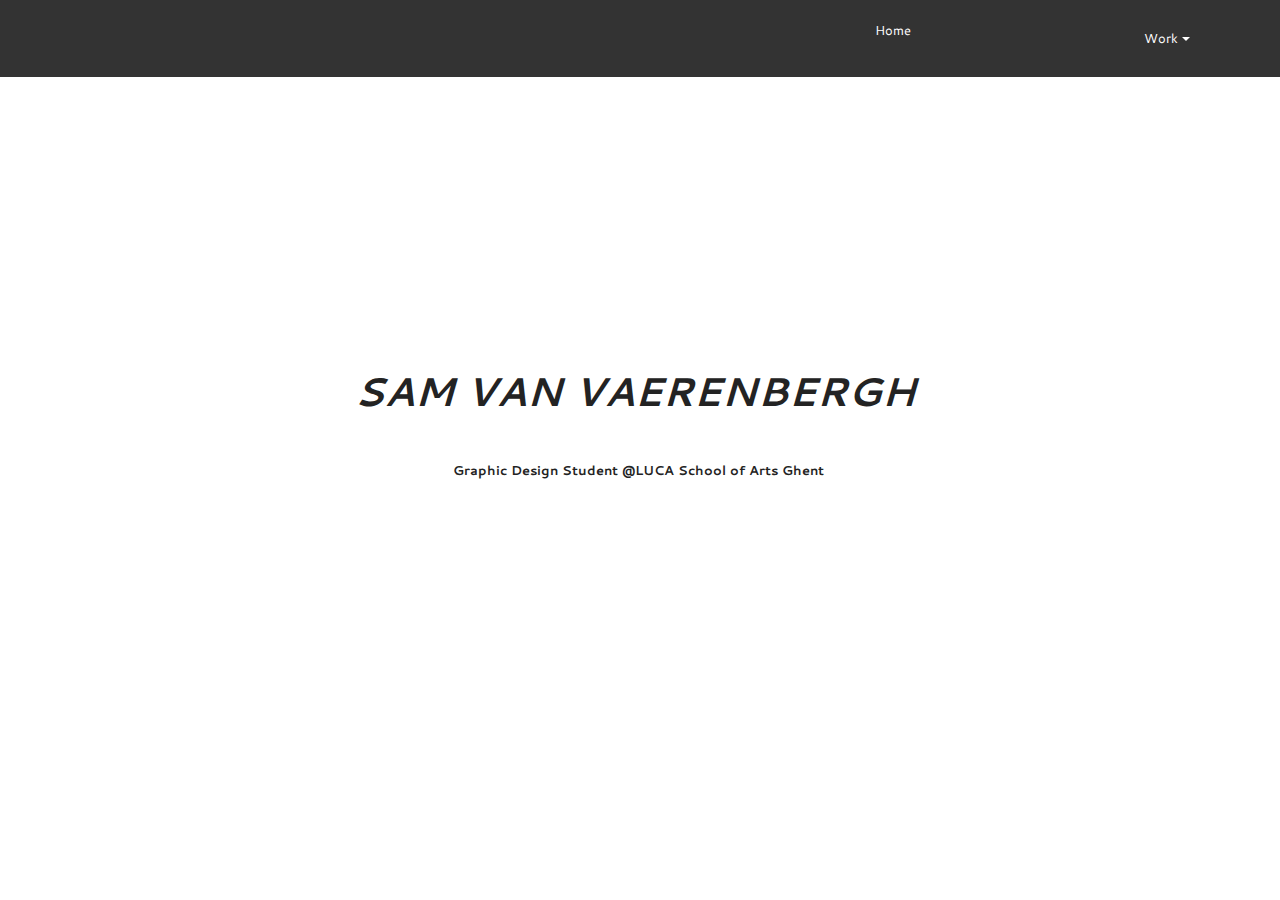
<file: index.html>
<!DOCTYPE html>
<html >
<head>
  <!-- Site made with Mobirise Website Builder v4.8.3, https://mobirise.com -->
  <meta charset="UTF-8">
  <meta http-equiv="X-UA-Compatible" content="IE=edge">
  <meta name="generator" content="Mobirise v4.8.3, mobirise.com">
  <meta name="viewport" content="width=device-width, initial-scale=1, minimum-scale=1">
  <link rel="shortcut icon" href="assets/images/logo2.png" type="image/x-icon">
  <meta name="description" content="">
  <title>Home</title>
  <link rel="stylesheet" href="assets/web/assets/mobirise-icons/mobirise-icons.css">
  <link rel="stylesheet" href="assets/tether/tether.min.css">
  <link rel="stylesheet" href="assets/bootstrap/css/bootstrap.min.css">
  <link rel="stylesheet" href="assets/bootstrap/css/bootstrap-grid.min.css">
  <link rel="stylesheet" href="assets/bootstrap/css/bootstrap-reboot.min.css">
  <link rel="stylesheet" href="assets/dropdown/css/style.css">
  <link rel="stylesheet" href="assets/theme/css/style.css">
  <link rel="stylesheet" href="assets/mobirise/css/mbr-additional.css" type="text/css">
  
  
  
</head>
<body>
  <section class="menu cid-r5q3Pxdelw" once="menu" id="menu1-5">

    

    <nav class="navbar navbar-expand beta-menu navbar-dropdown align-items-center navbar-fixed-top navbar-toggleable-sm">
        <button class="navbar-toggler navbar-toggler-right" type="button" data-toggle="collapse" data-target="#navbarSupportedContent" aria-controls="navbarSupportedContent" aria-expanded="false" aria-label="Toggle navigation">
            <div class="hamburger">
                <span></span>
                <span></span>
                <span></span>
                <span></span>
            </div>
        </button>
        <div class="menu-logo">
            <div class="navbar-brand">
                
                
            </div>
        </div>
        <div class="collapse navbar-collapse" id="navbarSupportedContent">
            <ul class="navbar-nav nav-dropdown nav-right navbar-nav-top-padding" data-app-modern-menu="true"><li class="nav-item">
                    <a class="nav-link link text-white display-7" href="https://mobirise.com">
                        </a>
                </li>
                <li class="nav-item">
                    <a class="nav-link link text-white display-7" href="https://mobirise.com">
                        </a>
                </li><li class="nav-item"><a class="nav-link link text-white display-7" href="index.html"><p>Home &nbsp; &nbsp; &nbsp; &nbsp; &nbsp; &nbsp; &nbsp;&nbsp;&nbsp;&nbsp;&nbsp;&nbsp;&nbsp;&nbsp;&nbsp;&nbsp;&nbsp;&nbsp;&nbsp;&nbsp;&nbsp;&nbsp;&nbsp;&nbsp;&nbsp;&nbsp;&nbsp;&nbsp;&nbsp;&nbsp;&nbsp;&nbsp;&nbsp;&nbsp;&nbsp;&nbsp;&nbsp;&nbsp;&nbsp; &nbsp; &nbsp; &nbsp;&nbsp;</p></a></li><li class="nav-item dropdown open"><a class="nav-link link text-white dropdown-toggle display-7" href="https://mobirise.com" data-toggle="dropdown-submenu" aria-expanded="true">
                        
                        Work</a><div class="dropdown-menu"><a class="text-white dropdown-item display-7" href="drukwerk.html">Grafisch ontwerp</a><a class="text-white dropdown-item display-7" href="tekeningen.html">Tekeningen</a><a class="text-white dropdown-item display-7" href="tekeningen2017.html">Archief</a></div></li></ul>
            
        </div>
    </nav>
</section>

<section class="engine"><a href="https://mobiri.se/j">website templates</a></section><section class="cid-qTkA127IK8 mbr-fullscreen" id="header2-1">

    

    

    <div class="container align-center">
        <div class="row justify-content-md-center">
            <div class="mbr-white col-md-10">
                <h1 class="mbr-section-title mbr-bold pb-3 mbr-fonts-style display-5"><em>SAM VAN VAERENBERGH&nbsp;</em></h1>
                
                <p class="mbr-text pb-3 mbr-fonts-style display-7"><strong><br>Graphic Design Student @LUCA School of Arts Ghent&nbsp;<br></strong><br></p>
                
            </div>
        </div>
    </div>
    
</section>


  <script src="assets/web/assets/jquery/jquery.min.js"></script>
  <script src="assets/popper/popper.min.js"></script>
  <script src="assets/tether/tether.min.js"></script>
  <script src="assets/bootstrap/js/bootstrap.min.js"></script>
  <script src="assets/smoothscroll/smooth-scroll.js"></script>
  <script src="assets/dropdown/js/script.min.js"></script>
  <script src="assets/touchswipe/jquery.touch-swipe.min.js"></script>
  <script src="assets/theme/js/script.js"></script>
  
  
</body>
</html>
</file>
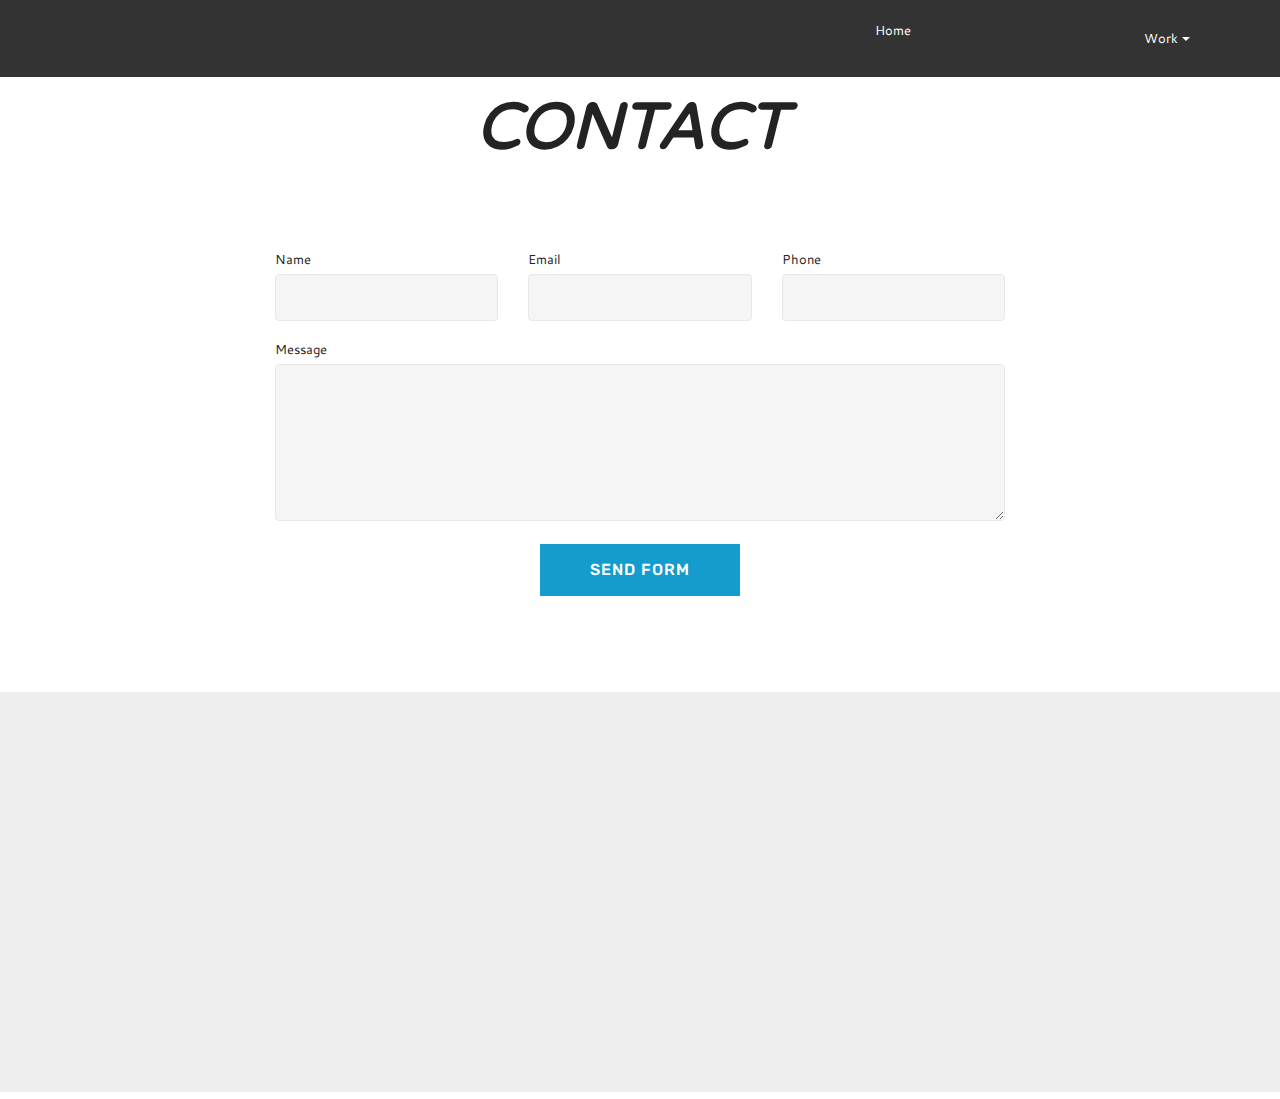
<file: contact .html>
<!DOCTYPE html>
<html >
<head>
  <!-- Site made with Mobirise Website Builder v4.8.3, https://mobirise.com -->
  <meta charset="UTF-8">
  <meta http-equiv="X-UA-Compatible" content="IE=edge">
  <meta name="generator" content="Mobirise v4.8.3, mobirise.com">
  <meta name="viewport" content="width=device-width, initial-scale=1, minimum-scale=1">
  <link rel="shortcut icon" href="assets/images/logo2.png" type="image/x-icon">
  <meta name="description" content="Site Generator Description">
  <title>Contact</title>
  <link rel="stylesheet" href="assets/web/assets/mobirise-icons/mobirise-icons.css">
  <link rel="stylesheet" href="assets/tether/tether.min.css">
  <link rel="stylesheet" href="assets/bootstrap/css/bootstrap.min.css">
  <link rel="stylesheet" href="assets/bootstrap/css/bootstrap-grid.min.css">
  <link rel="stylesheet" href="assets/bootstrap/css/bootstrap-reboot.min.css">
  <link rel="stylesheet" href="assets/dropdown/css/style.css">
  <link rel="stylesheet" href="assets/theme/css/style.css">
  <link rel="stylesheet" href="assets/mobirise/css/mbr-additional.css" type="text/css">
  
  
  
</head>
<body>
  <section class="menu cid-r64PjHKvKR" once="menu" id="menu1-s">

    

    <nav class="navbar navbar-expand beta-menu navbar-dropdown align-items-center navbar-fixed-top navbar-toggleable-sm">
        <button class="navbar-toggler navbar-toggler-right" type="button" data-toggle="collapse" data-target="#navbarSupportedContent" aria-controls="navbarSupportedContent" aria-expanded="false" aria-label="Toggle navigation">
            <div class="hamburger">
                <span></span>
                <span></span>
                <span></span>
                <span></span>
            </div>
        </button>
        <div class="menu-logo">
            <div class="navbar-brand">
                
                
            </div>
        </div>
        <div class="collapse navbar-collapse" id="navbarSupportedContent">
            <ul class="navbar-nav nav-dropdown nav-right navbar-nav-top-padding" data-app-modern-menu="true"><li class="nav-item">
                    <a class="nav-link link text-white display-7" href="https://mobirise.com">
                        </a>
                </li>
                <li class="nav-item">
                    <a class="nav-link link text-white display-7" href="https://mobirise.com">
                        </a>
                </li><li class="nav-item"><a class="nav-link link text-white display-7" href="index.html"><p>Home &nbsp; &nbsp; &nbsp; &nbsp; &nbsp; &nbsp; &nbsp;&nbsp;&nbsp;&nbsp;&nbsp;&nbsp;&nbsp;&nbsp;&nbsp;&nbsp;&nbsp;&nbsp;&nbsp;&nbsp;&nbsp;&nbsp;&nbsp;&nbsp;&nbsp;&nbsp;&nbsp;&nbsp;&nbsp;&nbsp;&nbsp;&nbsp;&nbsp;&nbsp;&nbsp;&nbsp;&nbsp;&nbsp;&nbsp; &nbsp; &nbsp; &nbsp;&nbsp;</p></a></li><li class="nav-item dropdown open"><a class="nav-link link text-white dropdown-toggle display-7" href="https://mobirise.com" data-toggle="dropdown-submenu" aria-expanded="true">
                        
                        Work</a><div class="dropdown-menu"><a class="text-white dropdown-item display-7" href="drukwerk.html">Grafisch ontwerp</a><a class="text-white dropdown-item display-7" href="tekeningen.html">Tekeningen</a><a class="text-white dropdown-item display-7" href="tekeningen2017.html">Archief</a></div></li></ul>
            
        </div>
    </nav>
</section>

<section class="engine"><a href="https://mobiri.se/l">free website templates</a></section><section class="mbr-section form1 cid-r64PGbZO6x" id="form1-v">

    

    
    <div class="container">
        <div class="row justify-content-center">
            <div class="title col-12 col-lg-8">
                <h2 class="mbr-section-title align-center pb-3 mbr-fonts-style display-2"><strong><em>
                    CONTACT&nbsp;</em></strong></h2>
                <h3 class="mbr-section-subtitle align-center mbr-light pb-3 mbr-fonts-style display-5"></h3>
            </div>
        </div>
    </div>
    <div class="container">
        <div class="row justify-content-center">
            <div class="media-container-column col-lg-8" data-form-type="formoid">
                    <div data-form-alert="" hidden="">Thanks for filling out the form!</div>
            
                    <form class="mbr-form" action="https://mobirise.com/" method="post" data-form-title="Mobirise Form"><input type="hidden" name="email" data-form-email="true" value="Jb71Xs+C7JhO7MJVMj/LXB3nggVIFve4ouctJnlxmSZQvciT5rHT/3mISQ76e/7Z/hStYJVlsyPu1wMDMvEj95Qf+FWpc9HwW1Nyk5i63CpYUgZu1+exlQRILoE8UGzA">
                        <div class="row row-sm-offset">
                            <div class="col-md-4 multi-horizontal" data-for="name">
                                <div class="form-group">
                                    <label class="form-control-label mbr-fonts-style display-7" for="name-form1-v">Name</label>
                                    <input type="text" class="form-control" name="name" data-form-field="Name" required="" id="name-form1-v">
                                </div>
                            </div>
                            <div class="col-md-4 multi-horizontal" data-for="email">
                                <div class="form-group">
                                    <label class="form-control-label mbr-fonts-style display-7" for="email-form1-v">Email</label>
                                    <input type="email" class="form-control" name="email" data-form-field="Email" required="" id="email-form1-v">
                                </div>
                            </div>
                            <div class="col-md-4 multi-horizontal" data-for="phone">
                                <div class="form-group">
                                    <label class="form-control-label mbr-fonts-style display-7" for="phone-form1-v">Phone</label>
                                    <input type="tel" class="form-control" name="phone" data-form-field="Phone" id="phone-form1-v">
                                </div>
                            </div>
                        </div>
                        <div class="form-group" data-for="message">
                            <label class="form-control-label mbr-fonts-style display-7" for="message-form1-v">Message</label>
                            <textarea type="text" class="form-control" name="message" rows="7" data-form-field="Message" id="message-form1-v"></textarea>
                        </div>
            
                        <span class="input-group-btn">
                            <button href="" type="submit" class="btn btn-primary btn-form display-4">SEND FORM</button>
                        </span>
                    </form>
            </div>
        </div>
    </div>
</section>

<section class="map1 cid-r64PWldXZv" id="map1-w">

     

    <div class="google-map"><iframe frameborder="0" style="border:0" src="https://www.google.com/maps/embed/v1/place?key=AIzaSyA0Dx_boXQiwvdz8sJHoYeZNVTdoWONYkU&amp;q=place_id:ChIJn6wOs6lZwokRLKy1iqRcoKw" allowfullscreen=""></iframe></div>
</section>


  <script src="assets/web/assets/jquery/jquery.min.js"></script>
  <script src="assets/popper/popper.min.js"></script>
  <script src="assets/tether/tether.min.js"></script>
  <script src="assets/bootstrap/js/bootstrap.min.js"></script>
  <script src="assets/smoothscroll/smooth-scroll.js"></script>
  <script src="assets/dropdown/js/script.min.js"></script>
  <script src="assets/touchswipe/jquery.touch-swipe.min.js"></script>
  <script src="assets/theme/js/script.js"></script>
  <script src="assets/formoid/formoid.min.js"></script>
  
  
</body>
</html>
</file>
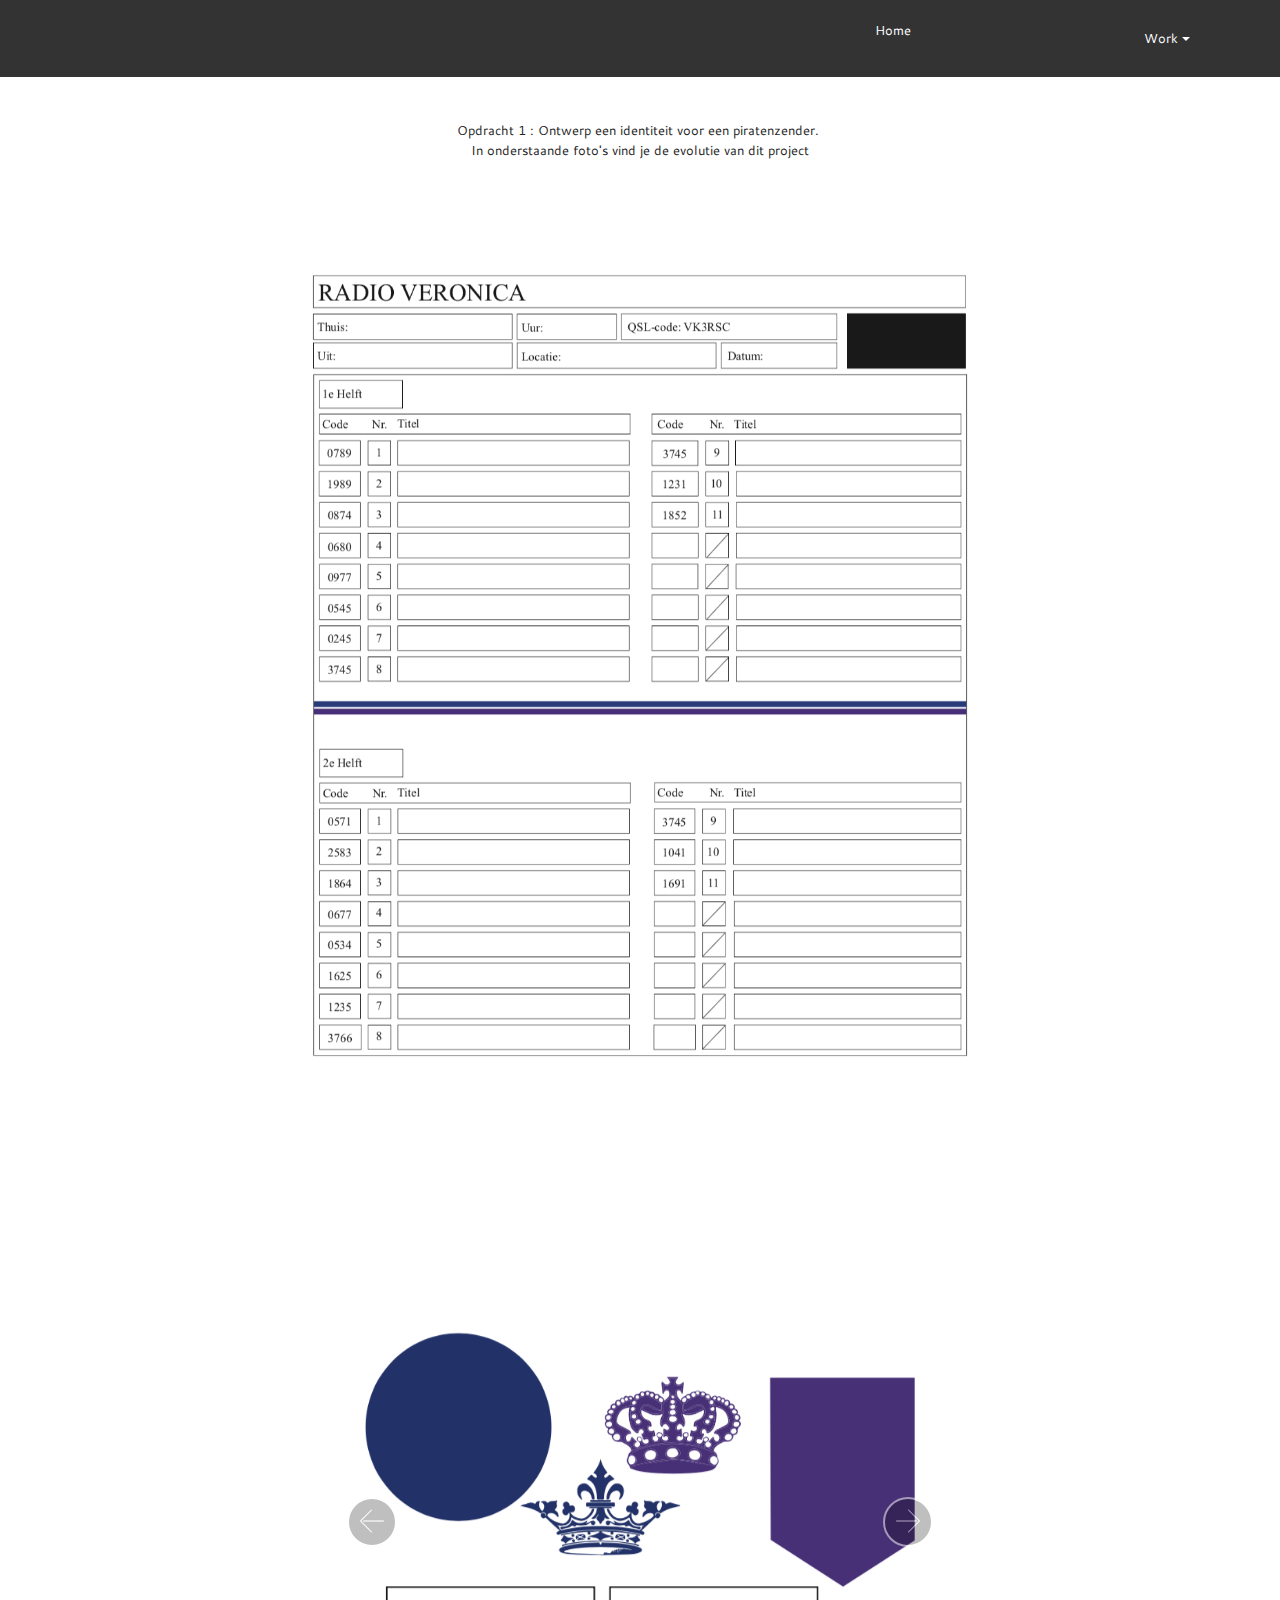
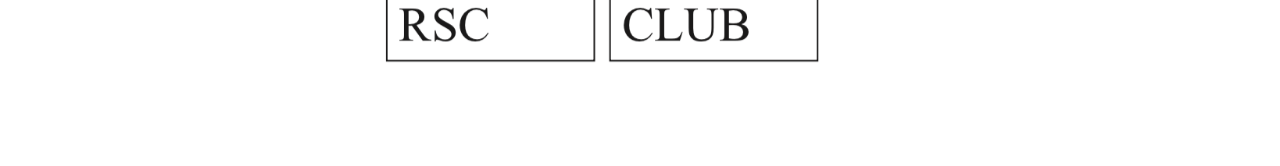
<file: drukwerk.html>
<!DOCTYPE html>
<html >
<head>
  <!-- Site made with Mobirise Website Builder v4.8.3, https://mobirise.com -->
  <meta charset="UTF-8">
  <meta http-equiv="X-UA-Compatible" content="IE=edge">
  <meta name="generator" content="Mobirise v4.8.3, mobirise.com">
  <meta name="viewport" content="width=device-width, initial-scale=1, minimum-scale=1">
  <link rel="shortcut icon" href="assets/images/logo2.png" type="image/x-icon">
  <meta name="description" content="Web Site Builder Description">
  <title>Drukwerk&nbsp;</title>
  <link rel="stylesheet" href="assets/web/assets/mobirise-icons/mobirise-icons.css">
  <link rel="stylesheet" href="assets/tether/tether.min.css">
  <link rel="stylesheet" href="assets/bootstrap/css/bootstrap.min.css">
  <link rel="stylesheet" href="assets/bootstrap/css/bootstrap-grid.min.css">
  <link rel="stylesheet" href="assets/bootstrap/css/bootstrap-reboot.min.css">
  <link rel="stylesheet" href="assets/dropdown/css/style.css">
  <link rel="stylesheet" href="assets/theme/css/style.css">
  <link rel="stylesheet" href="assets/mobirise/css/mbr-additional.css" type="text/css">
  
  
  
</head>
<body>
  <section class="menu cid-r8kICdwWj4" once="menu" id="menu1-1d">

    

    <nav class="navbar navbar-expand beta-menu navbar-dropdown align-items-center navbar-fixed-top navbar-toggleable-sm">
        <button class="navbar-toggler navbar-toggler-right" type="button" data-toggle="collapse" data-target="#navbarSupportedContent" aria-controls="navbarSupportedContent" aria-expanded="false" aria-label="Toggle navigation">
            <div class="hamburger">
                <span></span>
                <span></span>
                <span></span>
                <span></span>
            </div>
        </button>
        <div class="menu-logo">
            <div class="navbar-brand">
                
                
            </div>
        </div>
        <div class="collapse navbar-collapse" id="navbarSupportedContent">
            <ul class="navbar-nav nav-dropdown nav-right navbar-nav-top-padding" data-app-modern-menu="true"><li class="nav-item">
                    <a class="nav-link link text-white display-7" href="https://mobirise.com">
                        </a>
                </li>
                <li class="nav-item">
                    <a class="nav-link link text-white display-7" href="https://mobirise.com">
                        </a>
                </li><li class="nav-item"><a class="nav-link link text-white display-7" href="index.html"><p>Home &nbsp; &nbsp; &nbsp; &nbsp; &nbsp; &nbsp; &nbsp;&nbsp;&nbsp;&nbsp;&nbsp;&nbsp;&nbsp;&nbsp;&nbsp;&nbsp;&nbsp;&nbsp;&nbsp;&nbsp;&nbsp;&nbsp;&nbsp;&nbsp;&nbsp;&nbsp;&nbsp;&nbsp;&nbsp;&nbsp;&nbsp;&nbsp;&nbsp;&nbsp;&nbsp;&nbsp;&nbsp;&nbsp;&nbsp; &nbsp; &nbsp; &nbsp;&nbsp;</p></a></li><li class="nav-item dropdown open"><a class="nav-link link text-white dropdown-toggle display-7" href="https://mobirise.com" data-toggle="dropdown-submenu" aria-expanded="true">
                        
                        Work</a><div class="dropdown-menu"><a class="text-white dropdown-item display-7" href="drukwerk.html">Grafisch ontwerp</a><a class="text-white dropdown-item display-7" href="tekeningen.html">Tekeningen</a><a class="text-white dropdown-item display-7" href="tekeningen2017.html">Archief</a></div></li></ul>
            
        </div>
    </nav>
</section>

<section class="engine"><a href="https://mobiri.se/w">free html5 templates</a></section><section class="header4 cid-r6mDg1FUkb mbr-fullscreen" id="header4-13">

    

    

    <div class="container">
        <div class="row justify-content-md-center">
            <div class="media-content col-md-10">
                <h1 class="mbr-section-title align-center mbr-white pb-3 mbr-bold mbr-fonts-style display-5"><em>Drukwerk&nbsp;</em></h1>
                
                <div class="mbr-text align-center mbr-white pb-3">
                    <p class="mbr-text mbr-fonts-style display-7">Opdracht 1 : Ontwerp een identiteit voor een piratenzender.&nbsp;<br>In onderstaande foto's vind je de evolutie van dit project<br><br></p>
                </div>
                
            </div>
            <div class="mbr-figure pt-5">
                <img src="assets/images/screenshot-2018-11-10-at-11.34.57-992x1402.png" alt="Mobirise" title="" style="width: 60%;">
            </div>
        </div>
    </div>
</section>

<section class="carousel slide cid-r6mDg21ypK" data-interval="false" id="slider2-14">

    
    <div class="container content-slider">
        <div class="content-slider-wrap">
            <div><div class="mbr-slider slide carousel" data-pause="true" data-keyboard="false" data-ride="false" data-interval="false"><div class="carousel-inner" role="listbox"><div class="carousel-item slider-fullscreen-image" data-bg-video-slide="false" style="background-image: url(assets/images/screen-shot-2018-10-13-at-15.27.53-1522x978.png);"><div class="container container-slide"><div class="image_wrapper"><img src="assets/images/screen-shot-2018-10-13-at-15.27.53-1522x978.png"><div class="carousel-caption justify-content-center"><div class="col-10 align-center"></div></div></div></div></div><div class="carousel-item slider-fullscreen-image" data-bg-video-slide="false" style="background-image: url(assets/images/screen-shot-2018-10-13-at-15.28.52-806x1144.png);"><div class="container container-slide"><div class="image_wrapper"><img src="assets/images/screen-shot-2018-10-13-at-15.28.52-806x1144.png"><div class="carousel-caption justify-content-center"><div class="col-10 align-center"></div></div></div></div></div><div class="carousel-item slider-fullscreen-image" data-bg-video-slide="false" style="background-image: url(assets/images/screenshot-2018-11-10-at-11.33.53-1790x1152.png);"><div class="container container-slide"><div class="image_wrapper"><img src="assets/images/screenshot-2018-11-10-at-11.33.53-1790x1152.png"><div class="carousel-caption justify-content-center"><div class="col-10 align-center"></div></div></div></div></div><div class="carousel-item slider-fullscreen-image active" data-bg-video-slide="false" style="background-image: url(assets/images/screenshot-2018-11-10-at-11.37.18-796x512.png);"><div class="container container-slide"><div class="image_wrapper"><img src="assets/images/screenshot-2018-11-10-at-11.37.18-796x512.png"><div class="carousel-caption justify-content-center"><div class="col-10 align-center"></div></div></div></div></div></div><a data-app-prevent-settings="" class="carousel-control carousel-control-prev" role="button" data-slide="prev" href="#slider2-14"><span aria-hidden="true" class="mbri-left mbr-iconfont"></span><span class="sr-only">Previous</span></a><a data-app-prevent-settings="" class="carousel-control carousel-control-next" role="button" data-slide="next" href="#slider2-14"><span aria-hidden="true" class="mbri-right mbr-iconfont"></span><span class="sr-only">Next</span></a></div></div> 
        </div>
    </div>
</section>


  <script src="assets/web/assets/jquery/jquery.min.js"></script>
  <script src="assets/popper/popper.min.js"></script>
  <script src="assets/tether/tether.min.js"></script>
  <script src="assets/bootstrap/js/bootstrap.min.js"></script>
  <script src="assets/smoothscroll/smooth-scroll.js"></script>
  <script src="assets/dropdown/js/script.min.js"></script>
  <script src="assets/bootstrapcarouselswipe/bootstrap-carousel-swipe.js"></script>
  <script src="assets/ytplayer/jquery.mb.ytplayer.min.js"></script>
  <script src="assets/vimeoplayer/jquery.mb.vimeo_player.js"></script>
  <script src="assets/touchswipe/jquery.touch-swipe.min.js"></script>
  <script src="assets/theme/js/script.js"></script>
  <script src="assets/slidervideo/script.js"></script>
  
  
</body>
</html>
</file>
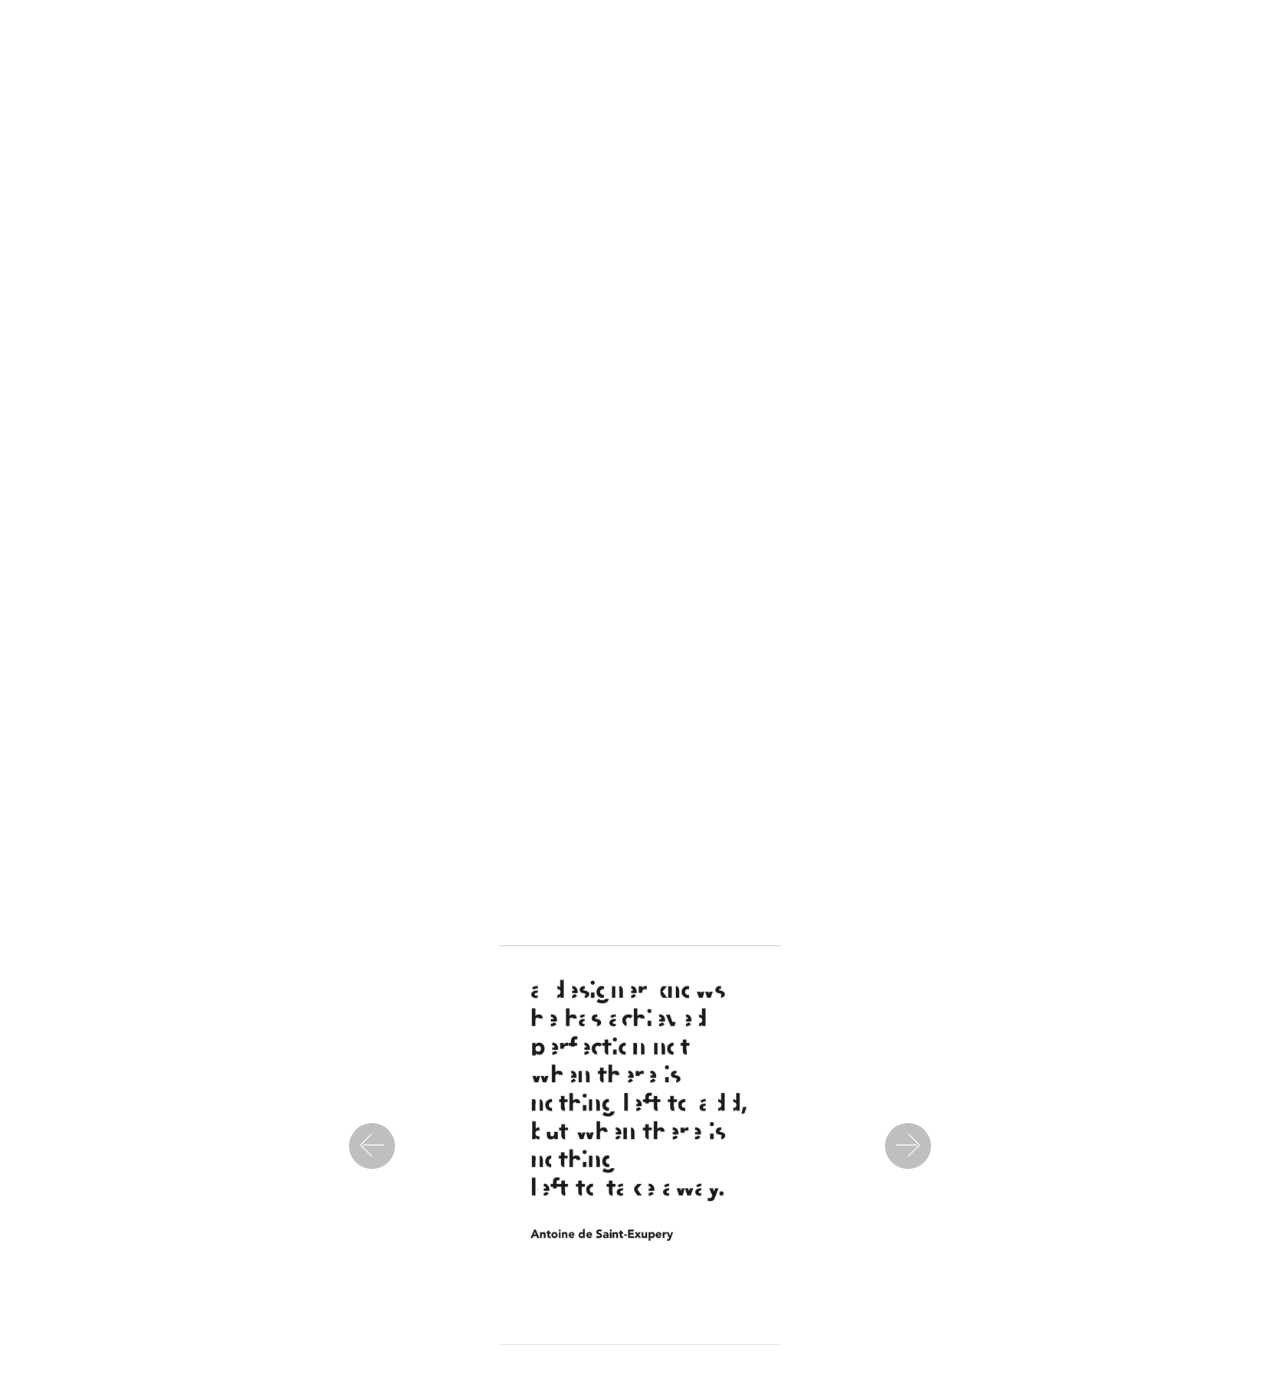
<file: grafischontwerp2017.html>
<!DOCTYPE html>
<html >
<head>
  <!-- Site made with Mobirise Website Builder v4.8.3, https://mobirise.com -->
  <meta charset="UTF-8">
  <meta http-equiv="X-UA-Compatible" content="IE=edge">
  <meta name="generator" content="Mobirise v4.8.3, mobirise.com">
  <meta name="viewport" content="width=device-width, initial-scale=1, minimum-scale=1">
  <link rel="shortcut icon" href="assets/images/logo2.png" type="image/x-icon">
  <meta name="description" content="Web Site Builder Description">
  <title>Grafisch Ontwerp 2017</title>
  <link rel="stylesheet" href="assets/web/assets/mobirise-icons/mobirise-icons.css">
  <link rel="stylesheet" href="assets/tether/tether.min.css">
  <link rel="stylesheet" href="assets/bootstrap/css/bootstrap.min.css">
  <link rel="stylesheet" href="assets/bootstrap/css/bootstrap-grid.min.css">
  <link rel="stylesheet" href="assets/bootstrap/css/bootstrap-reboot.min.css">
  <link rel="stylesheet" href="assets/theme/css/style.css">
  <link rel="stylesheet" href="assets/mobirise/css/mbr-additional.css" type="text/css">
  
  
  
</head>
<body>
  <section class="header1 cid-r6mJ3IzDnc mbr-fullscreen" id="header1-1a">

    

    

    <div class="container">
        <div class="row justify-content-md-center">
            <div class="mbr-white col-md-10">
                <h1 class="mbr-section-title align-center mbr-bold pb-3 mbr-fonts-style display-5"><em>GRAFISCH ONTWERP&nbsp;<br>2017 - 2018</em></h1>
                
                
                
            </div>
        </div>
    </div>

</section>

<section class="engine"><a href="https://mobiri.se/v">free html templates</a></section><section class="carousel slide cid-r64Vjaf9Xq" data-interval="false" id="slider2-y">

    
    <div class="container content-slider">
        <div class="content-slider-wrap">
            <div><div class="mbr-slider slide carousel" data-pause="true" data-keyboard="false" data-ride="false" data-interval="false"><div class="carousel-inner" role="listbox"><div class="carousel-item slider-fullscreen-image" data-bg-video-slide="false" style="background-image: url(assets/images/screen-shot-2018-10-13-at-15.11.21-1246x1766.png);"><div class="container container-slide"><div class="image_wrapper"><img src="assets/images/screen-shot-2018-10-13-at-15.11.21-1246x1766.png"><div class="carousel-caption justify-content-center"><div class="col-10 align-center"></div></div></div></div></div><div class="carousel-item slider-fullscreen-image" data-bg-video-slide="false" style="background-image: url(assets/images/screen-shot-2018-10-13-at-15.06.26-968x1380.png);"><div class="container container-slide"><div class="image_wrapper"><img src="assets/images/screen-shot-2018-10-13-at-15.06.26-968x1380.png"><div class="carousel-caption justify-content-center"><div class="col-10 align-center"></div></div></div></div></div><div class="carousel-item slider-fullscreen-image" data-bg-video-slide="false" style="background-image: url(assets/images/screen-shot-2018-10-13-at-15.06.00-964x1388.png);"><div class="container container-slide"><div class="image_wrapper"><img src="assets/images/screen-shot-2018-10-13-at-15.06.00-964x1388.png"><div class="carousel-caption justify-content-center"><div class="col-10 align-center"></div></div></div></div></div><div class="carousel-item slider-fullscreen-image active" data-bg-video-slide="false" style="background-image: url(assets/images/screen-shot-2018-10-13-at-15.02.09-736x1044.png);"><div class="container container-slide"><div class="image_wrapper"><img src="assets/images/screen-shot-2018-10-13-at-15.02.09-736x1044.png"><div class="carousel-caption justify-content-center"><div class="col-10 align-center"></div></div></div></div></div></div><a data-app-prevent-settings="" class="carousel-control carousel-control-prev" role="button" data-slide="prev" href="#slider2-y"><span aria-hidden="true" class="mbri-left mbr-iconfont"></span><span class="sr-only">Previous</span></a><a data-app-prevent-settings="" class="carousel-control carousel-control-next" role="button" data-slide="next" href="#slider2-y"><span aria-hidden="true" class="mbri-right mbr-iconfont"></span><span class="sr-only">Next</span></a></div></div> 
        </div>
    </div>
</section>


  <script src="assets/web/assets/jquery/jquery.min.js"></script>
  <script src="assets/popper/popper.min.js"></script>
  <script src="assets/tether/tether.min.js"></script>
  <script src="assets/bootstrap/js/bootstrap.min.js"></script>
  <script src="assets/ytplayer/jquery.mb.ytplayer.min.js"></script>
  <script src="assets/vimeoplayer/jquery.mb.vimeo_player.js"></script>
  <script src="assets/bootstrapcarouselswipe/bootstrap-carousel-swipe.js"></script>
  <script src="assets/smoothscroll/smooth-scroll.js"></script>
  <script src="assets/theme/js/script.js"></script>
  <script src="assets/slidervideo/script.js"></script>
  
  
</body>
</html>
</file>
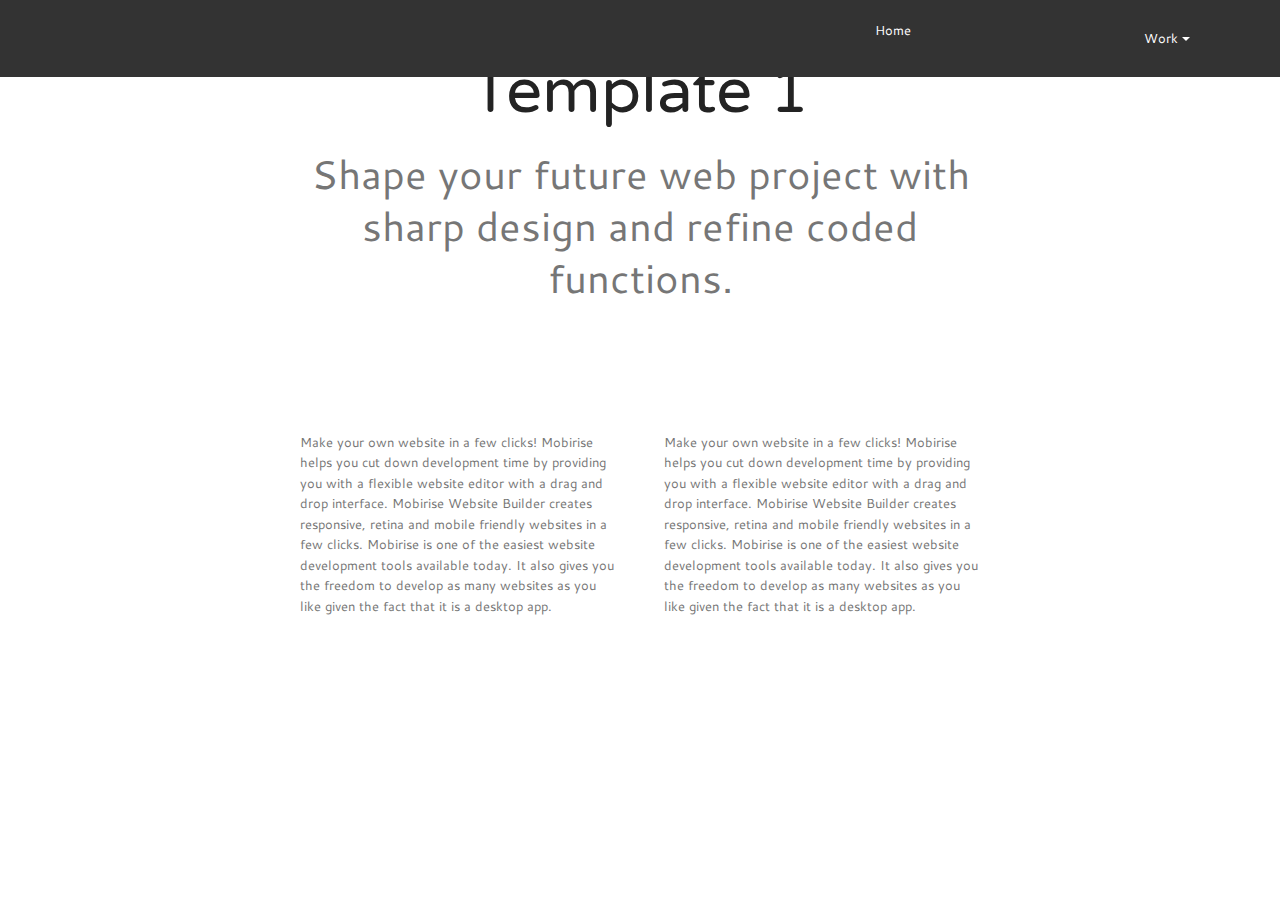
<file: page1.html>
<!DOCTYPE html>
<html >
<head>
  <!-- Site made with Mobirise Website Builder v4.8.3, https://mobirise.com -->
  <meta charset="UTF-8">
  <meta http-equiv="X-UA-Compatible" content="IE=edge">
  <meta name="generator" content="Mobirise v4.8.3, mobirise.com">
  <meta name="viewport" content="width=device-width, initial-scale=1, minimum-scale=1">
  <link rel="shortcut icon" href="assets/images/logo2.png" type="image/x-icon">
  <meta name="description" content="Site Generator Description">
  <title>Template 1</title>
  <link rel="stylesheet" href="assets/web/assets/mobirise-icons/mobirise-icons.css">
  <link rel="stylesheet" href="assets/tether/tether.min.css">
  <link rel="stylesheet" href="assets/bootstrap/css/bootstrap.min.css">
  <link rel="stylesheet" href="assets/bootstrap/css/bootstrap-grid.min.css">
  <link rel="stylesheet" href="assets/bootstrap/css/bootstrap-reboot.min.css">
  <link rel="stylesheet" href="assets/dropdown/css/style.css">
  <link rel="stylesheet" href="assets/theme/css/style.css">
  <link rel="stylesheet" href="assets/mobirise/css/mbr-additional.css" type="text/css">
  
  
  
</head>
<body>
  <section class="menu cid-r5q3Pxdelw" once="menu" id="menu1-6">

    

    <nav class="navbar navbar-expand beta-menu navbar-dropdown align-items-center navbar-fixed-top navbar-toggleable-sm">
        <button class="navbar-toggler navbar-toggler-right" type="button" data-toggle="collapse" data-target="#navbarSupportedContent" aria-controls="navbarSupportedContent" aria-expanded="false" aria-label="Toggle navigation">
            <div class="hamburger">
                <span></span>
                <span></span>
                <span></span>
                <span></span>
            </div>
        </button>
        <div class="menu-logo">
            <div class="navbar-brand">
                
                
            </div>
        </div>
        <div class="collapse navbar-collapse" id="navbarSupportedContent">
            <ul class="navbar-nav nav-dropdown nav-right navbar-nav-top-padding" data-app-modern-menu="true"><li class="nav-item">
                    <a class="nav-link link text-white display-7" href="https://mobirise.com">
                        </a>
                </li>
                <li class="nav-item">
                    <a class="nav-link link text-white display-7" href="https://mobirise.com">
                        </a>
                </li><li class="nav-item"><a class="nav-link link text-white display-7" href="index.html"><p>Home &nbsp; &nbsp; &nbsp; &nbsp; &nbsp; &nbsp; &nbsp;&nbsp;&nbsp;&nbsp;&nbsp;&nbsp;&nbsp;&nbsp;&nbsp;&nbsp;&nbsp;&nbsp;&nbsp;&nbsp;&nbsp;&nbsp;&nbsp;&nbsp;&nbsp;&nbsp;&nbsp;&nbsp;&nbsp;&nbsp;&nbsp;&nbsp;&nbsp;&nbsp;&nbsp;&nbsp;&nbsp;&nbsp;&nbsp; &nbsp; &nbsp; &nbsp;&nbsp;</p></a></li><li class="nav-item dropdown open"><a class="nav-link link text-white dropdown-toggle display-7" href="https://mobirise.com" data-toggle="dropdown-submenu" aria-expanded="true">
                        
                        Work</a><div class="dropdown-menu"><a class="text-white dropdown-item display-7" href="drukwerk.html">Grafisch ontwerp</a><a class="text-white dropdown-item display-7" href="tekeningen.html">Tekeningen</a><a class="text-white dropdown-item display-7" href="tekeningen2017.html">Archief</a></div></li></ul>
            
        </div>
    </nav>
</section>

<section class="engine"><a href="https://mobiri.se/h">create your own web page</a></section><section class="mbr-section content4 cid-r5qfutWDlI" id="content4-8">

    

    <div class="container">
        <div class="media-container-row">
            <div class="title col-12 col-md-8">
                <h2 class="align-center pb-3 mbr-fonts-style display-2">
                    Template 1</h2>
                <h3 class="mbr-section-subtitle align-center mbr-light mbr-fonts-style display-5">
                    Shape your future web project with sharp design and refine coded functions.
                </h3>
                
            </div>
        </div>
    </div>
</section>

<section class="mbr-section article content3 cid-r5qfytFkRQ" id="content3-9">
      
     

    <div class="container">
        <div class="media-container-row">
            <div class="row col-12 col-md-8">
                <div class="col-12 col-md-6 pr-lg-4 mbr-text mbr-fonts-style display-7">
                     Make your own website in a few clicks! Mobirise helps you cut down development time by providing you with a flexible website editor with a drag and drop interface. Mobirise Website Builder creates responsive, retina and mobile friendly websites in a few clicks. Mobirise is one of the easiest website development tools available today. It also gives you the freedom to develop as many websites as you like given the fact that it is a desktop app.
                </div>
                <div class="col-12 col-md-6 pl-lg-4 mbr-text mbr-fonts-style display-7">
                     Make your own website in a few clicks! Mobirise helps you cut down development time by providing you with a flexible website editor with a drag and drop interface. Mobirise Website Builder creates responsive, retina and mobile friendly websites in a few clicks. Mobirise is one of the easiest website development tools available today. It also gives you the freedom to develop as many websites as you like given the fact that it is a desktop app.
                </div>
            </div>
        </div>
    </div>
</section>


  <script src="assets/web/assets/jquery/jquery.min.js"></script>
  <script src="assets/popper/popper.min.js"></script>
  <script src="assets/tether/tether.min.js"></script>
  <script src="assets/bootstrap/js/bootstrap.min.js"></script>
  <script src="assets/smoothscroll/smooth-scroll.js"></script>
  <script src="assets/dropdown/js/script.min.js"></script>
  <script src="assets/touchswipe/jquery.touch-swipe.min.js"></script>
  <script src="assets/theme/js/script.js"></script>
  
  
</body>
</html>
</file>
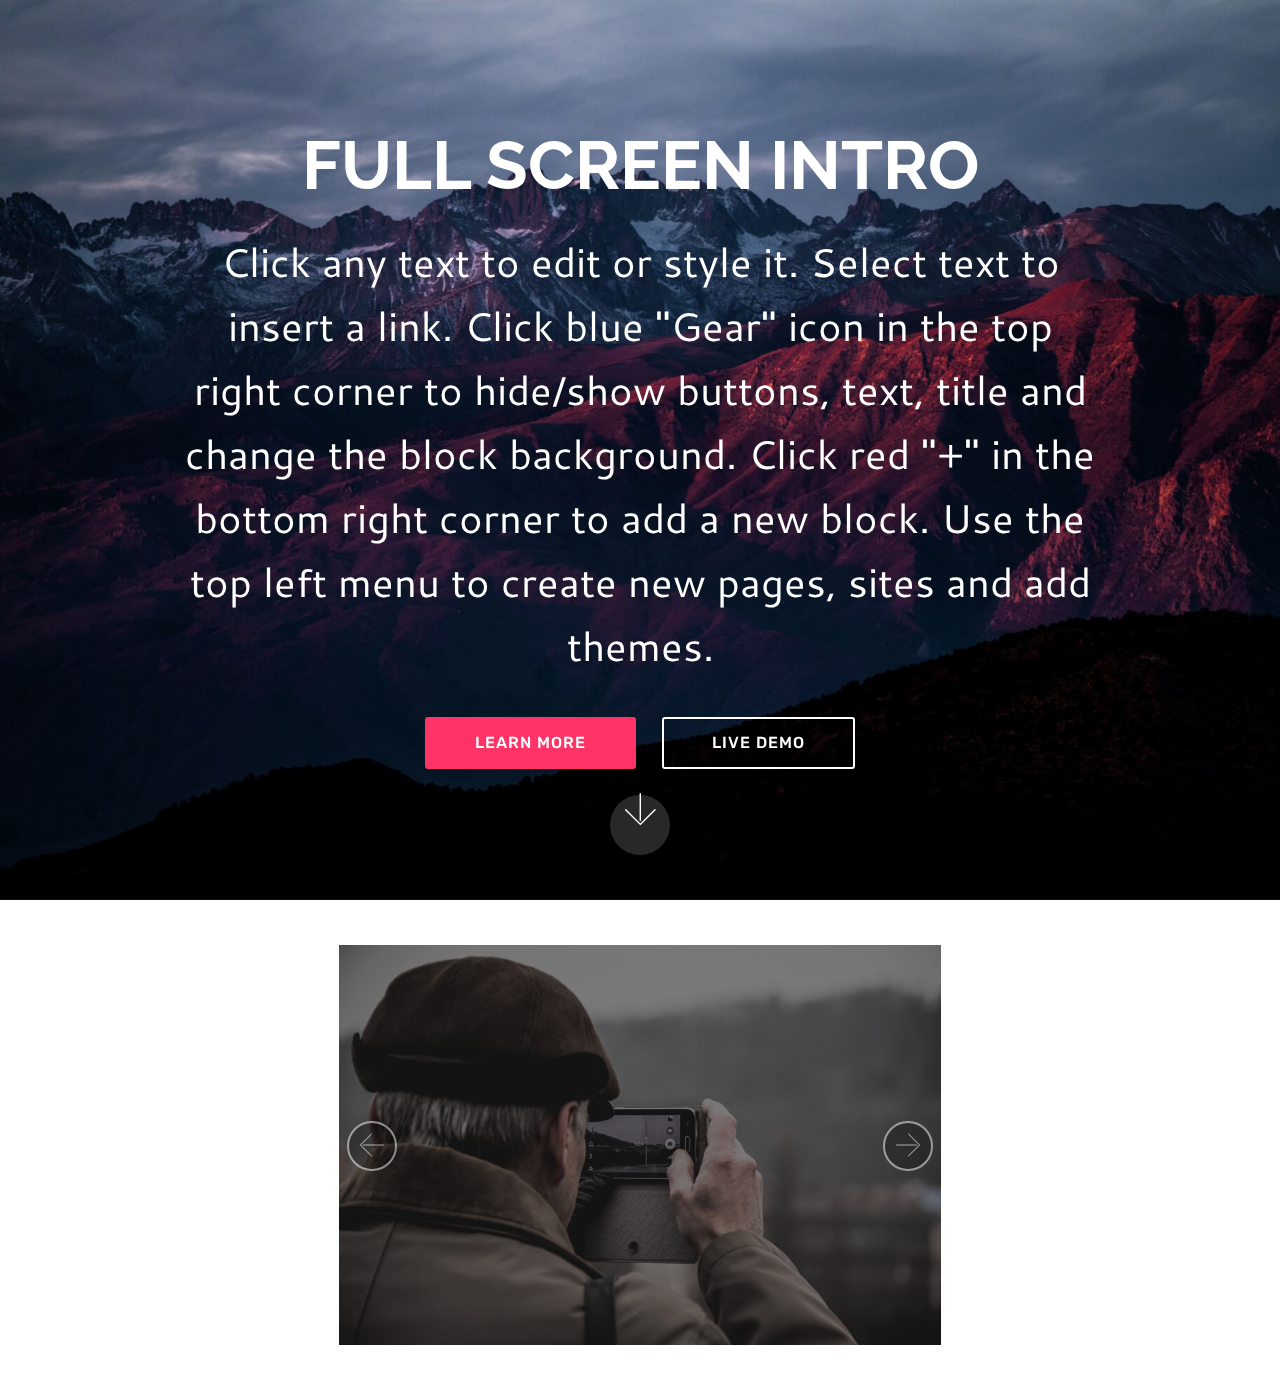
<file: page2.html>
<!DOCTYPE html>
<html >
<head>
  <!-- Site made with Mobirise Website Builder v4.8.3, https://mobirise.com -->
  <meta charset="UTF-8">
  <meta http-equiv="X-UA-Compatible" content="IE=edge">
  <meta name="generator" content="Mobirise v4.8.3, mobirise.com">
  <meta name="viewport" content="width=device-width, initial-scale=1, minimum-scale=1">
  <link rel="shortcut icon" href="assets/images/logo2.png" type="image/x-icon">
  <meta name="description" content="Web Site Builder Description">
  <title>Template 2</title>
  <link rel="stylesheet" href="assets/web/assets/mobirise-icons/mobirise-icons.css">
  <link rel="stylesheet" href="assets/tether/tether.min.css">
  <link rel="stylesheet" href="assets/bootstrap/css/bootstrap.min.css">
  <link rel="stylesheet" href="assets/bootstrap/css/bootstrap-grid.min.css">
  <link rel="stylesheet" href="assets/bootstrap/css/bootstrap-reboot.min.css">
  <link rel="stylesheet" href="assets/theme/css/style.css">
  <link rel="stylesheet" href="assets/mobirise/css/mbr-additional.css" type="text/css">
  
  
  
</head>
<body>
  <section class="cid-r8ZEa0Bm10 mbr-fullscreen mbr-parallax-background" id="header2-1f">

    

    

    <div class="container align-center">
        <div class="row justify-content-md-center">
            <div class="mbr-white col-md-10">
                <h1 class="mbr-section-title mbr-bold pb-3 mbr-fonts-style display-1">
                    FULL SCREEN INTRO
                </h1>
                
                <p class="mbr-text pb-3 mbr-fonts-style display-5">
                    Click any text to edit or style it. Select text to insert a link. Click blue "Gear" icon in the top right corner to hide/show buttons, text, title and change the block background. Click red "+" in the bottom right corner to add a new block. Use the top left menu to create new pages, sites and add themes.
                </p>
                <div class="mbr-section-btn">
                    <a class="btn btn-md btn-secondary display-4" href="https://mobirise.com">LEARN MORE</a>
                    <a class="btn btn-md btn-white-outline display-4" href="https://mobirise.com">LIVE DEMO</a>
                </div>
            </div>
        </div>
    </div>
    <div class="mbr-arrow hidden-sm-down" aria-hidden="true">
        <a href="#next">
            <i class="mbri-down mbr-iconfont"></i>
        </a>
    </div>
</section>

<section class="engine"><a href="https://mobiri.se/y">html web templates</a></section><section class="carousel slide cid-r5qgafNYfy" data-interval="false" id="slider2-h">

    
    <div class="container content-slider">
        <div class="content-slider-wrap">
            <div><div class="mbr-slider slide carousel" data-pause="true" data-keyboard="false" data-ride="false" data-interval="false"><div class="carousel-inner" role="listbox"><div class="carousel-item slider-fullscreen-image" data-bg-video-slide="false" style="background-image: url(assets/images/1.jpg);"><div class="container container-slide"><div class="image_wrapper"><div class="mbr-overlay"></div><img src="assets/images/1.jpg"><div class="carousel-caption justify-content-center"><div class="col-10 align-center"><p class="lead mbr-text mbr-fonts-style display-7">Choose from the large selection of latest pre-made blocks - jumbotrons, hero images, parallax scrolling, video backgrounds, hamburger menu, sticky header and more.</p></div></div></div></div></div><div class="carousel-item slider-fullscreen-image" data-bg-video-slide="https://www.youtube.com/watch?v=fwkKc6M60-0"><div class="mbr-overlay"></div><div class="container container-slide"><div class="image_wrapper"><img src="assets/images/2.jpg" style="opacity: 0;"><div class="carousel-caption justify-content-center"><div class="col-10 align-center"><p class="lead mbr-text mbr-fonts-style display-7">Slide with youtube video background and color overlay. Title and text are aligned to the left.</p></div></div></div></div></div><div class="carousel-item slider-fullscreen-image active" data-bg-video-slide="false" style="background-image: url(assets/images/3.jpg);"><div class="container container-slide"><div class="image_wrapper"><div class="mbr-overlay"></div><img src="assets/images/3.jpg"><div class="carousel-caption justify-content-center"><div class="col-10 align-center"></div></div></div></div></div></div><a data-app-prevent-settings="" class="carousel-control carousel-control-prev" role="button" data-slide="prev" href="#slider2-h"><span aria-hidden="true" class="mbri-left mbr-iconfont"></span><span class="sr-only">Previous</span></a><a data-app-prevent-settings="" class="carousel-control carousel-control-next" role="button" data-slide="next" href="#slider2-h"><span aria-hidden="true" class="mbri-right mbr-iconfont"></span><span class="sr-only">Next</span></a></div></div> 
        </div>
    </div>
</section>


  <script src="assets/web/assets/jquery/jquery.min.js"></script>
  <script src="assets/popper/popper.min.js"></script>
  <script src="assets/tether/tether.min.js"></script>
  <script src="assets/bootstrap/js/bootstrap.min.js"></script>
  <script src="assets/smoothscroll/smooth-scroll.js"></script>
  <script src="assets/ytplayer/jquery.mb.ytplayer.min.js"></script>
  <script src="assets/vimeoplayer/jquery.mb.vimeo_player.js"></script>
  <script src="assets/bootstrapcarouselswipe/bootstrap-carousel-swipe.js"></script>
  <script src="assets/parallax/jarallax.min.js"></script>
  <script src="assets/theme/js/script.js"></script>
  <script src="assets/slidervideo/script.js"></script>
  
  
</body>
</html>
</file>
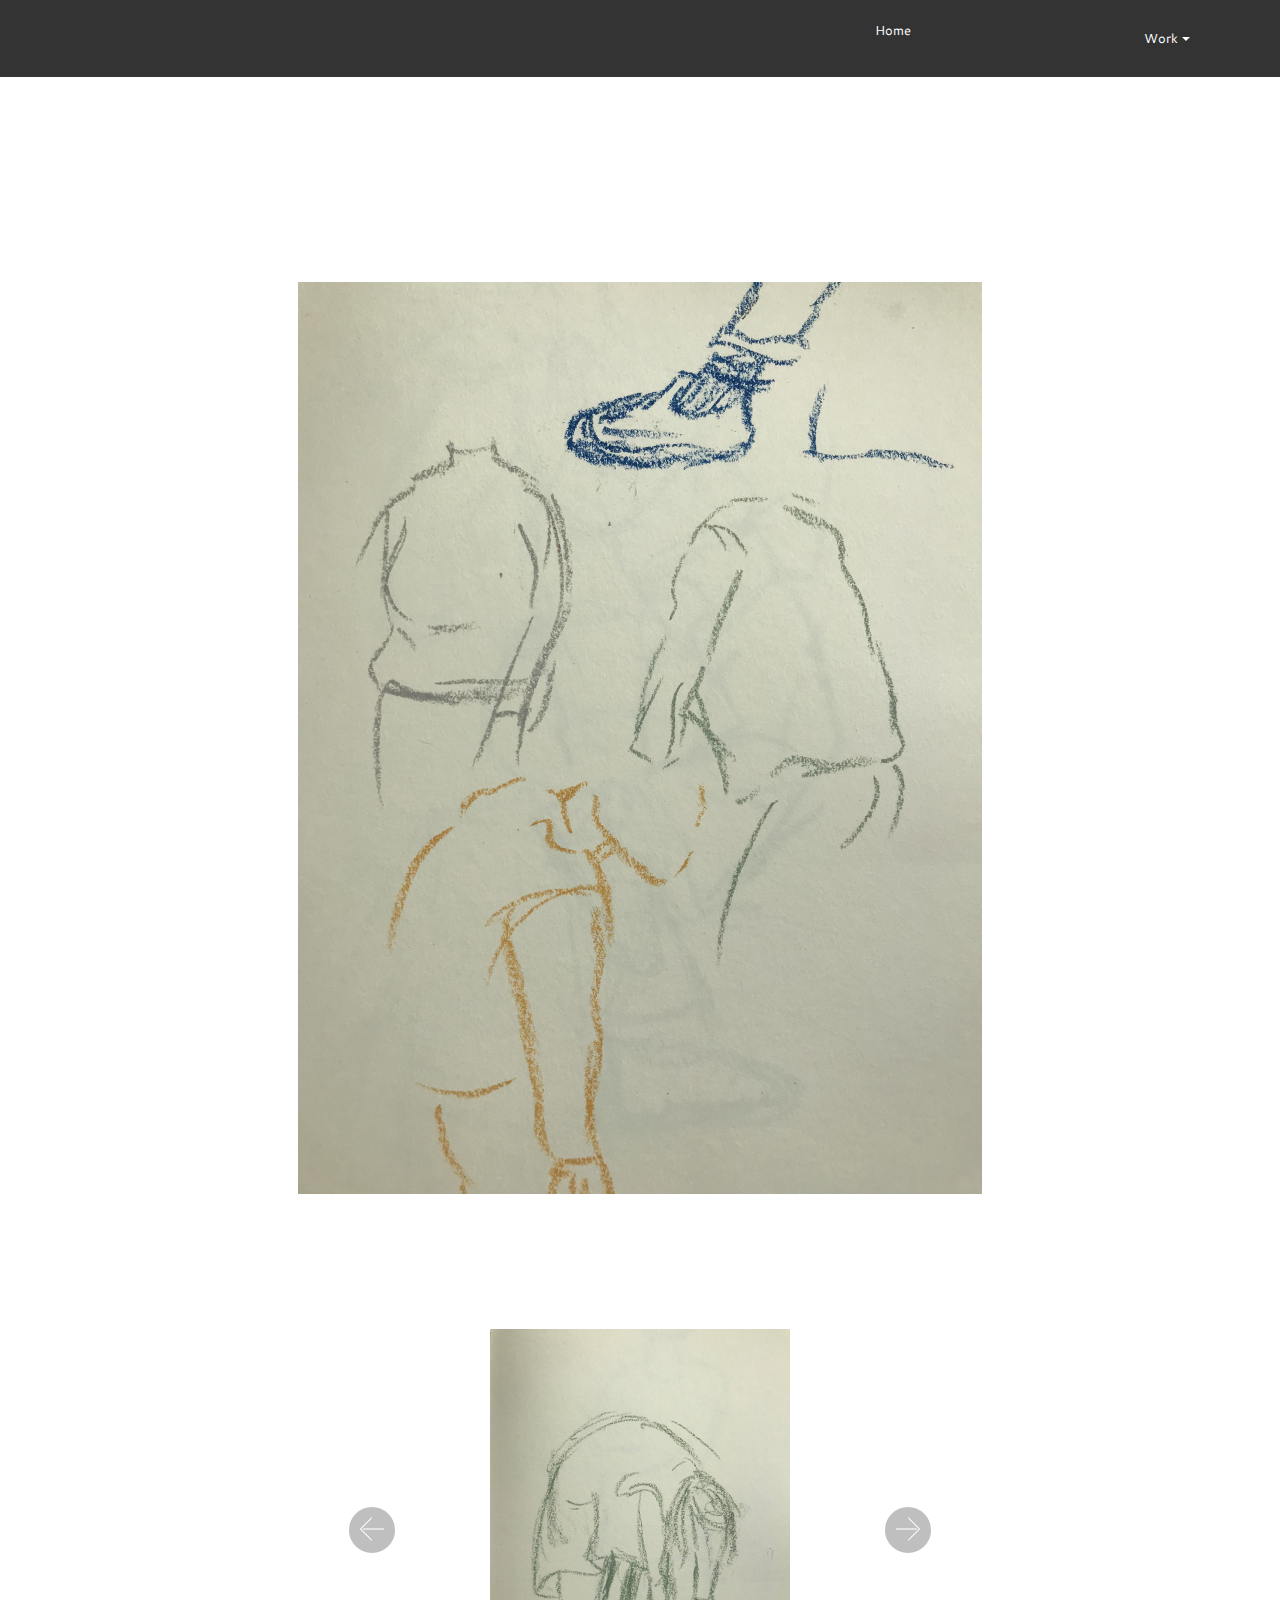
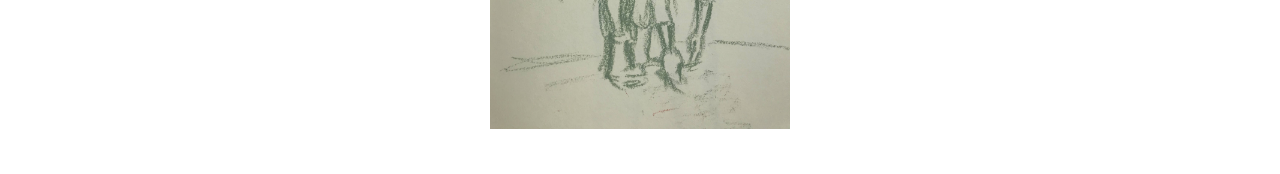
<file: tekeningen.html>
<!DOCTYPE html>
<html >
<head>
  <!-- Site made with Mobirise Website Builder v4.8.3, https://mobirise.com -->
  <meta charset="UTF-8">
  <meta http-equiv="X-UA-Compatible" content="IE=edge">
  <meta name="generator" content="Mobirise v4.8.3, mobirise.com">
  <meta name="viewport" content="width=device-width, initial-scale=1, minimum-scale=1">
  <link rel="shortcut icon" href="assets/images/logo2.png" type="image/x-icon">
  <meta name="description" content="Web Site Builder Description">
  <title>Tekeningen&nbsp;</title>
  <link rel="stylesheet" href="assets/web/assets/mobirise-icons/mobirise-icons.css">
  <link rel="stylesheet" href="assets/tether/tether.min.css">
  <link rel="stylesheet" href="assets/bootstrap/css/bootstrap.min.css">
  <link rel="stylesheet" href="assets/bootstrap/css/bootstrap-grid.min.css">
  <link rel="stylesheet" href="assets/bootstrap/css/bootstrap-reboot.min.css">
  <link rel="stylesheet" href="assets/dropdown/css/style.css">
  <link rel="stylesheet" href="assets/theme/css/style.css">
  <link rel="stylesheet" href="assets/mobirise/css/mbr-additional.css" type="text/css">
  
  
  
</head>
<body>
  <section class="menu cid-r6UIF73w4n" once="menu" id="menu1-1c">

    

    <nav class="navbar navbar-expand beta-menu navbar-dropdown align-items-center navbar-fixed-top navbar-toggleable-sm">
        <button class="navbar-toggler navbar-toggler-right" type="button" data-toggle="collapse" data-target="#navbarSupportedContent" aria-controls="navbarSupportedContent" aria-expanded="false" aria-label="Toggle navigation">
            <div class="hamburger">
                <span></span>
                <span></span>
                <span></span>
                <span></span>
            </div>
        </button>
        <div class="menu-logo">
            <div class="navbar-brand">
                
                
            </div>
        </div>
        <div class="collapse navbar-collapse" id="navbarSupportedContent">
            <ul class="navbar-nav nav-dropdown nav-right navbar-nav-top-padding" data-app-modern-menu="true"><li class="nav-item">
                    <a class="nav-link link text-white display-7" href="https://mobirise.com">
                        </a>
                </li>
                <li class="nav-item">
                    <a class="nav-link link text-white display-7" href="https://mobirise.com">
                        </a>
                </li><li class="nav-item"><a class="nav-link link text-white display-7" href="index.html"><p>Home &nbsp; &nbsp; &nbsp; &nbsp; &nbsp; &nbsp; &nbsp;&nbsp;&nbsp;&nbsp;&nbsp;&nbsp;&nbsp;&nbsp;&nbsp;&nbsp;&nbsp;&nbsp;&nbsp;&nbsp;&nbsp;&nbsp;&nbsp;&nbsp;&nbsp;&nbsp;&nbsp;&nbsp;&nbsp;&nbsp;&nbsp;&nbsp;&nbsp;&nbsp;&nbsp;&nbsp;&nbsp;&nbsp;&nbsp; &nbsp; &nbsp; &nbsp;&nbsp;</p></a></li><li class="nav-item dropdown open"><a class="nav-link link text-white dropdown-toggle display-7" href="https://mobirise.com" data-toggle="dropdown-submenu" aria-expanded="true">
                        
                        Work</a><div class="dropdown-menu"><a class="text-white dropdown-item display-7" href="drukwerk.html">Grafisch ontwerp</a><a class="text-white dropdown-item display-7" href="tekeningen.html">Tekeningen</a><a class="text-white dropdown-item display-7" href="tekeningen2017.html">Archief</a></div></li></ul>
            
        </div>
    </nav>
</section>

<section class="engine"><a href="https://mobiri.se/e">how to make your own website</a></section><section class="header4 cid-r6UGZYALRL" id="header4-1b">

    

    

    <div class="container">
        <div class="row justify-content-md-center">
            <div class="media-content col-md-10">
                <h1 class="mbr-section-title align-center mbr-white pb-3 mbr-bold mbr-fonts-style display-5"><em>
                    TEKENINGEN&nbsp;<br>2018 - 2019&nbsp;</em></h1>
                
                <div class="mbr-text align-center mbr-white pb-3">
                    <p class="mbr-text mbr-fonts-style display-5"></p>
                </div>
                
            </div>
            <div class="mbr-figure pt-5">
                <img src="assets/images/img-1698-1368x1824.jpg" alt="Mobirise" title="" style="width: 60%;">
            </div>
        </div>
    </div>
</section>

<section class="carousel slide cid-r5YEe6CHTe" data-interval="false" id="slider2-q">

    
    <div class="container content-slider">
        <div class="content-slider-wrap">
            <div><div class="mbr-slider slide carousel" data-pause="true" data-keyboard="false" data-ride="false" data-interval="false"><div class="carousel-inner" role="listbox"><div class="carousel-item slider-fullscreen-image active" data-bg-video-slide="false" style="background-image: url(assets/images/img-269-2000x2667.jpg);"><div class="container container-slide"><div class="image_wrapper"><img src="assets/images/img-269-2000x2667.jpg"><div class="carousel-caption justify-content-center"><div class="col-10 align-center"></div></div></div></div></div><div class="carousel-item slider-fullscreen-image" data-bg-video-slide="false" style="background-image: url(assets/images/img-26-2000x1500.jpg);"><div class="container container-slide"><div class="image_wrapper"><img src="assets/images/img-26-2000x1500.jpg"><div class="carousel-caption justify-content-center"><div class="col-10 align-center"></div></div></div></div></div></div><a data-app-prevent-settings="" class="carousel-control carousel-control-prev" role="button" data-slide="prev" href="#slider2-q"><span aria-hidden="true" class="mbri-left mbr-iconfont"></span><span class="sr-only">Previous</span></a><a data-app-prevent-settings="" class="carousel-control carousel-control-next" role="button" data-slide="next" href="#slider2-q"><span aria-hidden="true" class="mbri-right mbr-iconfont"></span><span class="sr-only">Next</span></a></div></div> 
        </div>
    </div>
</section>


  <script src="assets/web/assets/jquery/jquery.min.js"></script>
  <script src="assets/popper/popper.min.js"></script>
  <script src="assets/tether/tether.min.js"></script>
  <script src="assets/bootstrap/js/bootstrap.min.js"></script>
  <script src="assets/smoothscroll/smooth-scroll.js"></script>
  <script src="assets/dropdown/js/script.min.js"></script>
  <script src="assets/bootstrapcarouselswipe/bootstrap-carousel-swipe.js"></script>
  <script src="assets/ytplayer/jquery.mb.ytplayer.min.js"></script>
  <script src="assets/vimeoplayer/jquery.mb.vimeo_player.js"></script>
  <script src="assets/touchswipe/jquery.touch-swipe.min.js"></script>
  <script src="assets/theme/js/script.js"></script>
  <script src="assets/slidervideo/script.js"></script>
  
  
</body>
</html>
</file>
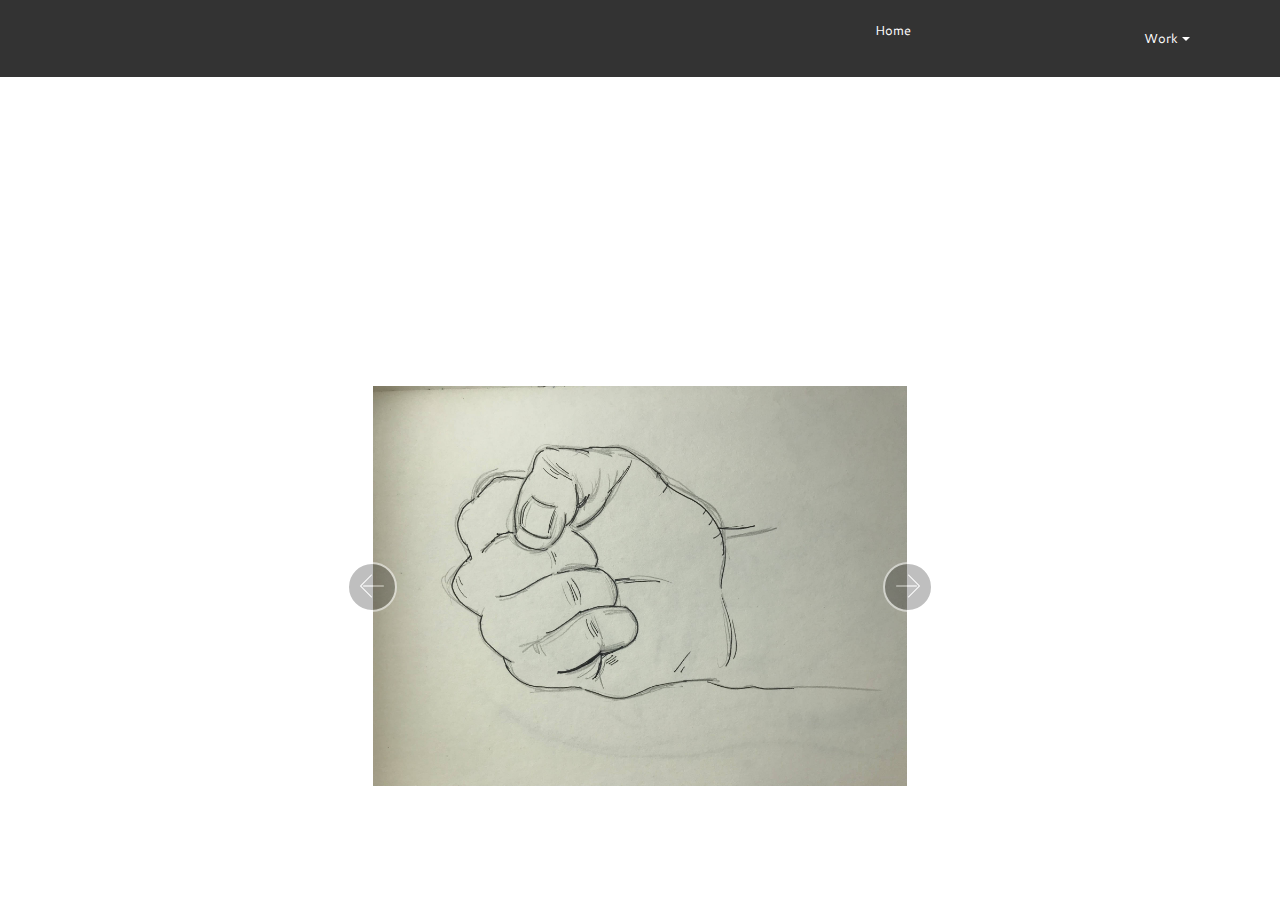
<file: tekeningen2017.html>
<!DOCTYPE html>
<html >
<head>
  <!-- Site made with Mobirise Website Builder v4.8.3, https://mobirise.com -->
  <meta charset="UTF-8">
  <meta http-equiv="X-UA-Compatible" content="IE=edge">
  <meta name="generator" content="Mobirise v4.8.3, mobirise.com">
  <meta name="viewport" content="width=device-width, initial-scale=1, minimum-scale=1">
  <link rel="shortcut icon" href="assets/images/logo2.png" type="image/x-icon">
  <meta name="description" content="Web Site Builder Description">
  <title>Tekeningen 2017</title>
  <link rel="stylesheet" href="assets/web/assets/mobirise-icons/mobirise-icons.css">
  <link rel="stylesheet" href="assets/tether/tether.min.css">
  <link rel="stylesheet" href="assets/bootstrap/css/bootstrap.min.css">
  <link rel="stylesheet" href="assets/bootstrap/css/bootstrap-grid.min.css">
  <link rel="stylesheet" href="assets/bootstrap/css/bootstrap-reboot.min.css">
  <link rel="stylesheet" href="assets/dropdown/css/style.css">
  <link rel="stylesheet" href="assets/theme/css/style.css">
  <link rel="stylesheet" href="assets/mobirise/css/mbr-additional.css" type="text/css">
  
  
  
</head>
<body>
  <section class="menu cid-r9gXK9Kqvf" once="menu" id="menu1-1g">

    

    <nav class="navbar navbar-expand beta-menu navbar-dropdown align-items-center navbar-fixed-top navbar-toggleable-sm">
        <button class="navbar-toggler navbar-toggler-right" type="button" data-toggle="collapse" data-target="#navbarSupportedContent" aria-controls="navbarSupportedContent" aria-expanded="false" aria-label="Toggle navigation">
            <div class="hamburger">
                <span></span>
                <span></span>
                <span></span>
                <span></span>
            </div>
        </button>
        <div class="menu-logo">
            <div class="navbar-brand">
                
                
            </div>
        </div>
        <div class="collapse navbar-collapse" id="navbarSupportedContent">
            <ul class="navbar-nav nav-dropdown nav-right navbar-nav-top-padding" data-app-modern-menu="true"><li class="nav-item">
                    <a class="nav-link link text-white display-7" href="https://mobirise.com">
                        </a>
                </li>
                <li class="nav-item">
                    <a class="nav-link link text-white display-7" href="https://mobirise.com">
                        </a>
                </li><li class="nav-item"><a class="nav-link link text-white display-7" href="index.html"><p>Home &nbsp; &nbsp; &nbsp; &nbsp; &nbsp; &nbsp; &nbsp;&nbsp;&nbsp;&nbsp;&nbsp;&nbsp;&nbsp;&nbsp;&nbsp;&nbsp;&nbsp;&nbsp;&nbsp;&nbsp;&nbsp;&nbsp;&nbsp;&nbsp;&nbsp;&nbsp;&nbsp;&nbsp;&nbsp;&nbsp;&nbsp;&nbsp;&nbsp;&nbsp;&nbsp;&nbsp;&nbsp;&nbsp;&nbsp; &nbsp; &nbsp; &nbsp;&nbsp;</p></a></li><li class="nav-item dropdown open"><a class="nav-link link text-white dropdown-toggle display-7" href="https://mobirise.com" data-toggle="dropdown-submenu" aria-expanded="true">
                        
                        Work</a><div class="dropdown-menu"><a class="text-white dropdown-item display-7" href="drukwerk.html">Grafisch ontwerp</a><a class="text-white dropdown-item display-7" href="tekeningen.html">Tekeningen</a><a class="text-white dropdown-item display-7" href="tekeningen2017.html">Archief</a></div></li></ul>
            
        </div>
    </nav>
</section>

<section class="engine"><a href="https://mobiri.se/c">site builder</a></section><section class="header1 cid-r6mF6DjoYt" id="header1-18">

    

    

    <div class="container">
        <div class="row justify-content-md-center">
            <div class="mbr-white col-md-10">
                <h1 class="mbr-section-title align-center mbr-bold pb-3 mbr-fonts-style display-5"><em>TEKENINGEN<br> 2017 - 2018</em></h1>
                <h3 class="mbr-section-subtitle align-center mbr-light pb-3 mbr-fonts-style display-7"><strong>&nbsp;<em>1BA</em></strong></h3>
                
                
            </div>
        </div>
    </div>

</section>

<section class="carousel slide cid-r64Vf8p7aP" data-interval="false" id="slider2-x">

    
    <div class="container content-slider">
        <div class="content-slider-wrap">
            <div><div class="mbr-slider slide carousel" data-pause="true" data-keyboard="false" data-ride="false" data-interval="false"><div class="carousel-inner" role="listbox"><div class="carousel-item slider-fullscreen-image" data-bg-video-slide="false" style="background-image: url(assets/images/jmbasquiat-reproductiefotografie-2000x3171.jpg);"><div class="container container-slide"><div class="image_wrapper"><img src="assets/images/jmbasquiat-reproductiefotografie-2000x3171.jpg"><div class="carousel-caption justify-content-center"><div class="col-10 align-center"></div></div></div></div></div><div class="carousel-item slider-fullscreen-image" data-bg-video-slide="false" style="background-image: url(assets/images/skelet-reproductiefotografie-2000x3090.jpg);"><div class="container container-slide"><div class="image_wrapper"><img src="assets/images/skelet-reproductiefotografie-2000x3090.jpg"><div class="carousel-caption justify-content-center"><div class="col-10 align-center"></div></div></div></div></div><div class="carousel-item slider-fullscreen-image active" data-bg-video-slide="false" style="background-image: url(assets/images/img-8274-2000x1500.jpg);"><div class="container container-slide"><div class="image_wrapper"><img src="assets/images/img-8274-2000x1500.jpg"><div class="carousel-caption justify-content-center"><div class="col-10 align-center"></div></div></div></div></div><div class="carousel-item slider-fullscreen-image" data-bg-video-slide="false" style="background-image: url(assets/images/img-1690-2000x1500.jpg);"><div class="container container-slide"><div class="image_wrapper"><img src="assets/images/img-1690-2000x1500.jpg"><div class="carousel-caption justify-content-center"><div class="col-10 align-center"></div></div></div></div></div></div><a data-app-prevent-settings="" class="carousel-control carousel-control-prev" role="button" data-slide="prev" href="#slider2-x"><span aria-hidden="true" class="mbri-left mbr-iconfont"></span><span class="sr-only">Previous</span></a><a data-app-prevent-settings="" class="carousel-control carousel-control-next" role="button" data-slide="next" href="#slider2-x"><span aria-hidden="true" class="mbri-right mbr-iconfont"></span><span class="sr-only">Next</span></a></div></div> 
        </div>
    </div>
</section>


  <script src="assets/web/assets/jquery/jquery.min.js"></script>
  <script src="assets/popper/popper.min.js"></script>
  <script src="assets/tether/tether.min.js"></script>
  <script src="assets/bootstrap/js/bootstrap.min.js"></script>
  <script src="assets/smoothscroll/smooth-scroll.js"></script>
  <script src="assets/dropdown/js/script.min.js"></script>
  <script src="assets/bootstrapcarouselswipe/bootstrap-carousel-swipe.js"></script>
  <script src="assets/ytplayer/jquery.mb.ytplayer.min.js"></script>
  <script src="assets/vimeoplayer/jquery.mb.vimeo_player.js"></script>
  <script src="assets/touchswipe/jquery.touch-swipe.min.js"></script>
  <script src="assets/theme/js/script.js"></script>
  <script src="assets/slidervideo/script.js"></script>
  
  
</body>
</html>
</file>
<file: assets/web/assets/mobirise-icons/mobirise-icons.css>
@font-face {
  font-family: 'MobiriseIcons';
  src:  url('mobirise-icons.eot?spat4u');
  src:  url('mobirise-icons.eot?spat4u#iefix') format('embedded-opentype'),
    url('mobirise-icons.ttf?spat4u') format('truetype'),
    url('mobirise-icons.woff?spat4u') format('woff'),
    url('mobirise-icons.svg?spat4u#MobiriseIcons') format('svg');
  font-weight: normal;
  font-style: normal;
}

[class^="mbri-"], [class*=" mbri-"] {
  /* use !important to prevent issues with browser extensions that change fonts */
  font-family: MobiriseIcons !important;
  speak: none;
  font-style: normal;
  font-weight: normal;
  font-variant: normal;
  text-transform: none;
  line-height: 1;

  /* Better Font Rendering =========== */
  -webkit-font-smoothing: antialiased;
  -moz-osx-font-smoothing: grayscale;
}

.mbri-add-submenu:before {
  content: "\e900";
}
.mbri-alert:before {
  content: "\e901";
}
.mbri-align-center:before {
  content: "\e902";
}
.mbri-align-justify:before {
  content: "\e903";
}
.mbri-align-left:before {
  content: "\e904";
}
.mbri-align-right:before {
  content: "\e905";
}
.mbri-android:before {
  content: "\e906";
}
.mbri-apple:before {
  content: "\e907";
}
.mbri-arrow-down:before {
  content: "\e908";
}
.mbri-arrow-next:before {
  content: "\e909";
}
.mbri-arrow-prev:before {
  content: "\e90a";
}
.mbri-arrow-up:before {
  content: "\e90b";
}
.mbri-bold:before {
  content: "\e90c";
}
.mbri-bookmark:before {
  content: "\e90d";
}
.mbri-bootstrap:before {
  content: "\e90e";
}
.mbri-briefcase:before {
  content: "\e90f";
}
.mbri-browse:before {
  content: "\e910";
}
.mbri-bulleted-list:before {
  content: "\e911";
}
.mbri-calendar:before {
  content: "\e912";
}
.mbri-camera:before {
  content: "\e913";
}
.mbri-cart-add:before {
  content: "\e914";
}
.mbri-cart-full:before {
  content: "\e915";
}
.mbri-cash:before {
  content: "\e916";
}
.mbri-change-style:before {
  content: "\e917";
}
.mbri-chat:before {
  content: "\e918";
}
.mbri-clock:before {
  content: "\e919";
}
.mbri-close:before {
  content: "\e91a";
}
.mbri-cloud:before {
  content: "\e91b";
}
.mbri-code:before {
  content: "\e91c";
}
.mbri-contact-form:before {
  content: "\e91d";
}
.mbri-credit-card:before {
  content: "\e91e";
}
.mbri-cursor-click:before {
  content: "\e91f";
}
.mbri-cust-feedback:before {
  content: "\e920";
}
.mbri-database:before {
  content: "\e921";
}
.mbri-delivery:before {
  content: "\e922";
}
.mbri-desktop:before {
  content: "\e923";
}
.mbri-devices:before {
  content: "\e924";
}
.mbri-down:before {
  content: "\e925";
}
.mbri-download:before {
  content: "\e989";
}
.mbri-drag-n-drop:before {
  content: "\e927";
}
.mbri-drag-n-drop2:before {
  content: "\e928";
}
.mbri-edit:before {
  content: "\e929";
}
.mbri-edit2:before {
  content: "\e92a";
}
.mbri-error:before {
  content: "\e92b";
}
.mbri-extension:before {
  content: "\e92c";
}
.mbri-features:before {
  content: "\e92d";
}
.mbri-file:before {
  content: "\e92e";
}
.mbri-flag:before {
  content: "\e92f";
}
.mbri-folder:before {
  content: "\e930";
}
.mbri-gift:before {
  content: "\e931";
}
.mbri-github:before {
  content: "\e932";
}
.mbri-globe:before {
  content: "\e933";
}
.mbri-globe-2:before {
  content: "\e934";
}
.mbri-growing-chart:before {
  content: "\e935";
}
.mbri-hearth:before {
  content: "\e936";
}
.mbri-help:before {
  content: "\e937";
}
.mbri-home:before {
  content: "\e938";
}
.mbri-hot-cup:before {
  content: "\e939";
}
.mbri-idea:before {
  content: "\e93a";
}
.mbri-image-gallery:before {
  content: "\e93b";
}
.mbri-image-slider:before {
  content: "\e93c";
}
.mbri-info:before {
  content: "\e93d";
}
.mbri-italic:before {
  content: "\e93e";
}
.mbri-key:before {
  content: "\e93f";
}
.mbri-laptop:before {
  content: "\e940";
}
.mbri-layers:before {
  content: "\e941";
}
.mbri-left-right:before {
  content: "\e942";
}
.mbri-left:before {
  content: "\e943";
}
.mbri-letter:before {
  content: "\e944";
}
.mbri-like:before {
  content: "\e945";
}
.mbri-link:before {
  content: "\e946";
}
.mbri-lock:before {
  content: "\e947";
}
.mbri-login:before {
  content: "\e948";
}
.mbri-logout:before {
  content: "\e949";
}
.mbri-magic-stick:before {
  content: "\e94a";
}
.mbri-map-pin:before {
  content: "\e94b";
}
.mbri-menu:before {
  content: "\e94c";
}
.mbri-mobile:before {
  content: "\e94d";
}
.mbri-mobile2:before {
  content: "\e94e";
}
.mbri-mobirise:before {
  content: "\e94f";
}
.mbri-more-horizontal:before {
  content: "\e950";
}
.mbri-more-vertical:before {
  content: "\e951";
}
.mbri-music:before {
  content: "\e952";
}
.mbri-new-file:before {
  content: "\e953";
}
.mbri-numbered-list:before {
  content: "\e954";
}
.mbri-opened-folder:before {
  content: "\e955";
}
.mbri-pages:before {
  content: "\e956";
}
.mbri-paper-plane:before {
  content: "\e957";
}
.mbri-paperclip:before {
  content: "\e958";
}
.mbri-photo:before {
  content: "\e959";
}
.mbri-photos:before {
  content: "\e95a";
}
.mbri-pin:before {
  content: "\e95b";
}
.mbri-play:before {
  content: "\e95c";
}
.mbri-plus:before {
  content: "\e95d";
}
.mbri-preview:before {
  content: "\e95e";
}
.mbri-print:before {
  content: "\e95f";
}
.mbri-protect:before {
  content: "\e960";
}
.mbri-question:before {
  content: "\e961";
}
.mbri-quote-left:before {
  content: "\e962";
}
.mbri-quote-right:before {
  content: "\e963";
}
.mbri-refresh:before {
  content: "\e964";
}
.mbri-responsive:before {
  content: "\e965";
}
.mbri-right:before {
  content: "\e966";
}
.mbri-rocket:before {
  content: "\e967";
}
.mbri-sad-face:before {
  content: "\e968";
}
.mbri-sale:before {
  content: "\e969";
}
.mbri-save:before {
  content: "\e96a";
}
.mbri-search:before {
  content: "\e96b";
}
.mbri-setting:before {
  content: "\e96c";
}
.mbri-setting2:before {
  content: "\e96d";
}
.mbri-setting3:before {
  content: "\e96e";
}
.mbri-share:before {
  content: "\e96f";
}
.mbri-shopping-bag:before {
  content: "\e970";
}
.mbri-shopping-basket:before {
  content: "\e971";
}
.mbri-shopping-cart:before {
  content: "\e972";
}
.mbri-sites:before {
  content: "\e973";
}
.mbri-smile-face:before {
  content: "\e974";
}
.mbri-speed:before {
  content: "\e975";
}
.mbri-star:before {
  content: "\e976";
}
.mbri-success:before {
  content: "\e977";
}
.mbri-sun:before {
  content: "\e978";
}
.mbri-sun2:before {
  content: "\e979";
}
.mbri-tablet:before {
  content: "\e97a";
}
.mbri-tablet-vertical:before {
  content: "\e97b";
}
.mbri-target:before {
  content: "\e97c";
}
.mbri-timer:before {
  content: "\e97d";
}
.mbri-to-ftp:before {
  content: "\e97e";
}
.mbri-to-local-drive:before {
  content: "\e97f";
}
.mbri-touch-swipe:before {
  content: "\e980";
}
.mbri-touch:before {
  content: "\e981";
}
.mbri-trash:before {
  content: "\e982";
}
.mbri-underline:before {
  content: "\e983";
}
.mbri-unlink:before {
  content: "\e984";
}
.mbri-unlock:before {
  content: "\e985";
}
.mbri-up-down:before {
  content: "\e986";
}
.mbri-up:before {
  content: "\e987";
}
.mbri-update:before {
  content: "\e988";
}
.mbri-upload:before {
 content: "\e926"; 
}
.mbri-user:before {
  content: "\e98a";
}
.mbri-user2:before {
  content: "\e98b";
}
.mbri-users:before {
  content: "\e98c";
}
.mbri-video:before {
  content: "\e98d";
}
.mbri-video-play:before {
  content: "\e98e";
}
.mbri-watch:before {
  content: "\e98f";
}
.mbri-website-theme:before {
  content: "\e990";
}
.mbri-wifi:before {
  content: "\e991";
}
.mbri-windows:before {
  content: "\e992";
}
.mbri-zoom-out:before {
  content: "\e993";
}
.mbri-redo:before {
  content: "\e994";
}
.mbri-undo:before {
  content: "\e995";
}
</file>
<file: assets/dropdown/css/style.css>
.navbar-dropdown {
  left: 0;
  padding: 0;
  position: absolute;
  right: 0;
  top: 0;
  transition: all 0.45s ease;
  z-index: 1030;
  background: #282828; }
  .navbar-dropdown .navbar-logo {
    margin-right: 0.8rem;
    transition: margin 0.3s ease-in-out;
    vertical-align: middle; }
    .navbar-dropdown .navbar-logo img {
      height: 3.125rem;
      transition: all 0.3s ease-in-out; }
    .navbar-dropdown .navbar-logo.mbr-iconfont {
      font-size: 3.125rem;
      line-height: 3.125rem; }
  .navbar-dropdown .navbar-caption {
    font-weight: 700;
    white-space: normal;
    vertical-align: -4px;
    line-height: 3.125rem !important; }
    .navbar-dropdown .navbar-caption, .navbar-dropdown .navbar-caption:hover {
      color: inherit;
      text-decoration: none; }
  .navbar-dropdown .mbr-iconfont + .navbar-caption {
    vertical-align: -1px; }
  .navbar-dropdown.navbar-fixed-top {
    position: fixed; }
  .navbar-dropdown .navbar-brand span {
    vertical-align: -4px; }
  .navbar-dropdown.bg-color.transparent {
    background: none; }
  .navbar-dropdown.navbar-short .navbar-brand {
    padding: 0.625rem 0; }
    .navbar-dropdown.navbar-short .navbar-brand span {
      vertical-align: -1px; }
  .navbar-dropdown.navbar-short .navbar-caption {
    line-height: 2.375rem !important;
    vertical-align: -2px; }
  .navbar-dropdown.navbar-short .navbar-logo {
    margin-right: 0.5rem; }
    .navbar-dropdown.navbar-short .navbar-logo img {
      height: 2.375rem; }
    .navbar-dropdown.navbar-short .navbar-logo.mbr-iconfont {
      font-size: 2.375rem;
      line-height: 2.375rem; }
  .navbar-dropdown.navbar-short .mbr-table-cell {
    height: 3.625rem; }
  .navbar-dropdown .navbar-close {
    left: 0.6875rem;
    position: fixed;
    top: 0.75rem;
    z-index: 1000; }
  .navbar-dropdown .hamburger-icon {
    content: "";
    display: inline-block;
    vertical-align: middle;
    width: 16px;
    -webkit-box-shadow: 0 -6px 0 1px #282828,0 0 0 1px #282828,0 6px 0 1px #282828;
    -moz-box-shadow: 0 -6px 0 1px #282828,0 0 0 1px #282828,0 6px 0 1px #282828;
    box-shadow: 0 -6px 0 1px #282828,0 0 0 1px #282828,0 6px 0 1px #282828; }

.dropdown-menu .dropdown-toggle[data-toggle="dropdown-submenu"]::after {
  border-bottom: 0.35em solid transparent;
  border-left: 0.35em solid;
  border-right: 0;
  border-top: 0.35em solid transparent;
  margin-left: 0.3rem; }

.dropdown-menu .dropdown-item:focus {
  outline: 0; }

.nav-dropdown {
  font-size: 0.75rem;
  font-weight: 500;
  height: auto !important; }
  .nav-dropdown .nav-btn {
    padding-left: 1rem; }
  .nav-dropdown .link {
    margin: .667em 1.667em;
    font-weight: 500;
    padding: 0;
    transition: color .2s ease-in-out; }
    .nav-dropdown .link.dropdown-toggle {
      margin-right: 2.583em; }
      .nav-dropdown .link.dropdown-toggle::after {
        margin-left: .25rem;
        border-top: 0.35em solid;
        border-right: 0.35em solid transparent;
        border-left: 0.35em solid transparent;
        border-bottom: 0; }
      .nav-dropdown .link.dropdown-toggle[aria-expanded="true"] {
        margin: 0;
        padding: 0.667em 3.263em  0.667em 1.667em; }
  .nav-dropdown .link::after,
  .nav-dropdown .dropdown-item::after {
    color: inherit; }
  .nav-dropdown .btn {
    font-size: 0.75rem;
    font-weight: 700;
    letter-spacing: 0;
    margin-bottom: 0;
    padding-left: 1.25rem;
    padding-right: 1.25rem; }
  .nav-dropdown .dropdown-menu {
    border-radius: 0;
    border: 0;
    left: 0;
    margin: 0;
    padding-bottom: 1.25rem;
    padding-top: 1.25rem;
    position: relative; }
  .nav-dropdown .dropdown-submenu {
    margin-left: 0.125rem;
    top: 0; }
  .nav-dropdown .dropdown-item {
    font-weight: 500;
    line-height: 2;
    padding: 0.3846em 4.615em 0.3846em 1.5385em;
    position: relative;
    transition: color .2s ease-in-out, background-color .2s ease-in-out; }
    .nav-dropdown .dropdown-item::after {
      margin-top: -0.3077em;
      position: absolute;
      right: 1.1538em;
      top: 50%; }
    .nav-dropdown .dropdown-item:focus, .nav-dropdown .dropdown-item:hover {
      background: none; }

@media (max-width: 767px) {
  .nav-dropdown.navbar-toggleable-sm {
    bottom: 0;
    display: none;
    left: 0;
    overflow-x: hidden;
    position: fixed;
    top: 0;
    transform: translateX(-100%);
    -ms-transform: translateX(-100%);
    -webkit-transform: translateX(-100%);
    width: 18.75rem;
    z-index: 999; } }
.nav-dropdown.navbar-toggleable-xl {
  bottom: 0;
  display: none;
  left: 0;
  overflow-x: hidden;
  position: fixed;
  top: 0;
  transform: translateX(-100%);
  -ms-transform: translateX(-100%);
  -webkit-transform: translateX(-100%);
  width: 18.75rem;
  z-index: 999; }

.nav-dropdown-sm {
  display: block !important;
  overflow-x: hidden;
  overflow: auto;
  padding-top: 3.875rem; }
  .nav-dropdown-sm::after {
    content: "";
    display: block;
    height: 3rem;
    width: 100%; }
  .nav-dropdown-sm.collapse.in ~ .navbar-close {
    display: block !important; }
  .nav-dropdown-sm.collapsing, .nav-dropdown-sm.collapse.in {
    transform: translateX(0);
    -ms-transform: translateX(0);
    -webkit-transform: translateX(0);
    transition: all 0.25s ease-out;
    -webkit-transition: all 0.25s ease-out;
    background: #282828; }
  .nav-dropdown-sm.collapsing[aria-expanded="false"] {
    transform: translateX(-100%);
    -ms-transform: translateX(-100%);
    -webkit-transform: translateX(-100%); }
  .nav-dropdown-sm .nav-item {
    display: block;
    margin-left: 0 !important;
    padding-left: 0; }
  .nav-dropdown-sm .link,
  .nav-dropdown-sm .dropdown-item {
    border-top: 1px dotted rgba(255, 255, 255, 0.1);
    font-size: 0.8125rem;
    line-height: 1.6;
    margin: 0 !important;
    padding: 0.875rem 2.4rem 0.875rem 1.5625rem !important;
    position: relative;
    white-space: normal; }
    .nav-dropdown-sm .link:focus, .nav-dropdown-sm .link:hover,
    .nav-dropdown-sm .dropdown-item:focus,
    .nav-dropdown-sm .dropdown-item:hover {
      background: rgba(0, 0, 0, 0.2) !important;
      color: #c0a375; }
  .nav-dropdown-sm .nav-btn {
    position: relative;
    padding: 1.5625rem 1.5625rem 0 1.5625rem; }
    .nav-dropdown-sm .nav-btn::before {
      border-top: 1px dotted rgba(255, 255, 255, 0.1);
      content: "";
      left: 0;
      position: absolute;
      top: 0;
      width: 100%; }
    .nav-dropdown-sm .nav-btn + .nav-btn {
      padding-top: 0.625rem; }
      .nav-dropdown-sm .nav-btn + .nav-btn::before {
        display: none; }
  .nav-dropdown-sm .btn {
    padding: 0.625rem 0; }
  .nav-dropdown-sm .dropdown-toggle[data-toggle="dropdown-submenu"]::after {
    margin-left: .25rem;
    border-top: 0.35em solid;
    border-right: 0.35em solid transparent;
    border-left: 0.35em solid transparent;
    border-bottom: 0; }
  .nav-dropdown-sm .dropdown-toggle[data-toggle="dropdown-submenu"][aria-expanded="true"]::after {
    border-top: 0;
    border-right: 0.35em solid transparent;
    border-left: 0.35em solid transparent;
    border-bottom: 0.35em solid; }
  .nav-dropdown-sm .dropdown-menu {
    margin: 0;
    padding: 0;
    position: relative;
    top: 0;
    left: 0;
    width: 100%;
    border: 0;
    float: none;
    border-radius: 0;
    background: none; }
  .nav-dropdown-sm .dropdown-submenu {
    left: 100%;
    margin-left: 0.125rem;
    margin-top: -1.25rem;
    top: 0; }

.navbar-toggleable-sm .nav-dropdown .dropdown-menu {
  position: absolute; }

.navbar-toggleable-sm .nav-dropdown .dropdown-submenu {
  left: 100%;
  margin-left: 0.125rem;
  margin-top: -1.25rem;
  top: 0; }

.navbar-toggleable-sm.opened .nav-dropdown .dropdown-menu {
  position: relative; }

.navbar-toggleable-sm.opened .nav-dropdown .dropdown-submenu {
  left: 0;
  margin-left: 00rem;
  margin-top: 0rem;
  top: 0; }

.is-builder .nav-dropdown.collapsing {
  transition: none !important; }

/*# sourceMappingURL=style.css.map */
</file>
<file: assets/theme/css/style.css>
/*!
 * Mobirise v4 theme (https://mobirise.com/)
 * Copyright 2017 Mobirise
 */section{background-color:#eeeeee}section,.container,.container-fluid{position:relative;word-wrap:break-word}a.mbr-iconfont:hover{text-decoration:none}.article .lead p,.article .lead ul,.article .lead ol,.article .lead pre,.article .lead blockquote{margin-bottom:0}a{font-style:normal;font-weight:400;cursor:pointer}a,a:hover{text-decoration:none}figure{margin-bottom:0}body{color:#232323}h1,h2,h3,h4,h5,h6,.h1,.h2,.h3,.h4,.h5,.h6,.display-1,.display-2,.display-3,.display-4{line-height:1;word-break:break-word;word-wrap:break-word}b,strong{font-weight:bold}blockquote{padding:10px 0 10px 20px;position:relative;border-left:2px solid;border-color:#ff3366}input:-webkit-autofill,input:-webkit-autofill:hover,input:-webkit-autofill:focus,input:-webkit-autofill:active{transition-delay:9999s;transition-property:background-color, color}textarea[type="hidden"]{display:none}body{position:relative}section{background-position:50% 50%;background-repeat:no-repeat;background-size:cover}section .mbr-background-video,section .mbr-background-video-preview{position:absolute;bottom:0;left:0;right:0;top:0}.hidden{visibility:hidden}.mbr-z-index20{z-index:20}/*! Base colors */.mbr-white{color:#ffffff}.mbr-black{color:#000000}.mbr-bg-white{background-color:#ffffff}.mbr-bg-black{background-color:#000000}/*! Text-aligns */.align-left{text-align:left}.align-center{text-align:center}.align-right{text-align:right}@media (max-width: 767px){.align-left,.align-center,.align-right,.mbr-section-btn,.mbr-section-title{text-align:center}}/*! Font-weight  */.mbr-light{font-weight:300}.mbr-regular{font-weight:400}.mbr-semibold{font-weight:500}.mbr-bold{font-weight:700}/*! Media  */.media-size-item{-webkit-flex:1 1 auto;-moz-flex:1 1 auto;-ms-flex:1 1 auto;-o-flex:1 1 auto;flex:1 1 auto}.media-content{-webkit-flex-basis:100%;flex-basis:100%}.media-container-row{display:-ms-flexbox;display:-webkit-flex;display:flex;-webkit-flex-direction:row;-ms-flex-direction:row;flex-direction:row;-webkit-flex-wrap:wrap;-ms-flex-wrap:wrap;flex-wrap:wrap;-webkit-justify-content:center;-ms-flex-pack:center;justify-content:center;-webkit-align-content:center;-ms-flex-line-pack:center;align-content:center;-webkit-align-items:start;-ms-flex-align:start;align-items:start}.media-container-row .media-size-item{width:400px}.media-container-column{display:-ms-flexbox;display:-webkit-flex;display:flex;-webkit-flex-direction:column;-ms-flex-direction:column;flex-direction:column;-webkit-flex-wrap:wrap;-ms-flex-wrap:wrap;flex-wrap:wrap;-webkit-justify-content:center;-ms-flex-pack:center;justify-content:center;-webkit-align-content:center;-ms-flex-line-pack:center;align-content:center;-webkit-align-items:stretch;-ms-flex-align:stretch;align-items:stretch}.media-container-column>*{width:100%}@media (min-width: 992px){.media-container-row{-webkit-flex-wrap:nowrap;-ms-flex-wrap:nowrap;flex-wrap:nowrap}}figure{overflow:hidden}figure[mbr-media-size]{transition:width 0.1s}.mbr-figure img,.mbr-figure iframe{display:block;width:100%}.card{background-color:transparent;border:none}.card-img{text-align:center;flex-shrink:0;-webkit-flex-shrink:0}.media{max-width:100%;margin:0 auto}.mbr-figure{-ms-flex-item-align:center;-ms-grid-row-align:center;-webkit-align-self:center;align-self:center}.media-container>div{max-width:100%}.mbr-figure img,.card-img img{width:100%}@media (max-width: 991px){.media-size-item{width:auto !important}.media{width:auto}.mbr-figure{width:100% !important}}/*! Buttons */.mbr-section-btn{margin-left:-.25rem;margin-right:-.25rem;font-size:0}nav .mbr-section-btn{margin-left:0rem;margin-right:0rem}/*! Btn icon margin */.btn .mbr-iconfont,.btn.btn-sm .mbr-iconfont{cursor:pointer;margin-right:0.5rem}.btn.btn-md .mbr-iconfont,.btn.btn-md .mbr-iconfont{margin-right:0.8rem}.mbr-regular{font-weight:400}.mbr-semibold{font-weight:500}.mbr-bold{font-weight:700}[type="submit"]{-webkit-appearance:none}/*! Full-screen */.mbr-fullscreen .mbr-overlay{min-height:100vh}.mbr-fullscreen{display:flex;display:-webkit-flex;display:-moz-flex;display:-ms-flex;display:-o-flex;align-items:center;-webkit-align-items:center;min-height:100vh;padding-top:3rem;padding-bottom:3rem}/*! Map */.map{height:25rem;position:relative}.map iframe{width:100%;height:100%}.form-asterisk{font-family:initial;position:absolute;top:-2px;font-weight:normal}/*! Scroll to top arrow */.mbr-arrow-up{bottom:25px;right:90px;position:fixed;text-align:right;z-index:5000;color:#ffffff;font-size:32px;transform:rotate(180deg);-webkit-transform:rotate(180deg)}.mbr-arrow-up a{background:rgba(0,0,0,0.2);border-radius:3px;color:#fff;display:inline-block;height:60px;width:60px;outline-style:none !important;position:relative;text-decoration:none;transition:all .3s ease-in-out;cursor:pointer;text-align:center}.mbr-arrow-up a:hover{background-color:rgba(0,0,0,0.4)}.mbr-arrow-up a i{line-height:60px}.mbr-arrow-up-icon{display:block;color:#fff}.mbr-arrow-up-icon::before{content:"\203a";display:inline-block;font-family:serif;font-size:32px;line-height:1;font-style:normal;position:relative;top:6px;left:-4px;-webkit-transform:rotate(-90deg);transform:rotate(-90deg)}/*! Arrow Down */.mbr-arrow{position:absolute;bottom:45px;left:50%;width:60px;height:60px;cursor:pointer;background-color:rgba(80,80,80,0.5);border-radius:50%;-webkit-transform:translateX(-50%);transform:translateX(-50%)}.mbr-arrow>a{display:inline-block;text-decoration:none;outline-style:none;-webkit-animation:arrowdown 1.7s ease-in-out infinite;animation:arrowdown 1.7s ease-in-out infinite}.mbr-arrow>a>i{position:absolute;top:-2px;left:15px;font-size:2rem}@keyframes arrowdown{0%{transform:translateY(0px);-webkit-transform:translateY(0px)}50%{transform:translateY(-5px);-webkit-transform:translateY(-5px)}100%{transform:translateY(0px);-webkit-transform:translateY(0px)}}@-webkit-keyframes arrowdown{0%{transform:translateY(0px);-webkit-transform:translateY(0px)}50%{transform:translateY(-5px);-webkit-transform:translateY(-5px)}100%{transform:translateY(0px);-webkit-transform:translateY(0px)}}@media (max-width: 500px){.mbr-arrow-up{left:50%;right:auto;transform:translateX(-50%) rotate(180deg);-webkit-transform:translateX(-50%) rotate(180deg)}}@keyframes gradient-animation{from{background-position:0% 100%;animation-timing-function:ease-in-out}to{background-position:100% 0%;animation-timing-function:ease-in-out}}@-webkit-keyframes gradient-animation{from{background-position:0% 100%;animation-timing-function:ease-in-out}to{background-position:100% 0%;animation-timing-function:ease-in-out}}.bg-gradient{background-size:200% 200%;animation:gradient-animation 5s infinite alternate;-webkit-animation:gradient-animation 5s infinite alternate}.menu .navbar-brand{display:-webkit-flex}.menu .navbar-brand span{display:flex;display:-webkit-flex}.menu .navbar-brand .navbar-caption-wrap{display:-webkit-flex}.menu .navbar-brand .navbar-logo img{display:-webkit-flex}@media (min-width: 768px) and (max-width: 991px){.menu .navbar-toggleable-sm .navbar-nav{display:-webkit-box;display:-webkit-flex;display:-ms-flexbox}}@media (min-width: 992px){.menu .navbar-nav.nav-dropdown{display:-webkit-flex}.menu .navbar-toggleable-sm .navbar-collapse{display:-webkit-flex !important}}.navbar{display:-webkit-flex;-webkit-flex-wrap:wrap;-webkit-align-items:center;-webkit-justify-content:space-between}.navbar-collapse{-webkit-flex-basis:100%;-webkit-flex-grow:1;-webkit-align-items:center}.nav-dropdown .link{padding:.667em 1.667em !important;margin:0 !important}.nav{display:-webkit-flex;-webkit-flex-wrap:wrap}.row{display:-webkit-flex;-webkit-flex-wrap:wrap}.justify-content-center{-webkit-justify-content:center}.form-inline{display:-webkit-flex;-webkit-flex-flow:row wrap;-webkit-align-items:center}.card-wrapper{flex:1;-webkit-flex:1}.carousel-control{display:-webkit-flex;-webkit-align-items:center;-webkit-justify-content:center}.carousel-controls{display:-webkit-flex}.media{display:-webkit-flex}
/*# sourceMappingURL=style.css.map */
.engine {
	position: absolute;
	text-indent: -2400px;
	text-align: center;
	padding: 0;
	top: 0;
	left: -2400px;
}
</file>
<file: assets/mobirise/css/mbr-additional.css>
@import url(https://fonts.googleapis.com/css?family=Raleway:100,100i,200,200i,300,300i,400,400i,500,500i,600,600i,700,700i,800,800i,900,900i);
@import url(https://fonts.googleapis.com/css?family=Varela+Round:400);
@import url(https://fonts.googleapis.com/css?family=Cantarell:400,400i,700,700i);
@import url(https://fonts.googleapis.com/css?family=Rubik:300,300i,400,400i,500,500i,700,700i,900,900i);





body {
  font-style: normal;
  line-height: 1.5;
}
.mbr-section-title {
  font-style: normal;
  line-height: 1.2;
}
.mbr-section-subtitle {
  line-height: 1.3;
}
.mbr-text {
  font-style: normal;
  line-height: 1.6;
}
.display-1 {
  font-family: 'Raleway', sans-serif;
  font-size: 4.25rem;
}
.display-1 > .mbr-iconfont {
  font-size: 6.8rem;
}
.display-2 {
  font-family: 'Varela Round', sans-serif;
  font-size: 4rem;
}
.display-2 > .mbr-iconfont {
  font-size: 6.4rem;
}
.display-4 {
  font-family: 'Rubik', sans-serif;
  font-size: 1rem;
}
.display-4 > .mbr-iconfont {
  font-size: 1.6rem;
}
.display-5 {
  font-family: 'Cantarell', sans-serif;
  font-size: 2.5rem;
}
.display-5 > .mbr-iconfont {
  font-size: 4rem;
}
.display-7 {
  font-family: 'Cantarell', sans-serif;
  font-size: 0.8rem;
}
.display-7 > .mbr-iconfont {
  font-size: 1.28rem;
}
/* ---- Fluid typography for mobile devices ---- */
/* 1.4 - font scale ratio ( bootstrap == 1.42857 ) */
/* 100vw - current viewport width */
/* (48 - 20)  48 == 48rem == 768px, 20 == 20rem == 320px(minimal supported viewport) */
/* 0.65 - min scale variable, may vary */
@media (max-width: 768px) {
  .display-1 {
    font-size: 3.4rem;
    font-size: calc( 2.1374999999999997rem + (4.25 - 2.1374999999999997) * ((100vw - 20rem) / (48 - 20)));
    line-height: calc( 1.4 * (2.1374999999999997rem + (4.25 - 2.1374999999999997) * ((100vw - 20rem) / (48 - 20))));
  }
  .display-2 {
    font-size: 3.2rem;
    font-size: calc( 2.05rem + (4 - 2.05) * ((100vw - 20rem) / (48 - 20)));
    line-height: calc( 1.4 * (2.05rem + (4 - 2.05) * ((100vw - 20rem) / (48 - 20))));
  }
  .display-4 {
    font-size: 0.8rem;
    font-size: calc( 1rem + (1 - 1) * ((100vw - 20rem) / (48 - 20)));
    line-height: calc( 1.4 * (1rem + (1 - 1) * ((100vw - 20rem) / (48 - 20))));
  }
  .display-5 {
    font-size: 2rem;
    font-size: calc( 1.525rem + (2.5 - 1.525) * ((100vw - 20rem) / (48 - 20)));
    line-height: calc( 1.4 * (1.525rem + (2.5 - 1.525) * ((100vw - 20rem) / (48 - 20))));
  }
}
/* Buttons */
.btn {
  font-weight: 500;
  border-width: 2px;
  font-style: normal;
  letter-spacing: 1px;
  margin: .4rem .8rem;
  white-space: normal;
  -webkit-transition: all 0.3s ease-in-out;
  -moz-transition: all 0.3s ease-in-out;
  transition: all 0.3s ease-in-out;
  display: inline-flex;
  align-items: center;
  justify-content: center;
  word-break: break-word;
  -webkit-align-items: center;
  -webkit-justify-content: center;
  display: -webkit-inline-flex;
  padding: 1rem 3rem;
  border-radius: 3px;
}
.btn-sm {
  font-weight: 500;
  letter-spacing: 1px;
  -webkit-transition: all 0.3s ease-in-out;
  -moz-transition: all 0.3s ease-in-out;
  transition: all 0.3s ease-in-out;
  padding: 0.6rem 1.5rem;
  border-radius: 3px;
}
.btn-md {
  font-weight: 500;
  letter-spacing: 1px;
  margin: .4rem .8rem !important;
  -webkit-transition: all 0.3s ease-in-out;
  -moz-transition: all 0.3s ease-in-out;
  transition: all 0.3s ease-in-out;
  padding: 1rem 3rem;
  border-radius: 3px;
}
.btn-lg {
  font-weight: 500;
  letter-spacing: 1px;
  margin: .4rem .8rem !important;
  -webkit-transition: all 0.3s ease-in-out;
  -moz-transition: all 0.3s ease-in-out;
  transition: all 0.3s ease-in-out;
  padding: 1.2rem 3.2rem;
  border-radius: 3px;
}
.bg-primary {
  background-color: #149dcc !important;
}
.bg-success {
  background-color: #f7ed4a !important;
}
.bg-info {
  background-color: #82786e !important;
}
.bg-warning {
  background-color: #879a9f !important;
}
.bg-danger {
  background-color: #b1a374 !important;
}
.btn-primary,
.btn-primary:active {
  background-color: #149dcc !important;
  border-color: #149dcc !important;
  color: #ffffff !important;
}
.btn-primary:hover,
.btn-primary:focus,
.btn-primary.focus,
.btn-primary.active {
  color: #ffffff !important;
  background-color: #0d6786 !important;
  border-color: #0d6786 !important;
}
.btn-primary.disabled,
.btn-primary:disabled {
  color: #ffffff !important;
  background-color: #0d6786 !important;
  border-color: #0d6786 !important;
}
.btn-secondary,
.btn-secondary:active {
  background-color: #ff3366 !important;
  border-color: #ff3366 !important;
  color: #ffffff !important;
}
.btn-secondary:hover,
.btn-secondary:focus,
.btn-secondary.focus,
.btn-secondary.active {
  color: #ffffff !important;
  background-color: #e50039 !important;
  border-color: #e50039 !important;
}
.btn-secondary.disabled,
.btn-secondary:disabled {
  color: #ffffff !important;
  background-color: #e50039 !important;
  border-color: #e50039 !important;
}
.btn-info,
.btn-info:active {
  background-color: #82786e !important;
  border-color: #82786e !important;
  color: #ffffff !important;
}
.btn-info:hover,
.btn-info:focus,
.btn-info.focus,
.btn-info.active {
  color: #ffffff !important;
  background-color: #59524b !important;
  border-color: #59524b !important;
}
.btn-info.disabled,
.btn-info:disabled {
  color: #ffffff !important;
  background-color: #59524b !important;
  border-color: #59524b !important;
}
.btn-success,
.btn-success:active {
  background-color: #f7ed4a !important;
  border-color: #f7ed4a !important;
  color: #3f3c03 !important;
}
.btn-success:hover,
.btn-success:focus,
.btn-success.focus,
.btn-success.active {
  color: #3f3c03 !important;
  background-color: #eadd0a !important;
  border-color: #eadd0a !important;
}
.btn-success.disabled,
.btn-success:disabled {
  color: #3f3c03 !important;
  background-color: #eadd0a !important;
  border-color: #eadd0a !important;
}
.btn-warning,
.btn-warning:active {
  background-color: #879a9f !important;
  border-color: #879a9f !important;
  color: #ffffff !important;
}
.btn-warning:hover,
.btn-warning:focus,
.btn-warning.focus,
.btn-warning.active {
  color: #ffffff !important;
  background-color: #617479 !important;
  border-color: #617479 !important;
}
.btn-warning.disabled,
.btn-warning:disabled {
  color: #ffffff !important;
  background-color: #617479 !important;
  border-color: #617479 !important;
}
.btn-danger,
.btn-danger:active {
  background-color: #b1a374 !important;
  border-color: #b1a374 !important;
  color: #ffffff !important;
}
.btn-danger:hover,
.btn-danger:focus,
.btn-danger.focus,
.btn-danger.active {
  color: #ffffff !important;
  background-color: #8b7d4e !important;
  border-color: #8b7d4e !important;
}
.btn-danger.disabled,
.btn-danger:disabled {
  color: #ffffff !important;
  background-color: #8b7d4e !important;
  border-color: #8b7d4e !important;
}
.btn-white {
  color: #333333 !important;
}
.btn-white,
.btn-white:active {
  background-color: #ffffff !important;
  border-color: #ffffff !important;
  color: #808080 !important;
}
.btn-white:hover,
.btn-white:focus,
.btn-white.focus,
.btn-white.active {
  color: #808080 !important;
  background-color: #d9d9d9 !important;
  border-color: #d9d9d9 !important;
}
.btn-white.disabled,
.btn-white:disabled {
  color: #808080 !important;
  background-color: #d9d9d9 !important;
  border-color: #d9d9d9 !important;
}
.btn-black,
.btn-black:active {
  background-color: #333333 !important;
  border-color: #333333 !important;
  color: #ffffff !important;
}
.btn-black:hover,
.btn-black:focus,
.btn-black.focus,
.btn-black.active {
  color: #ffffff !important;
  background-color: #0d0d0d !important;
  border-color: #0d0d0d !important;
}
.btn-black.disabled,
.btn-black:disabled {
  color: #ffffff !important;
  background-color: #0d0d0d !important;
  border-color: #0d0d0d !important;
}
.btn-primary-outline,
.btn-primary-outline:active {
  background: none;
  border-color: #0b566f;
  color: #0b566f;
}
.btn-primary-outline:hover,
.btn-primary-outline:focus,
.btn-primary-outline.focus,
.btn-primary-outline.active {
  color: #ffffff;
  background-color: #149dcc;
  border-color: #149dcc;
}
.btn-primary-outline.disabled,
.btn-primary-outline:disabled {
  color: #ffffff !important;
  background-color: #149dcc !important;
  border-color: #149dcc !important;
}
.btn-secondary-outline,
.btn-secondary-outline:active {
  background: none;
  border-color: #cc0033;
  color: #cc0033;
}
.btn-secondary-outline:hover,
.btn-secondary-outline:focus,
.btn-secondary-outline.focus,
.btn-secondary-outline.active {
  color: #ffffff;
  background-color: #ff3366;
  border-color: #ff3366;
}
.btn-secondary-outline.disabled,
.btn-secondary-outline:disabled {
  color: #ffffff !important;
  background-color: #ff3366 !important;
  border-color: #ff3366 !important;
}
.btn-info-outline,
.btn-info-outline:active {
  background: none;
  border-color: #4b453f;
  color: #4b453f;
}
.btn-info-outline:hover,
.btn-info-outline:focus,
.btn-info-outline.focus,
.btn-info-outline.active {
  color: #ffffff;
  background-color: #82786e;
  border-color: #82786e;
}
.btn-info-outline.disabled,
.btn-info-outline:disabled {
  color: #ffffff !important;
  background-color: #82786e !important;
  border-color: #82786e !important;
}
.btn-success-outline,
.btn-success-outline:active {
  background: none;
  border-color: #d2c609;
  color: #d2c609;
}
.btn-success-outline:hover,
.btn-success-outline:focus,
.btn-success-outline.focus,
.btn-success-outline.active {
  color: #3f3c03;
  background-color: #f7ed4a;
  border-color: #f7ed4a;
}
.btn-success-outline.disabled,
.btn-success-outline:disabled {
  color: #3f3c03 !important;
  background-color: #f7ed4a !important;
  border-color: #f7ed4a !important;
}
.btn-warning-outline,
.btn-warning-outline:active {
  background: none;
  border-color: #55666b;
  color: #55666b;
}
.btn-warning-outline:hover,
.btn-warning-outline:focus,
.btn-warning-outline.focus,
.btn-warning-outline.active {
  color: #ffffff;
  background-color: #879a9f;
  border-color: #879a9f;
}
.btn-warning-outline.disabled,
.btn-warning-outline:disabled {
  color: #ffffff !important;
  background-color: #879a9f !important;
  border-color: #879a9f !important;
}
.btn-danger-outline,
.btn-danger-outline:active {
  background: none;
  border-color: #7a6e45;
  color: #7a6e45;
}
.btn-danger-outline:hover,
.btn-danger-outline:focus,
.btn-danger-outline.focus,
.btn-danger-outline.active {
  color: #ffffff;
  background-color: #b1a374;
  border-color: #b1a374;
}
.btn-danger-outline.disabled,
.btn-danger-outline:disabled {
  color: #ffffff !important;
  background-color: #b1a374 !important;
  border-color: #b1a374 !important;
}
.btn-black-outline,
.btn-black-outline:active {
  background: none;
  border-color: #000000;
  color: #000000;
}
.btn-black-outline:hover,
.btn-black-outline:focus,
.btn-black-outline.focus,
.btn-black-outline.active {
  color: #ffffff;
  background-color: #333333;
  border-color: #333333;
}
.btn-black-outline.disabled,
.btn-black-outline:disabled {
  color: #ffffff !important;
  background-color: #333333 !important;
  border-color: #333333 !important;
}
.btn-white-outline,
.btn-white-outline:active,
.btn-white-outline.active {
  background: none;
  border-color: #ffffff;
  color: #ffffff;
}
.btn-white-outline:hover,
.btn-white-outline:focus,
.btn-white-outline.focus {
  color: #333333;
  background-color: #ffffff;
  border-color: #ffffff;
}
.text-primary {
  color: #149dcc !important;
}
.text-secondary {
  color: #ff3366 !important;
}
.text-success {
  color: #f7ed4a !important;
}
.text-info {
  color: #82786e !important;
}
.text-warning {
  color: #879a9f !important;
}
.text-danger {
  color: #b1a374 !important;
}
.text-white {
  color: #ffffff !important;
}
.text-black {
  color: #000000 !important;
}
a.text-primary:hover,
a.text-primary:focus {
  color: #0b566f !important;
}
a.text-secondary:hover,
a.text-secondary:focus {
  color: #cc0033 !important;
}
a.text-success:hover,
a.text-success:focus {
  color: #d2c609 !important;
}
a.text-info:hover,
a.text-info:focus {
  color: #4b453f !important;
}
a.text-warning:hover,
a.text-warning:focus {
  color: #55666b !important;
}
a.text-danger:hover,
a.text-danger:focus {
  color: #7a6e45 !important;
}
a.text-white:hover,
a.text-white:focus {
  color: #b3b3b3 !important;
}
a.text-black:hover,
a.text-black:focus {
  color: #4d4d4d !important;
}
.alert-success {
  background-color: #70c770;
}
.alert-info {
  background-color: #82786e;
}
.alert-warning {
  background-color: #879a9f;
}
.alert-danger {
  background-color: #b1a374;
}
.mbr-section-btn a.btn:not(.btn-form):hover,
.mbr-section-btn a.btn:not(.btn-form):focus {
  box-shadow: none !important;
}
.mbr-gallery-filter li.active .btn {
  background-color: #149dcc;
  border-color: #149dcc;
  color: #ffffff;
}
.mbr-gallery-filter li.active .btn:focus {
  box-shadow: none;
}
.btn-form {
  border-radius: 0;
}
.btn-form:hover {
  cursor: pointer;
}
a,
a:hover {
  color: #149dcc;
}
.mbr-plan-header.bg-primary .mbr-plan-subtitle,
.mbr-plan-header.bg-primary .mbr-plan-price-desc {
  color: #b4e6f8;
}
.mbr-plan-header.bg-success .mbr-plan-subtitle,
.mbr-plan-header.bg-success .mbr-plan-price-desc {
  color: #ffffff;
}
.mbr-plan-header.bg-info .mbr-plan-subtitle,
.mbr-plan-header.bg-info .mbr-plan-price-desc {
  color: #beb8b2;
}
.mbr-plan-header.bg-warning .mbr-plan-subtitle,
.mbr-plan-header.bg-warning .mbr-plan-price-desc {
  color: #ced6d8;
}
.mbr-plan-header.bg-danger .mbr-plan-subtitle,
.mbr-plan-header.bg-danger .mbr-plan-price-desc {
  color: #dfd9c6;
}
/* Scroll to top button*/
.scrollToTop_wraper {
  display: none;
}
#scrollToTop a i:before {
  content: '';
  position: absolute;
  height: 40%;
  top: 25%;
  background: #fff;
  width: 2px;
  left: calc(50% - 1px);
}
#scrollToTop a i:after {
  content: '';
  position: absolute;
  display: block;
  border-top: 2px solid #fff;
  border-right: 2px solid #fff;
  width: 40%;
  height: 40%;
  left: 30%;
  bottom: 30%;
  transform: rotate(135deg);
  -webkit-transform: rotate(135deg);
}
/* Others*/
.note-check a[data-value=Rubik] {
  font-style: normal;
}
.mbr-arrow a {
  color: #ffffff;
}
@media (max-width: 767px) {
  .mbr-arrow {
    display: none;
  }
}
.form-control-label {
  position: relative;
  cursor: pointer;
  margin-bottom: .357em;
  padding: 0;
}
.alert {
  color: #ffffff;
  border-radius: 0;
  border: 0;
  font-size: .875rem;
  line-height: 1.5;
  margin-bottom: 1.875rem;
  padding: 1.25rem;
  position: relative;
}
.alert.alert-form::after {
  background-color: inherit;
  bottom: -7px;
  content: "";
  display: block;
  height: 14px;
  left: 50%;
  margin-left: -7px;
  position: absolute;
  transform: rotate(45deg);
  width: 14px;
  -webkit-transform: rotate(45deg);
}
.form-control {
  background-color: #f5f5f5;
  box-shadow: none;
  color: #565656;
  font-family: 'Cantarell', sans-serif;
  font-size: 0.8rem;
  line-height: 1.43;
  min-height: 3.5em;
  padding: 1.07em .5em;
}
.form-control > .mbr-iconfont {
  font-size: 1.28rem;
}
.form-control,
.form-control:focus {
  border: 1px solid #e8e8e8;
}
.form-active .form-control:invalid {
  border-color: red;
}
.mbr-overlay {
  background-color: #000;
  bottom: 0;
  left: 0;
  opacity: .5;
  position: absolute;
  right: 0;
  top: 0;
  z-index: 0;
}
blockquote {
  font-style: italic;
  padding: 10px 0 10px 20px;
  font-size: 1.09rem;
  position: relative;
  border-color: #149dcc;
  border-width: 3px;
}
ul,
ol,
pre,
blockquote {
  margin-bottom: 2.3125rem;
}
pre {
  background: #f4f4f4;
  padding: 10px 24px;
  white-space: pre-wrap;
}
.inactive {
  -webkit-user-select: none;
  -moz-user-select: none;
  -ms-user-select: none;
  user-select: none;
  pointer-events: none;
  -webkit-user-drag: none;
  user-drag: none;
}
.mbr-section__comments .row {
  justify-content: center;
  -webkit-justify-content: center;
}
/* Forms */
.mbr-form .btn {
  margin: .4rem 0;
}
@media (max-width: 767px) {
  .btn {
    font-size: .75rem !important;
  }
  .btn .mbr-iconfont {
    font-size: 1rem !important;
  }
}
/* Social block */
.btn-social {
  font-size: 20px;
  border-radius: 50%;
  padding: 0;
  width: 44px;
  height: 44px;
  line-height: 44px;
  text-align: center;
  position: relative;
  border: 2px solid #c0a375;
  border-color: #149dcc;
  color: #232323;
  cursor: pointer;
}
.btn-social i {
  top: 0;
  line-height: 44px;
  width: 44px;
}
.btn-social:hover {
  color: #fff;
  background: #149dcc;
}
.btn-social + .btn {
  margin-left: .1rem;
}
/* Footer */
.mbr-footer-content li::before,
.mbr-footer .mbr-contacts li::before {
  background: #149dcc;
}
.mbr-footer-content li a:hover,
.mbr-footer .mbr-contacts li a:hover {
  color: #149dcc;
}
/* Headers*/
.offset-1 {
  margin-left: 8.33333%;
}
.offset-2 {
  margin-left: 16.66667%;
}
.offset-3 {
  margin-left: 25%;
}
.offset-4 {
  margin-left: 33.33333%;
}
.offset-5 {
  margin-left: 41.66667%;
}
.offset-6 {
  margin-left: 50%;
}
.offset-7 {
  margin-left: 58.33333%;
}
.offset-8 {
  margin-left: 66.66667%;
}
.offset-9 {
  margin-left: 75%;
}
.offset-10 {
  margin-left: 83.33333%;
}
.offset-11 {
  margin-left: 91.66667%;
}
@media (min-width: 576px) {
  .offset-sm-0 {
    margin-left: 0%;
  }
  .offset-sm-1 {
    margin-left: 8.33333%;
  }
  .offset-sm-2 {
    margin-left: 16.66667%;
  }
  .offset-sm-3 {
    margin-left: 25%;
  }
  .offset-sm-4 {
    margin-left: 33.33333%;
  }
  .offset-sm-5 {
    margin-left: 41.66667%;
  }
  .offset-sm-6 {
    margin-left: 50%;
  }
  .offset-sm-7 {
    margin-left: 58.33333%;
  }
  .offset-sm-8 {
    margin-left: 66.66667%;
  }
  .offset-sm-9 {
    margin-left: 75%;
  }
  .offset-sm-10 {
    margin-left: 83.33333%;
  }
  .offset-sm-11 {
    margin-left: 91.66667%;
  }
}
@media (min-width: 768px) {
  .offset-md-0 {
    margin-left: 0%;
  }
  .offset-md-1 {
    margin-left: 8.33333%;
  }
  .offset-md-2 {
    margin-left: 16.66667%;
  }
  .offset-md-3 {
    margin-left: 25%;
  }
  .offset-md-4 {
    margin-left: 33.33333%;
  }
  .offset-md-5 {
    margin-left: 41.66667%;
  }
  .offset-md-6 {
    margin-left: 50%;
  }
  .offset-md-7 {
    margin-left: 58.33333%;
  }
  .offset-md-8 {
    margin-left: 66.66667%;
  }
  .offset-md-9 {
    margin-left: 75%;
  }
  .offset-md-10 {
    margin-left: 83.33333%;
  }
  .offset-md-11 {
    margin-left: 91.66667%;
  }
}
@media (min-width: 992px) {
  .offset-lg-0 {
    margin-left: 0%;
  }
  .offset-lg-1 {
    margin-left: 8.33333%;
  }
  .offset-lg-2 {
    margin-left: 16.66667%;
  }
  .offset-lg-3 {
    margin-left: 25%;
  }
  .offset-lg-4 {
    margin-left: 33.33333%;
  }
  .offset-lg-5 {
    margin-left: 41.66667%;
  }
  .offset-lg-6 {
    margin-left: 50%;
  }
  .offset-lg-7 {
    margin-left: 58.33333%;
  }
  .offset-lg-8 {
    margin-left: 66.66667%;
  }
  .offset-lg-9 {
    margin-left: 75%;
  }
  .offset-lg-10 {
    margin-left: 83.33333%;
  }
  .offset-lg-11 {
    margin-left: 91.66667%;
  }
}
@media (min-width: 1200px) {
  .offset-xl-0 {
    margin-left: 0%;
  }
  .offset-xl-1 {
    margin-left: 8.33333%;
  }
  .offset-xl-2 {
    margin-left: 16.66667%;
  }
  .offset-xl-3 {
    margin-left: 25%;
  }
  .offset-xl-4 {
    margin-left: 33.33333%;
  }
  .offset-xl-5 {
    margin-left: 41.66667%;
  }
  .offset-xl-6 {
    margin-left: 50%;
  }
  .offset-xl-7 {
    margin-left: 58.33333%;
  }
  .offset-xl-8 {
    margin-left: 66.66667%;
  }
  .offset-xl-9 {
    margin-left: 75%;
  }
  .offset-xl-10 {
    margin-left: 83.33333%;
  }
  .offset-xl-11 {
    margin-left: 91.66667%;
  }
}
.navbar-toggler {
  -webkit-align-self: flex-start;
  -ms-flex-item-align: start;
  align-self: flex-start;
  padding: 0.25rem 0.75rem;
  font-size: 1.25rem;
  line-height: 1;
  background: transparent;
  border: 1px solid transparent;
  -webkit-border-radius: 0.25rem;
  border-radius: 0.25rem;
}
.navbar-toggler:focus,
.navbar-toggler:hover {
  text-decoration: none;
}
.navbar-toggler-icon {
  display: inline-block;
  width: 1.5em;
  height: 1.5em;
  vertical-align: middle;
  content: "";
  background: no-repeat center center;
  -webkit-background-size: 100% 100%;
  -o-background-size: 100% 100%;
  background-size: 100% 100%;
}
.navbar-toggler-left {
  position: absolute;
  left: 1rem;
}
.navbar-toggler-right {
  position: absolute;
  right: 1rem;
}
@media (max-width: 575px) {
  .navbar-toggleable .navbar-nav .dropdown-menu {
    position: static;
    float: none;
  }
  .navbar-toggleable > .container {
    padding-right: 0;
    padding-left: 0;
  }
}
@media (min-width: 576px) {
  .navbar-toggleable {
    -webkit-box-orient: horizontal;
    -webkit-box-direction: normal;
    -webkit-flex-direction: row;
    -ms-flex-direction: row;
    flex-direction: row;
    -webkit-flex-wrap: nowrap;
    -ms-flex-wrap: nowrap;
    flex-wrap: nowrap;
    -webkit-box-align: center;
    -webkit-align-items: center;
    -ms-flex-align: center;
    align-items: center;
  }
  .navbar-toggleable .navbar-nav {
    -webkit-box-orient: horizontal;
    -webkit-box-direction: normal;
    -webkit-flex-direction: row;
    -ms-flex-direction: row;
    flex-direction: row;
  }
  .navbar-toggleable .navbar-nav .nav-link {
    padding-right: .5rem;
    padding-left: .5rem;
  }
  .navbar-toggleable > .container {
    display: -webkit-box;
    display: -webkit-flex;
    display: -ms-flexbox;
    display: flex;
    -webkit-flex-wrap: nowrap;
    -ms-flex-wrap: nowrap;
    flex-wrap: nowrap;
    -webkit-box-align: center;
    -webkit-align-items: center;
    -ms-flex-align: center;
    align-items: center;
  }
  .navbar-toggleable .navbar-collapse {
    display: -webkit-box !important;
    display: -webkit-flex !important;
    display: -ms-flexbox !important;
    display: flex !important;
    width: 100%;
  }
  .navbar-toggleable .navbar-toggler {
    display: none;
  }
}
@media (max-width: 767px) {
  .navbar-toggleable-sm .navbar-nav .dropdown-menu {
    position: static;
    float: none;
  }
  .navbar-toggleable-sm > .container {
    padding-right: 0;
    padding-left: 0;
  }
}
@media (min-width: 768px) {
  .navbar-toggleable-sm {
    -webkit-box-orient: horizontal;
    -webkit-box-direction: normal;
    -webkit-flex-direction: row;
    -ms-flex-direction: row;
    flex-direction: row;
    -webkit-flex-wrap: nowrap;
    -ms-flex-wrap: nowrap;
    flex-wrap: nowrap;
    -webkit-box-align: center;
    -webkit-align-items: center;
    -ms-flex-align: center;
    align-items: center;
  }
  .navbar-toggleable-sm .navbar-nav {
    -webkit-box-orient: horizontal;
    -webkit-box-direction: normal;
    -webkit-flex-direction: row;
    -ms-flex-direction: row;
    flex-direction: row;
  }
  .navbar-toggleable-sm .navbar-nav .nav-link {
    padding-right: .5rem;
    padding-left: .5rem;
  }
  .navbar-toggleable-sm > .container {
    display: -webkit-box;
    display: -webkit-flex;
    display: -ms-flexbox;
    display: flex;
    -webkit-flex-wrap: nowrap;
    -ms-flex-wrap: nowrap;
    flex-wrap: nowrap;
    -webkit-box-align: center;
    -webkit-align-items: center;
    -ms-flex-align: center;
    align-items: center;
  }
  .navbar-toggleable-sm .navbar-collapse {
    display: none;
    width: 100%;
  }
  .navbar-toggleable-sm .navbar-toggler {
    display: none;
  }
}
@media (max-width: 991px) {
  .navbar-toggleable-md .navbar-nav .dropdown-menu {
    position: static;
    float: none;
  }
  .navbar-toggleable-md > .container {
    padding-right: 0;
    padding-left: 0;
  }
}
@media (min-width: 992px) {
  .navbar-toggleable-md {
    -webkit-box-orient: horizontal;
    -webkit-box-direction: normal;
    -webkit-flex-direction: row;
    -ms-flex-direction: row;
    flex-direction: row;
    -webkit-flex-wrap: nowrap;
    -ms-flex-wrap: nowrap;
    flex-wrap: nowrap;
    -webkit-box-align: center;
    -webkit-align-items: center;
    -ms-flex-align: center;
    align-items: center;
  }
  .navbar-toggleable-md .navbar-nav {
    -webkit-box-orient: horizontal;
    -webkit-box-direction: normal;
    -webkit-flex-direction: row;
    -ms-flex-direction: row;
    flex-direction: row;
  }
  .navbar-toggleable-md .navbar-nav .nav-link {
    padding-right: .5rem;
    padding-left: .5rem;
  }
  .navbar-toggleable-md > .container {
    display: -webkit-box;
    display: -webkit-flex;
    display: -ms-flexbox;
    display: flex;
    -webkit-flex-wrap: nowrap;
    -ms-flex-wrap: nowrap;
    flex-wrap: nowrap;
    -webkit-box-align: center;
    -webkit-align-items: center;
    -ms-flex-align: center;
    align-items: center;
  }
  .navbar-toggleable-md .navbar-collapse {
    display: -webkit-box !important;
    display: -webkit-flex !important;
    display: -ms-flexbox !important;
    display: flex !important;
    width: 100%;
  }
  .navbar-toggleable-md .navbar-toggler {
    display: none;
  }
}
@media (max-width: 1199px) {
  .navbar-toggleable-lg .navbar-nav .dropdown-menu {
    position: static;
    float: none;
  }
  .navbar-toggleable-lg > .container {
    padding-right: 0;
    padding-left: 0;
  }
}
@media (min-width: 1200px) {
  .navbar-toggleable-lg {
    -webkit-box-orient: horizontal;
    -webkit-box-direction: normal;
    -webkit-flex-direction: row;
    -ms-flex-direction: row;
    flex-direction: row;
    -webkit-flex-wrap: nowrap;
    -ms-flex-wrap: nowrap;
    flex-wrap: nowrap;
    -webkit-box-align: center;
    -webkit-align-items: center;
    -ms-flex-align: center;
    align-items: center;
  }
  .navbar-toggleable-lg .navbar-nav {
    -webkit-box-orient: horizontal;
    -webkit-box-direction: normal;
    -webkit-flex-direction: row;
    -ms-flex-direction: row;
    flex-direction: row;
  }
  .navbar-toggleable-lg .navbar-nav .nav-link {
    padding-right: .5rem;
    padding-left: .5rem;
  }
  .navbar-toggleable-lg > .container {
    display: -webkit-box;
    display: -webkit-flex;
    display: -ms-flexbox;
    display: flex;
    -webkit-flex-wrap: nowrap;
    -ms-flex-wrap: nowrap;
    flex-wrap: nowrap;
    -webkit-box-align: center;
    -webkit-align-items: center;
    -ms-flex-align: center;
    align-items: center;
  }
  .navbar-toggleable-lg .navbar-collapse {
    display: -webkit-box !important;
    display: -webkit-flex !important;
    display: -ms-flexbox !important;
    display: flex !important;
    width: 100%;
  }
  .navbar-toggleable-lg .navbar-toggler {
    display: none;
  }
}
.navbar-toggleable-xl {
  -webkit-box-orient: horizontal;
  -webkit-box-direction: normal;
  -webkit-flex-direction: row;
  -ms-flex-direction: row;
  flex-direction: row;
  -webkit-flex-wrap: nowrap;
  -ms-flex-wrap: nowrap;
  flex-wrap: nowrap;
  -webkit-box-align: center;
  -webkit-align-items: center;
  -ms-flex-align: center;
  align-items: center;
}
.navbar-toggleable-xl .navbar-nav .dropdown-menu {
  position: static;
  float: none;
}
.navbar-toggleable-xl > .container {
  padding-right: 0;
  padding-left: 0;
}
.navbar-toggleable-xl .navbar-nav {
  -webkit-box-orient: horizontal;
  -webkit-box-direction: normal;
  -webkit-flex-direction: row;
  -ms-flex-direction: row;
  flex-direction: row;
}
.navbar-toggleable-xl .navbar-nav .nav-link {
  padding-right: .5rem;
  padding-left: .5rem;
}
.navbar-toggleable-xl > .container {
  display: -webkit-box;
  display: -webkit-flex;
  display: -ms-flexbox;
  display: flex;
  -webkit-flex-wrap: nowrap;
  -ms-flex-wrap: nowrap;
  flex-wrap: nowrap;
  -webkit-box-align: center;
  -webkit-align-items: center;
  -ms-flex-align: center;
  align-items: center;
}
.navbar-toggleable-xl .navbar-collapse {
  display: -webkit-box !important;
  display: -webkit-flex !important;
  display: -ms-flexbox !important;
  display: flex !important;
  width: 100%;
}
.navbar-toggleable-xl .navbar-toggler {
  display: none;
}
.card-img {
  width: auto;
}
.menu .navbar.collapsed:not(.beta-menu) {
  flex-direction: column;
  -webkit-flex-direction: column;
}
.carousel-item.active,
.carousel-item-next,
.carousel-item-prev {
  display: -webkit-box;
  display: -webkit-flex;
  display: -ms-flexbox;
  display: flex;
}
.note-air-layout .dropup .dropdown-menu,
.note-air-layout .navbar-fixed-bottom .dropdown .dropdown-menu {
  bottom: initial !important;
}
html,
body {
  height: auto;
  min-height: 100vh;
}
.dropup .dropdown-toggle::after {
  display: none;
}
.cid-r5q3Pxdelw .navbar {
  padding: .5rem 0;
  background: #333333;
  transition: none;
  min-height: 77px;
}
.cid-r5q3Pxdelw .navbar-dropdown.bg-color.transparent.opened {
  background: #333333;
}
.cid-r5q3Pxdelw a {
  font-style: normal;
}
.cid-r5q3Pxdelw .nav-item span {
  padding-right: 0.4em;
  line-height: 0.5em;
  vertical-align: text-bottom;
  position: relative;
  text-decoration: none;
}
.cid-r5q3Pxdelw .nav-item a {
  display: -webkit-flex;
  align-items: center;
  justify-content: center;
  padding: 0.7rem 0 !important;
  margin: 0rem .65rem !important;
  -webkit-align-items: center;
  -webkit-justify-content: center;
}
.cid-r5q3Pxdelw .nav-item:focus,
.cid-r5q3Pxdelw .nav-link:focus {
  outline: none;
}
.cid-r5q3Pxdelw .btn {
  padding: 0.4rem 1.5rem;
  display: -webkit-inline-flex;
  align-items: center;
  -webkit-align-items: center;
}
.cid-r5q3Pxdelw .btn .mbr-iconfont {
  font-size: 1.6rem;
}
.cid-r5q3Pxdelw .menu-logo {
  margin-right: auto;
}
.cid-r5q3Pxdelw .menu-logo .navbar-brand {
  display: -webkit-flex;
  margin-left: 5rem;
  padding: 0;
  transition: padding .2s;
  min-height: 3.8rem;
  align-items: center;
  -webkit-align-items: center;
}
.cid-r5q3Pxdelw .menu-logo .navbar-brand .navbar-caption-wrap {
  display: -webkit-flex;
  -webkit-align-items: center;
  align-items: center;
  word-break: break-word;
  min-width: 7rem;
  margin: .3rem 0;
}
.cid-r5q3Pxdelw .menu-logo .navbar-brand .navbar-caption-wrap .navbar-caption {
  line-height: 1.2rem !important;
  padding-right: 2rem;
}
.cid-r5q3Pxdelw .menu-logo .navbar-brand .navbar-logo {
  font-size: 4rem;
  transition: font-size 0.25s;
}
.cid-r5q3Pxdelw .menu-logo .navbar-brand .navbar-logo img {
  display: -webkit-flex;
}
.cid-r5q3Pxdelw .menu-logo .navbar-brand .navbar-logo .mbr-iconfont {
  transition: font-size 0.25s;
}
.cid-r5q3Pxdelw .navbar-toggleable-sm .navbar-collapse {
  justify-content: flex-end;
  -webkit-justify-content: flex-end;
  padding-right: 5rem;
  width: auto;
}
.cid-r5q3Pxdelw .navbar-toggleable-sm .navbar-collapse .navbar-nav {
  flex-wrap: wrap;
  -webkit-flex-wrap: wrap;
  padding-left: 0;
}
.cid-r5q3Pxdelw .navbar-toggleable-sm .navbar-collapse .navbar-nav .nav-item {
  -webkit-align-self: center;
  align-self: center;
}
.cid-r5q3Pxdelw .navbar-toggleable-sm .navbar-collapse .navbar-buttons {
  padding-left: 0;
  padding-bottom: 0;
}
.cid-r5q3Pxdelw .dropdown .dropdown-menu {
  background: #333333;
  display: none;
  position: absolute;
  min-width: 5rem;
  padding-top: 1.4rem;
  padding-bottom: 1.4rem;
  text-align: left;
}
.cid-r5q3Pxdelw .dropdown .dropdown-menu .dropdown-item {
  width: auto;
  padding: 0.235em 1.5385em 0.235em 1.5385em !important;
}
.cid-r5q3Pxdelw .dropdown .dropdown-menu .dropdown-item::after {
  right: 0.5rem;
}
.cid-r5q3Pxdelw .dropdown .dropdown-menu .dropdown-submenu {
  margin: 0;
}
.cid-r5q3Pxdelw .dropdown.open > .dropdown-menu {
  display: block;
}
.cid-r5q3Pxdelw .navbar-toggleable-sm.opened:after {
  position: absolute;
  width: 100vw;
  height: 100vh;
  content: '';
  background-color: rgba(0, 0, 0, 0.1);
  left: 0;
  bottom: 0;
  transform: translateY(100%);
  -webkit-transform: translateY(100%);
  z-index: 1000;
}
.cid-r5q3Pxdelw .navbar.navbar-short {
  min-height: 60px;
  transition: all .2s;
}
.cid-r5q3Pxdelw .navbar.navbar-short .navbar-toggler-right {
  top: 20px;
}
.cid-r5q3Pxdelw .navbar.navbar-short .navbar-logo a {
  font-size: 2.5rem !important;
  line-height: 2.5rem;
  transition: font-size 0.25s;
}
.cid-r5q3Pxdelw .navbar.navbar-short .navbar-logo a .mbr-iconfont {
  font-size: 2.5rem !important;
}
.cid-r5q3Pxdelw .navbar.navbar-short .navbar-logo a img {
  height: 3rem !important;
}
.cid-r5q3Pxdelw .navbar.navbar-short .navbar-brand {
  min-height: 3rem;
}
.cid-r5q3Pxdelw button.navbar-toggler {
  width: 31px;
  height: 18px;
  cursor: pointer;
  transition: all .2s;
  top: 1.5rem;
  right: 1rem;
}
.cid-r5q3Pxdelw button.navbar-toggler:focus {
  outline: none;
}
.cid-r5q3Pxdelw button.navbar-toggler .hamburger span {
  position: absolute;
  right: 0;
  width: 30px;
  height: 2px;
  border-right: 5px;
  background-color: #ffffff;
}
.cid-r5q3Pxdelw button.navbar-toggler .hamburger span:nth-child(1) {
  top: 0;
  transition: all .2s;
}
.cid-r5q3Pxdelw button.navbar-toggler .hamburger span:nth-child(2) {
  top: 8px;
  transition: all .15s;
}
.cid-r5q3Pxdelw button.navbar-toggler .hamburger span:nth-child(3) {
  top: 8px;
  transition: all .15s;
}
.cid-r5q3Pxdelw button.navbar-toggler .hamburger span:nth-child(4) {
  top: 16px;
  transition: all .2s;
}
.cid-r5q3Pxdelw nav.opened .hamburger span:nth-child(1) {
  top: 8px;
  width: 0;
  opacity: 0;
  right: 50%;
  transition: all .2s;
}
.cid-r5q3Pxdelw nav.opened .hamburger span:nth-child(2) {
  -webkit-transform: rotate(45deg);
  transform: rotate(45deg);
  transition: all .25s;
}
.cid-r5q3Pxdelw nav.opened .hamburger span:nth-child(3) {
  -webkit-transform: rotate(-45deg);
  transform: rotate(-45deg);
  transition: all .25s;
}
.cid-r5q3Pxdelw nav.opened .hamburger span:nth-child(4) {
  top: 8px;
  width: 0;
  opacity: 0;
  right: 50%;
  transition: all .2s;
}
.cid-r5q3Pxdelw .collapsed.navbar-expand {
  flex-direction: column;
  -webkit-flex-direction: column;
}
.cid-r5q3Pxdelw .collapsed .btn {
  display: -webkit-flex;
}
.cid-r5q3Pxdelw .collapsed .navbar-collapse {
  display: none !important;
  padding-right: 0 !important;
}
.cid-r5q3Pxdelw .collapsed .navbar-collapse.collapsing,
.cid-r5q3Pxdelw .collapsed .navbar-collapse.show {
  display: block !important;
}
.cid-r5q3Pxdelw .collapsed .navbar-collapse.collapsing .navbar-nav,
.cid-r5q3Pxdelw .collapsed .navbar-collapse.show .navbar-nav {
  display: block;
  text-align: center;
}
.cid-r5q3Pxdelw .collapsed .navbar-collapse.collapsing .navbar-nav .nav-item,
.cid-r5q3Pxdelw .collapsed .navbar-collapse.show .navbar-nav .nav-item {
  clear: both;
}
.cid-r5q3Pxdelw .collapsed .navbar-collapse.collapsing .navbar-nav .nav-item:last-child,
.cid-r5q3Pxdelw .collapsed .navbar-collapse.show .navbar-nav .nav-item:last-child {
  margin-bottom: 1rem;
}
.cid-r5q3Pxdelw .collapsed .navbar-collapse.collapsing .navbar-buttons,
.cid-r5q3Pxdelw .collapsed .navbar-collapse.show .navbar-buttons {
  text-align: center;
}
.cid-r5q3Pxdelw .collapsed .navbar-collapse.collapsing .navbar-buttons:last-child,
.cid-r5q3Pxdelw .collapsed .navbar-collapse.show .navbar-buttons:last-child {
  margin-bottom: 1rem;
}
.cid-r5q3Pxdelw .collapsed button.navbar-toggler {
  display: block;
}
.cid-r5q3Pxdelw .collapsed .navbar-brand {
  margin-left: 1rem !important;
}
.cid-r5q3Pxdelw .collapsed .navbar-toggleable-sm {
  flex-direction: column;
  -webkit-flex-direction: column;
}
.cid-r5q3Pxdelw .collapsed .dropdown .dropdown-menu {
  width: 100%;
  text-align: center;
  position: relative;
  opacity: 0;
  display: block;
  height: 0;
  visibility: hidden;
  padding: 0;
  transition-duration: .5s;
  transition-property: opacity,padding,height;
}
.cid-r5q3Pxdelw .collapsed .dropdown.open > .dropdown-menu {
  position: relative;
  opacity: 1;
  height: auto;
  padding: 1.4rem 0;
  visibility: visible;
}
.cid-r5q3Pxdelw .collapsed .dropdown .dropdown-submenu {
  left: 0;
  text-align: center;
  width: 100%;
}
.cid-r5q3Pxdelw .collapsed .dropdown .dropdown-toggle[data-toggle="dropdown-submenu"]::after {
  margin-top: 0;
  position: inherit;
  right: 0;
  top: 50%;
  display: inline-block;
  width: 0;
  height: 0;
  margin-left: .3em;
  vertical-align: middle;
  content: "";
  border-top: .30em solid;
  border-right: .30em solid transparent;
  border-left: .30em solid transparent;
}
@media (max-width: 991px) {
  .cid-r5q3Pxdelw .navbar-expand {
    flex-direction: column;
    -webkit-flex-direction: column;
  }
  .cid-r5q3Pxdelw img {
    height: 3.8rem !important;
  }
  .cid-r5q3Pxdelw .btn {
    display: -webkit-flex;
  }
  .cid-r5q3Pxdelw button.navbar-toggler {
    display: block;
  }
  .cid-r5q3Pxdelw .navbar-brand {
    margin-left: 1rem !important;
  }
  .cid-r5q3Pxdelw .navbar-toggleable-sm {
    flex-direction: column;
    -webkit-flex-direction: column;
  }
  .cid-r5q3Pxdelw .navbar-collapse {
    display: none !important;
    padding-right: 0 !important;
  }
  .cid-r5q3Pxdelw .navbar-collapse.collapsing,
  .cid-r5q3Pxdelw .navbar-collapse.show {
    display: block !important;
  }
  .cid-r5q3Pxdelw .navbar-collapse.collapsing .navbar-nav,
  .cid-r5q3Pxdelw .navbar-collapse.show .navbar-nav {
    display: block;
    text-align: center;
  }
  .cid-r5q3Pxdelw .navbar-collapse.collapsing .navbar-nav .nav-item,
  .cid-r5q3Pxdelw .navbar-collapse.show .navbar-nav .nav-item {
    clear: both;
  }
  .cid-r5q3Pxdelw .navbar-collapse.collapsing .navbar-nav .nav-item:last-child,
  .cid-r5q3Pxdelw .navbar-collapse.show .navbar-nav .nav-item:last-child {
    margin-bottom: 1rem;
  }
  .cid-r5q3Pxdelw .navbar-collapse.collapsing .navbar-buttons,
  .cid-r5q3Pxdelw .navbar-collapse.show .navbar-buttons {
    text-align: center;
  }
  .cid-r5q3Pxdelw .navbar-collapse.collapsing .navbar-buttons:last-child,
  .cid-r5q3Pxdelw .navbar-collapse.show .navbar-buttons:last-child {
    margin-bottom: 1rem;
  }
  .cid-r5q3Pxdelw .dropdown .dropdown-menu {
    width: 100%;
    text-align: center;
    position: relative;
    opacity: 0;
    display: block;
    height: 0;
    visibility: hidden;
    padding: 0;
    transition-duration: .5s;
    transition-property: opacity,padding,height;
  }
  .cid-r5q3Pxdelw .dropdown.open > .dropdown-menu {
    position: relative;
    opacity: 1;
    height: auto;
    padding: 1.4rem 0;
    visibility: visible;
  }
  .cid-r5q3Pxdelw .dropdown .dropdown-submenu {
    left: 0;
    text-align: center;
    width: 100%;
  }
  .cid-r5q3Pxdelw .dropdown .dropdown-toggle[data-toggle="dropdown-submenu"]::after {
    margin-top: 0;
    position: inherit;
    right: 0;
    top: 50%;
    display: inline-block;
    width: 0;
    height: 0;
    margin-left: .3em;
    vertical-align: middle;
    content: "";
    border-top: .30em solid;
    border-right: .30em solid transparent;
    border-left: .30em solid transparent;
  }
}
@media (min-width: 767px) {
  .cid-r5q3Pxdelw .menu-logo {
    flex-shrink: 0;
    -webkit-flex-shrink: 0;
  }
}
.cid-r5q3Pxdelw .navbar-collapse {
  flex-basis: auto;
  -webkit-flex-basis: auto;
}
.cid-r5q3Pxdelw .nav-link:hover,
.cid-r5q3Pxdelw .dropdown-item:hover {
  color: #c1c1c1 !important;
}
.cid-qTkA127IK8 {
  background-color: #ffffff;
}
.cid-qTkA127IK8 .mbr-text,
.cid-qTkA127IK8 .mbr-section-btn I {
  color: #f7ed4a;
}
.cid-qTkA127IK8 I {
  color: #232323;
}
.cid-qTkA127IK8 SPAN {
  color: #ffffff;
}
.cid-qTkA127IK8 .mbr-text,
.cid-qTkA127IK8 .mbr-section-btn {
  color: #c1c1c1;
}
.cid-qTkA127IK8 H1 {
  color: #232323;
}
.cid-qTkA127IK8 .mbr-text,
.cid-qTkA127IK8 .mbr-section-btn B {
  color: #232323;
}
.cid-r5q3Pxdelw .navbar {
  padding: .5rem 0;
  background: #333333;
  transition: none;
  min-height: 77px;
}
.cid-r5q3Pxdelw .navbar-dropdown.bg-color.transparent.opened {
  background: #333333;
}
.cid-r5q3Pxdelw a {
  font-style: normal;
}
.cid-r5q3Pxdelw .nav-item span {
  padding-right: 0.4em;
  line-height: 0.5em;
  vertical-align: text-bottom;
  position: relative;
  text-decoration: none;
}
.cid-r5q3Pxdelw .nav-item a {
  display: -webkit-flex;
  align-items: center;
  justify-content: center;
  padding: 0.7rem 0 !important;
  margin: 0rem .65rem !important;
  -webkit-align-items: center;
  -webkit-justify-content: center;
}
.cid-r5q3Pxdelw .nav-item:focus,
.cid-r5q3Pxdelw .nav-link:focus {
  outline: none;
}
.cid-r5q3Pxdelw .btn {
  padding: 0.4rem 1.5rem;
  display: -webkit-inline-flex;
  align-items: center;
  -webkit-align-items: center;
}
.cid-r5q3Pxdelw .btn .mbr-iconfont {
  font-size: 1.6rem;
}
.cid-r5q3Pxdelw .menu-logo {
  margin-right: auto;
}
.cid-r5q3Pxdelw .menu-logo .navbar-brand {
  display: -webkit-flex;
  margin-left: 5rem;
  padding: 0;
  transition: padding .2s;
  min-height: 3.8rem;
  align-items: center;
  -webkit-align-items: center;
}
.cid-r5q3Pxdelw .menu-logo .navbar-brand .navbar-caption-wrap {
  display: -webkit-flex;
  -webkit-align-items: center;
  align-items: center;
  word-break: break-word;
  min-width: 7rem;
  margin: .3rem 0;
}
.cid-r5q3Pxdelw .menu-logo .navbar-brand .navbar-caption-wrap .navbar-caption {
  line-height: 1.2rem !important;
  padding-right: 2rem;
}
.cid-r5q3Pxdelw .menu-logo .navbar-brand .navbar-logo {
  font-size: 4rem;
  transition: font-size 0.25s;
}
.cid-r5q3Pxdelw .menu-logo .navbar-brand .navbar-logo img {
  display: -webkit-flex;
}
.cid-r5q3Pxdelw .menu-logo .navbar-brand .navbar-logo .mbr-iconfont {
  transition: font-size 0.25s;
}
.cid-r5q3Pxdelw .navbar-toggleable-sm .navbar-collapse {
  justify-content: flex-end;
  -webkit-justify-content: flex-end;
  padding-right: 5rem;
  width: auto;
}
.cid-r5q3Pxdelw .navbar-toggleable-sm .navbar-collapse .navbar-nav {
  flex-wrap: wrap;
  -webkit-flex-wrap: wrap;
  padding-left: 0;
}
.cid-r5q3Pxdelw .navbar-toggleable-sm .navbar-collapse .navbar-nav .nav-item {
  -webkit-align-self: center;
  align-self: center;
}
.cid-r5q3Pxdelw .navbar-toggleable-sm .navbar-collapse .navbar-buttons {
  padding-left: 0;
  padding-bottom: 0;
}
.cid-r5q3Pxdelw .dropdown .dropdown-menu {
  background: #333333;
  display: none;
  position: absolute;
  min-width: 5rem;
  padding-top: 1.4rem;
  padding-bottom: 1.4rem;
  text-align: left;
}
.cid-r5q3Pxdelw .dropdown .dropdown-menu .dropdown-item {
  width: auto;
  padding: 0.235em 1.5385em 0.235em 1.5385em !important;
}
.cid-r5q3Pxdelw .dropdown .dropdown-menu .dropdown-item::after {
  right: 0.5rem;
}
.cid-r5q3Pxdelw .dropdown .dropdown-menu .dropdown-submenu {
  margin: 0;
}
.cid-r5q3Pxdelw .dropdown.open > .dropdown-menu {
  display: block;
}
.cid-r5q3Pxdelw .navbar-toggleable-sm.opened:after {
  position: absolute;
  width: 100vw;
  height: 100vh;
  content: '';
  background-color: rgba(0, 0, 0, 0.1);
  left: 0;
  bottom: 0;
  transform: translateY(100%);
  -webkit-transform: translateY(100%);
  z-index: 1000;
}
.cid-r5q3Pxdelw .navbar.navbar-short {
  min-height: 60px;
  transition: all .2s;
}
.cid-r5q3Pxdelw .navbar.navbar-short .navbar-toggler-right {
  top: 20px;
}
.cid-r5q3Pxdelw .navbar.navbar-short .navbar-logo a {
  font-size: 2.5rem !important;
  line-height: 2.5rem;
  transition: font-size 0.25s;
}
.cid-r5q3Pxdelw .navbar.navbar-short .navbar-logo a .mbr-iconfont {
  font-size: 2.5rem !important;
}
.cid-r5q3Pxdelw .navbar.navbar-short .navbar-logo a img {
  height: 3rem !important;
}
.cid-r5q3Pxdelw .navbar.navbar-short .navbar-brand {
  min-height: 3rem;
}
.cid-r5q3Pxdelw button.navbar-toggler {
  width: 31px;
  height: 18px;
  cursor: pointer;
  transition: all .2s;
  top: 1.5rem;
  right: 1rem;
}
.cid-r5q3Pxdelw button.navbar-toggler:focus {
  outline: none;
}
.cid-r5q3Pxdelw button.navbar-toggler .hamburger span {
  position: absolute;
  right: 0;
  width: 30px;
  height: 2px;
  border-right: 5px;
  background-color: #ffffff;
}
.cid-r5q3Pxdelw button.navbar-toggler .hamburger span:nth-child(1) {
  top: 0;
  transition: all .2s;
}
.cid-r5q3Pxdelw button.navbar-toggler .hamburger span:nth-child(2) {
  top: 8px;
  transition: all .15s;
}
.cid-r5q3Pxdelw button.navbar-toggler .hamburger span:nth-child(3) {
  top: 8px;
  transition: all .15s;
}
.cid-r5q3Pxdelw button.navbar-toggler .hamburger span:nth-child(4) {
  top: 16px;
  transition: all .2s;
}
.cid-r5q3Pxdelw nav.opened .hamburger span:nth-child(1) {
  top: 8px;
  width: 0;
  opacity: 0;
  right: 50%;
  transition: all .2s;
}
.cid-r5q3Pxdelw nav.opened .hamburger span:nth-child(2) {
  -webkit-transform: rotate(45deg);
  transform: rotate(45deg);
  transition: all .25s;
}
.cid-r5q3Pxdelw nav.opened .hamburger span:nth-child(3) {
  -webkit-transform: rotate(-45deg);
  transform: rotate(-45deg);
  transition: all .25s;
}
.cid-r5q3Pxdelw nav.opened .hamburger span:nth-child(4) {
  top: 8px;
  width: 0;
  opacity: 0;
  right: 50%;
  transition: all .2s;
}
.cid-r5q3Pxdelw .collapsed.navbar-expand {
  flex-direction: column;
  -webkit-flex-direction: column;
}
.cid-r5q3Pxdelw .collapsed .btn {
  display: -webkit-flex;
}
.cid-r5q3Pxdelw .collapsed .navbar-collapse {
  display: none !important;
  padding-right: 0 !important;
}
.cid-r5q3Pxdelw .collapsed .navbar-collapse.collapsing,
.cid-r5q3Pxdelw .collapsed .navbar-collapse.show {
  display: block !important;
}
.cid-r5q3Pxdelw .collapsed .navbar-collapse.collapsing .navbar-nav,
.cid-r5q3Pxdelw .collapsed .navbar-collapse.show .navbar-nav {
  display: block;
  text-align: center;
}
.cid-r5q3Pxdelw .collapsed .navbar-collapse.collapsing .navbar-nav .nav-item,
.cid-r5q3Pxdelw .collapsed .navbar-collapse.show .navbar-nav .nav-item {
  clear: both;
}
.cid-r5q3Pxdelw .collapsed .navbar-collapse.collapsing .navbar-nav .nav-item:last-child,
.cid-r5q3Pxdelw .collapsed .navbar-collapse.show .navbar-nav .nav-item:last-child {
  margin-bottom: 1rem;
}
.cid-r5q3Pxdelw .collapsed .navbar-collapse.collapsing .navbar-buttons,
.cid-r5q3Pxdelw .collapsed .navbar-collapse.show .navbar-buttons {
  text-align: center;
}
.cid-r5q3Pxdelw .collapsed .navbar-collapse.collapsing .navbar-buttons:last-child,
.cid-r5q3Pxdelw .collapsed .navbar-collapse.show .navbar-buttons:last-child {
  margin-bottom: 1rem;
}
.cid-r5q3Pxdelw .collapsed button.navbar-toggler {
  display: block;
}
.cid-r5q3Pxdelw .collapsed .navbar-brand {
  margin-left: 1rem !important;
}
.cid-r5q3Pxdelw .collapsed .navbar-toggleable-sm {
  flex-direction: column;
  -webkit-flex-direction: column;
}
.cid-r5q3Pxdelw .collapsed .dropdown .dropdown-menu {
  width: 100%;
  text-align: center;
  position: relative;
  opacity: 0;
  display: block;
  height: 0;
  visibility: hidden;
  padding: 0;
  transition-duration: .5s;
  transition-property: opacity,padding,height;
}
.cid-r5q3Pxdelw .collapsed .dropdown.open > .dropdown-menu {
  position: relative;
  opacity: 1;
  height: auto;
  padding: 1.4rem 0;
  visibility: visible;
}
.cid-r5q3Pxdelw .collapsed .dropdown .dropdown-submenu {
  left: 0;
  text-align: center;
  width: 100%;
}
.cid-r5q3Pxdelw .collapsed .dropdown .dropdown-toggle[data-toggle="dropdown-submenu"]::after {
  margin-top: 0;
  position: inherit;
  right: 0;
  top: 50%;
  display: inline-block;
  width: 0;
  height: 0;
  margin-left: .3em;
  vertical-align: middle;
  content: "";
  border-top: .30em solid;
  border-right: .30em solid transparent;
  border-left: .30em solid transparent;
}
@media (max-width: 991px) {
  .cid-r5q3Pxdelw .navbar-expand {
    flex-direction: column;
    -webkit-flex-direction: column;
  }
  .cid-r5q3Pxdelw img {
    height: 3.8rem !important;
  }
  .cid-r5q3Pxdelw .btn {
    display: -webkit-flex;
  }
  .cid-r5q3Pxdelw button.navbar-toggler {
    display: block;
  }
  .cid-r5q3Pxdelw .navbar-brand {
    margin-left: 1rem !important;
  }
  .cid-r5q3Pxdelw .navbar-toggleable-sm {
    flex-direction: column;
    -webkit-flex-direction: column;
  }
  .cid-r5q3Pxdelw .navbar-collapse {
    display: none !important;
    padding-right: 0 !important;
  }
  .cid-r5q3Pxdelw .navbar-collapse.collapsing,
  .cid-r5q3Pxdelw .navbar-collapse.show {
    display: block !important;
  }
  .cid-r5q3Pxdelw .navbar-collapse.collapsing .navbar-nav,
  .cid-r5q3Pxdelw .navbar-collapse.show .navbar-nav {
    display: block;
    text-align: center;
  }
  .cid-r5q3Pxdelw .navbar-collapse.collapsing .navbar-nav .nav-item,
  .cid-r5q3Pxdelw .navbar-collapse.show .navbar-nav .nav-item {
    clear: both;
  }
  .cid-r5q3Pxdelw .navbar-collapse.collapsing .navbar-nav .nav-item:last-child,
  .cid-r5q3Pxdelw .navbar-collapse.show .navbar-nav .nav-item:last-child {
    margin-bottom: 1rem;
  }
  .cid-r5q3Pxdelw .navbar-collapse.collapsing .navbar-buttons,
  .cid-r5q3Pxdelw .navbar-collapse.show .navbar-buttons {
    text-align: center;
  }
  .cid-r5q3Pxdelw .navbar-collapse.collapsing .navbar-buttons:last-child,
  .cid-r5q3Pxdelw .navbar-collapse.show .navbar-buttons:last-child {
    margin-bottom: 1rem;
  }
  .cid-r5q3Pxdelw .dropdown .dropdown-menu {
    width: 100%;
    text-align: center;
    position: relative;
    opacity: 0;
    display: block;
    height: 0;
    visibility: hidden;
    padding: 0;
    transition-duration: .5s;
    transition-property: opacity,padding,height;
  }
  .cid-r5q3Pxdelw .dropdown.open > .dropdown-menu {
    position: relative;
    opacity: 1;
    height: auto;
    padding: 1.4rem 0;
    visibility: visible;
  }
  .cid-r5q3Pxdelw .dropdown .dropdown-submenu {
    left: 0;
    text-align: center;
    width: 100%;
  }
  .cid-r5q3Pxdelw .dropdown .dropdown-toggle[data-toggle="dropdown-submenu"]::after {
    margin-top: 0;
    position: inherit;
    right: 0;
    top: 50%;
    display: inline-block;
    width: 0;
    height: 0;
    margin-left: .3em;
    vertical-align: middle;
    content: "";
    border-top: .30em solid;
    border-right: .30em solid transparent;
    border-left: .30em solid transparent;
  }
}
@media (min-width: 767px) {
  .cid-r5q3Pxdelw .menu-logo {
    flex-shrink: 0;
    -webkit-flex-shrink: 0;
  }
}
.cid-r5q3Pxdelw .navbar-collapse {
  flex-basis: auto;
  -webkit-flex-basis: auto;
}
.cid-r5q3Pxdelw .nav-link:hover,
.cid-r5q3Pxdelw .dropdown-item:hover {
  color: #c1c1c1 !important;
}
.cid-r5qfutWDlI {
  padding-top: 60px;
  padding-bottom: 60px;
  background-color: #ffffff;
}
.cid-r5qfutWDlI .mbr-section-subtitle {
  color: #767676;
}
.cid-r5qfytFkRQ {
  padding-top: 60px;
  padding-bottom: 60px;
  background-color: #ffffff;
}
.cid-r5qfytFkRQ .mbr-text {
  color: #767676;
}
.cid-r8ZEa0Bm10 {
  background-image: url("../../../assets/images/jumbotron.jpg");
}
.cid-r5qgafNYfy {
  padding-top: 45px;
  padding-bottom: 45px;
  background-color: #ffffff;
}
.cid-r5qgafNYfy .content-slider {
  display: -webkit-flex;
  justify-content: center;
  -webkit-justify-content: center;
}
.cid-r5qgafNYfy .modal-body .close {
  background: #1b1b1b;
}
.cid-r5qgafNYfy .modal-body .close span {
  font-style: normal;
}
.cid-r5qgafNYfy .carousel-inner > .active,
.cid-r5qgafNYfy .carousel-inner > .next,
.cid-r5qgafNYfy .carousel-inner > .prev {
  display: -webkit-flex;
}
.cid-r5qgafNYfy .carousel-control .icon-next,
.cid-r5qgafNYfy .carousel-control .icon-prev {
  margin-top: -18px;
  font-size: 40px;
  line-height: 27px;
}
.cid-r5qgafNYfy .carousel-control:hover {
  background: #1b1b1b;
  color: #fff;
  opacity: 1;
}
@media (max-width: 767px) {
  .cid-r5qgafNYfy .container .carousel-control {
    margin-bottom: 0;
  }
  .cid-r5qgafNYfy .content-slider-wrap {
    width: 100%!important;
  }
}
.cid-r5qgafNYfy .boxed-slider {
  position: relative;
  padding: 93px 0;
}
.cid-r5qgafNYfy .boxed-slider > div {
  position: relative;
}
.cid-r5qgafNYfy .container img {
  width: 100%;
}
.cid-r5qgafNYfy .container img + .row {
  position: absolute;
  top: 50%;
  left: 0;
  right: 0;
  -webkit-transform: translateY(-50%);
  -moz-transform: translateY(-50%);
  transform: translateY(-50%);
  z-index: 2;
}
.cid-r5qgafNYfy .mbr-section {
  padding: 0;
  background-attachment: scroll;
}
.cid-r5qgafNYfy .mbr-table-cell {
  padding: 0;
}
.cid-r5qgafNYfy .container .carousel-indicators {
  margin-bottom: 3px;
}
.cid-r5qgafNYfy .carousel-caption {
  top: 50%;
  right: 0;
  bottom: auto;
  left: 0;
  display: -webkit-flex;
  align-items: center;
  -webkit-transform: translateY(-50%);
  transform: translateY(-50%);
  -webkit-align-items: center;
}
.cid-r5qgafNYfy .mbr-overlay {
  z-index: 1;
}
.cid-r5qgafNYfy .container-slide.container {
  width: 100%;
  min-height: 100vh;
  padding: 0;
}
.cid-r5qgafNYfy .carousel-item {
  background-position: 50% 50%;
  background-repeat: no-repeat;
  background-size: cover;
  -o-transition: -o-transform 0.6s ease-in-out;
  -webkit-transition: -webkit-transform 0.6s ease-in-out;
  transition: transform 0.6s ease-in-out, -webkit-transform 0.6s ease-in-out, -o-transform 0.6s ease-in-out;
  -webkit-backface-visibility: hidden;
  backface-visibility: hidden;
  -webkit-perspective: 1000px;
  perspective: 1000px;
}
@media (max-width: 576px) {
  .cid-r5qgafNYfy .carousel-item .container {
    width: 100%;
  }
}
.cid-r5qgafNYfy .carousel-item-next.carousel-item-left,
.cid-r5qgafNYfy .carousel-item-prev.carousel-item-right {
  -webkit-transform: translate3d(0, 0, 0);
  transform: translate3d(0, 0, 0);
}
.cid-r5qgafNYfy .active.carousel-item-right,
.cid-r5qgafNYfy .carousel-item-next {
  -webkit-transform: translate3d(100%, 0, 0);
  transform: translate3d(100%, 0, 0);
}
.cid-r5qgafNYfy .active.carousel-item-left,
.cid-r5qgafNYfy .carousel-item-prev {
  -webkit-transform: translate3d(-100%, 0, 0);
  transform: translate3d(-100%, 0, 0);
}
.cid-r5qgafNYfy .mbr-slider .carousel-control {
  top: 50%;
  width: 50px;
  height: 50px;
  margin-top: -1.5rem;
  font-size: 35px;
  background-color: rgba(0, 0, 0, 0.5);
  border: 2px solid #fff;
  border-radius: 50%;
  transition: all .3s;
}
.cid-r5qgafNYfy .mbr-slider .carousel-control.carousel-control-prev {
  left: 0;
  margin-left: 2.5rem;
}
.cid-r5qgafNYfy .mbr-slider .carousel-control.carousel-control-next {
  right: 0;
  margin-right: 2.5rem;
}
.cid-r5qgafNYfy .mbr-slider .carousel-control .mbr-iconfont {
  font-size: 1.5rem;
}
@media (max-width: 767px) {
  .cid-r5qgafNYfy .mbr-slider .carousel-control {
    top: auto;
    bottom: 1rem;
  }
}
.cid-r5qgafNYfy .mbr-slider .carousel-indicators {
  position: absolute;
  bottom: 0;
  margin-bottom: 1.5rem !important;
}
.cid-r5qgafNYfy .mbr-slider .carousel-indicators li {
  max-width: 15px;
  height: 15px;
  max-height: 15px;
  margin: 3px;
  background-color: rgba(0, 0, 0, 0.5);
  border: 2px solid #fff;
  border-radius: 50%;
  opacity: .5;
  transition: all .3s;
}
.cid-r5qgafNYfy .mbr-slider .carousel-indicators li.active,
.cid-r5qgafNYfy .mbr-slider .carousel-indicators li:hover {
  opacity: .9;
}
.cid-r5qgafNYfy .mbr-slider .carousel-indicators li::after,
.cid-r5qgafNYfy .mbr-slider .carousel-indicators li::before {
  content: none;
}
.cid-r5qgafNYfy .mbr-slider .carousel-indicators.ie-fix {
  left: 50%;
  display: block;
  width: 60%;
  margin-left: -30%;
  text-align: center;
}
@media (max-width: 576px) {
  .cid-r5qgafNYfy .mbr-slider .carousel-indicators {
    display: none !important;
  }
}
.cid-r5qgafNYfy .mbr-slider > .container img {
  width: 100%;
}
.cid-r5qgafNYfy .mbr-slider > .container img + .row {
  position: absolute;
  top: 50%;
  right: 0;
  left: 0;
  z-index: 2;
  -moz-transform: translateY(-50%);
  -webkit-transform: translateY(-50%);
  transform: translateY(-50%);
}
.cid-r5qgafNYfy .mbr-slider > .container .carousel-indicators {
  margin-bottom: 3px;
}
@media (max-width: 576px) {
  .cid-r5qgafNYfy .mbr-slider > .container .carousel-control {
    margin-bottom: 0;
  }
}
.cid-r5qgafNYfy .mbr-slider .mbr-section {
  padding: 0;
  background-attachment: scroll;
}
.cid-r5qgafNYfy .mbr-slider .mbr-table-cell {
  padding: 0;
}
.cid-r5qgafNYfy .carousel-item .container.container-slide {
  position: initial;
  width: auto;
  min-height: 0;
}
.cid-r5qgafNYfy .full-screen .slider-fullscreen-image {
  min-height: 100vh;
  background-repeat: no-repeat;
  background-position: 50% 50%;
  background-size: cover;
}
.cid-r5qgafNYfy .full-screen .slider-fullscreen-image.active {
  display: -o-flex;
}
.cid-r5qgafNYfy .full-screen .container {
  width: auto;
  padding-right: 0;
  padding-left: 0;
}
.cid-r5qgafNYfy .full-screen .carousel-item .container.container-slide {
  width: 100%;
  min-height: 100vh;
  padding: 0;
}
.cid-r5qgafNYfy .full-screen .carousel-item .container.container-slide img {
  display: none;
}
.cid-r5qgafNYfy .mbr-background-video-preview {
  position: absolute;
  top: 0;
  right: 0;
  bottom: 0;
  left: 0;
}
.cid-r5qgafNYfy .mbr-overlay ~ .container-slide {
  z-index: auto;
}
.cid-r5qgafNYfy .mbr-slider.slide .container {
  overflow: hidden;
  padding: 0;
}
.cid-r5qgafNYfy .carousel-inner {
  height: 100%;
}
.cid-r5qgafNYfy .slider-fullscreen-image {
  height: 100%;
  background: transparent !important;
}
.cid-r5qgafNYfy .image_wrapper {
  height: 400px;
  width: 100%;
  position: relative;
  display: inline-block;
}
.cid-r5qgafNYfy .image_wrapper img {
  width: auto !important;
  height: 100%;
}
.cid-r5qgafNYfy .carousel-item .container-slide {
  text-align: center;
}
.cid-r5qgafNYfy .content-slider-wrap {
  width: 60%;
}
.cid-r6mJ3IzDnc {
  background-color: #ffffff;
}
.cid-r6mJ3IzDnc I {
  color: #232323;
}
.cid-r64Vjaf9Xq {
  padding-top: 45px;
  padding-bottom: 45px;
  background-color: #ffffff;
}
.cid-r64Vjaf9Xq .content-slider {
  display: -webkit-flex;
  justify-content: center;
  -webkit-justify-content: center;
}
.cid-r64Vjaf9Xq .modal-body .close {
  background: #1b1b1b;
}
.cid-r64Vjaf9Xq .modal-body .close span {
  font-style: normal;
}
.cid-r64Vjaf9Xq .carousel-inner > .active,
.cid-r64Vjaf9Xq .carousel-inner > .next,
.cid-r64Vjaf9Xq .carousel-inner > .prev {
  display: -webkit-flex;
}
.cid-r64Vjaf9Xq .carousel-control .icon-next,
.cid-r64Vjaf9Xq .carousel-control .icon-prev {
  margin-top: -18px;
  font-size: 40px;
  line-height: 27px;
}
.cid-r64Vjaf9Xq .carousel-control:hover {
  background: #1b1b1b;
  color: #fff;
  opacity: 1;
}
@media (max-width: 767px) {
  .cid-r64Vjaf9Xq .container .carousel-control {
    margin-bottom: 0;
  }
  .cid-r64Vjaf9Xq .content-slider-wrap {
    width: 100%!important;
  }
}
.cid-r64Vjaf9Xq .boxed-slider {
  position: relative;
  padding: 93px 0;
}
.cid-r64Vjaf9Xq .boxed-slider > div {
  position: relative;
}
.cid-r64Vjaf9Xq .container img {
  width: 100%;
}
.cid-r64Vjaf9Xq .container img + .row {
  position: absolute;
  top: 50%;
  left: 0;
  right: 0;
  -webkit-transform: translateY(-50%);
  -moz-transform: translateY(-50%);
  transform: translateY(-50%);
  z-index: 2;
}
.cid-r64Vjaf9Xq .mbr-section {
  padding: 0;
  background-attachment: scroll;
}
.cid-r64Vjaf9Xq .mbr-table-cell {
  padding: 0;
}
.cid-r64Vjaf9Xq .container .carousel-indicators {
  margin-bottom: 3px;
}
.cid-r64Vjaf9Xq .carousel-caption {
  top: 50%;
  right: 0;
  bottom: auto;
  left: 0;
  display: -webkit-flex;
  align-items: center;
  -webkit-transform: translateY(-50%);
  transform: translateY(-50%);
  -webkit-align-items: center;
}
.cid-r64Vjaf9Xq .mbr-overlay {
  z-index: 1;
}
.cid-r64Vjaf9Xq .container-slide.container {
  width: 100%;
  min-height: 100vh;
  padding: 0;
}
.cid-r64Vjaf9Xq .carousel-item {
  background-position: 50% 50%;
  background-repeat: no-repeat;
  background-size: cover;
  -o-transition: -o-transform 0.6s ease-in-out;
  -webkit-transition: -webkit-transform 0.6s ease-in-out;
  transition: transform 0.6s ease-in-out, -webkit-transform 0.6s ease-in-out, -o-transform 0.6s ease-in-out;
  -webkit-backface-visibility: hidden;
  backface-visibility: hidden;
  -webkit-perspective: 1000px;
  perspective: 1000px;
}
@media (max-width: 576px) {
  .cid-r64Vjaf9Xq .carousel-item .container {
    width: 100%;
  }
}
.cid-r64Vjaf9Xq .carousel-item-next.carousel-item-left,
.cid-r64Vjaf9Xq .carousel-item-prev.carousel-item-right {
  -webkit-transform: translate3d(0, 0, 0);
  transform: translate3d(0, 0, 0);
}
.cid-r64Vjaf9Xq .active.carousel-item-right,
.cid-r64Vjaf9Xq .carousel-item-next {
  -webkit-transform: translate3d(100%, 0, 0);
  transform: translate3d(100%, 0, 0);
}
.cid-r64Vjaf9Xq .active.carousel-item-left,
.cid-r64Vjaf9Xq .carousel-item-prev {
  -webkit-transform: translate3d(-100%, 0, 0);
  transform: translate3d(-100%, 0, 0);
}
.cid-r64Vjaf9Xq .mbr-slider .carousel-control {
  top: 50%;
  width: 50px;
  height: 50px;
  margin-top: -1.5rem;
  font-size: 35px;
  background-color: rgba(0, 0, 0, 0.5);
  border: 2px solid #fff;
  border-radius: 50%;
  transition: all .3s;
}
.cid-r64Vjaf9Xq .mbr-slider .carousel-control.carousel-control-prev {
  left: 0;
  margin-left: 2.5rem;
}
.cid-r64Vjaf9Xq .mbr-slider .carousel-control.carousel-control-next {
  right: 0;
  margin-right: 2.5rem;
}
.cid-r64Vjaf9Xq .mbr-slider .carousel-control .mbr-iconfont {
  font-size: 1.5rem;
}
@media (max-width: 767px) {
  .cid-r64Vjaf9Xq .mbr-slider .carousel-control {
    top: auto;
    bottom: 1rem;
  }
}
.cid-r64Vjaf9Xq .mbr-slider .carousel-indicators {
  position: absolute;
  bottom: 0;
  margin-bottom: 1.5rem !important;
}
.cid-r64Vjaf9Xq .mbr-slider .carousel-indicators li {
  max-width: 15px;
  height: 15px;
  max-height: 15px;
  margin: 3px;
  background-color: rgba(0, 0, 0, 0.5);
  border: 2px solid #fff;
  border-radius: 50%;
  opacity: .5;
  transition: all .3s;
}
.cid-r64Vjaf9Xq .mbr-slider .carousel-indicators li.active,
.cid-r64Vjaf9Xq .mbr-slider .carousel-indicators li:hover {
  opacity: .9;
}
.cid-r64Vjaf9Xq .mbr-slider .carousel-indicators li::after,
.cid-r64Vjaf9Xq .mbr-slider .carousel-indicators li::before {
  content: none;
}
.cid-r64Vjaf9Xq .mbr-slider .carousel-indicators.ie-fix {
  left: 50%;
  display: block;
  width: 60%;
  margin-left: -30%;
  text-align: center;
}
@media (max-width: 576px) {
  .cid-r64Vjaf9Xq .mbr-slider .carousel-indicators {
    display: none !important;
  }
}
.cid-r64Vjaf9Xq .mbr-slider > .container img {
  width: 100%;
}
.cid-r64Vjaf9Xq .mbr-slider > .container img + .row {
  position: absolute;
  top: 50%;
  right: 0;
  left: 0;
  z-index: 2;
  -moz-transform: translateY(-50%);
  -webkit-transform: translateY(-50%);
  transform: translateY(-50%);
}
.cid-r64Vjaf9Xq .mbr-slider > .container .carousel-indicators {
  margin-bottom: 3px;
}
@media (max-width: 576px) {
  .cid-r64Vjaf9Xq .mbr-slider > .container .carousel-control {
    margin-bottom: 0;
  }
}
.cid-r64Vjaf9Xq .mbr-slider .mbr-section {
  padding: 0;
  background-attachment: scroll;
}
.cid-r64Vjaf9Xq .mbr-slider .mbr-table-cell {
  padding: 0;
}
.cid-r64Vjaf9Xq .carousel-item .container.container-slide {
  position: initial;
  width: auto;
  min-height: 0;
}
.cid-r64Vjaf9Xq .full-screen .slider-fullscreen-image {
  min-height: 100vh;
  background-repeat: no-repeat;
  background-position: 50% 50%;
  background-size: cover;
}
.cid-r64Vjaf9Xq .full-screen .slider-fullscreen-image.active {
  display: -o-flex;
}
.cid-r64Vjaf9Xq .full-screen .container {
  width: auto;
  padding-right: 0;
  padding-left: 0;
}
.cid-r64Vjaf9Xq .full-screen .carousel-item .container.container-slide {
  width: 100%;
  min-height: 100vh;
  padding: 0;
}
.cid-r64Vjaf9Xq .full-screen .carousel-item .container.container-slide img {
  display: none;
}
.cid-r64Vjaf9Xq .mbr-background-video-preview {
  position: absolute;
  top: 0;
  right: 0;
  bottom: 0;
  left: 0;
}
.cid-r64Vjaf9Xq .mbr-overlay ~ .container-slide {
  z-index: auto;
}
.cid-r64Vjaf9Xq .mbr-slider.slide .container {
  overflow: hidden;
  padding: 0;
}
.cid-r64Vjaf9Xq .carousel-inner {
  height: 100%;
}
.cid-r64Vjaf9Xq .slider-fullscreen-image {
  height: 100%;
  background: transparent !important;
}
.cid-r64Vjaf9Xq .image_wrapper {
  height: 400px;
  width: 100%;
  position: relative;
  display: inline-block;
}
.cid-r64Vjaf9Xq .image_wrapper img {
  width: auto !important;
  height: 100%;
}
.cid-r64Vjaf9Xq .carousel-item .container-slide {
  text-align: center;
}
.cid-r64Vjaf9Xq .content-slider-wrap {
  width: 60%;
}
.cid-r9gXK9Kqvf .navbar {
  padding: .5rem 0;
  background: #333333;
  transition: none;
  min-height: 77px;
}
.cid-r9gXK9Kqvf .navbar-dropdown.bg-color.transparent.opened {
  background: #333333;
}
.cid-r9gXK9Kqvf a {
  font-style: normal;
}
.cid-r9gXK9Kqvf .nav-item span {
  padding-right: 0.4em;
  line-height: 0.5em;
  vertical-align: text-bottom;
  position: relative;
  text-decoration: none;
}
.cid-r9gXK9Kqvf .nav-item a {
  display: -webkit-flex;
  align-items: center;
  justify-content: center;
  padding: 0.7rem 0 !important;
  margin: 0rem .65rem !important;
  -webkit-align-items: center;
  -webkit-justify-content: center;
}
.cid-r9gXK9Kqvf .nav-item:focus,
.cid-r9gXK9Kqvf .nav-link:focus {
  outline: none;
}
.cid-r9gXK9Kqvf .btn {
  padding: 0.4rem 1.5rem;
  display: -webkit-inline-flex;
  align-items: center;
  -webkit-align-items: center;
}
.cid-r9gXK9Kqvf .btn .mbr-iconfont {
  font-size: 1.6rem;
}
.cid-r9gXK9Kqvf .menu-logo {
  margin-right: auto;
}
.cid-r9gXK9Kqvf .menu-logo .navbar-brand {
  display: -webkit-flex;
  margin-left: 5rem;
  padding: 0;
  transition: padding .2s;
  min-height: 3.8rem;
  align-items: center;
  -webkit-align-items: center;
}
.cid-r9gXK9Kqvf .menu-logo .navbar-brand .navbar-caption-wrap {
  display: -webkit-flex;
  -webkit-align-items: center;
  align-items: center;
  word-break: break-word;
  min-width: 7rem;
  margin: .3rem 0;
}
.cid-r9gXK9Kqvf .menu-logo .navbar-brand .navbar-caption-wrap .navbar-caption {
  line-height: 1.2rem !important;
  padding-right: 2rem;
}
.cid-r9gXK9Kqvf .menu-logo .navbar-brand .navbar-logo {
  font-size: 4rem;
  transition: font-size 0.25s;
}
.cid-r9gXK9Kqvf .menu-logo .navbar-brand .navbar-logo img {
  display: -webkit-flex;
}
.cid-r9gXK9Kqvf .menu-logo .navbar-brand .navbar-logo .mbr-iconfont {
  transition: font-size 0.25s;
}
.cid-r9gXK9Kqvf .navbar-toggleable-sm .navbar-collapse {
  justify-content: flex-end;
  -webkit-justify-content: flex-end;
  padding-right: 5rem;
  width: auto;
}
.cid-r9gXK9Kqvf .navbar-toggleable-sm .navbar-collapse .navbar-nav {
  flex-wrap: wrap;
  -webkit-flex-wrap: wrap;
  padding-left: 0;
}
.cid-r9gXK9Kqvf .navbar-toggleable-sm .navbar-collapse .navbar-nav .nav-item {
  -webkit-align-self: center;
  align-self: center;
}
.cid-r9gXK9Kqvf .navbar-toggleable-sm .navbar-collapse .navbar-buttons {
  padding-left: 0;
  padding-bottom: 0;
}
.cid-r9gXK9Kqvf .dropdown .dropdown-menu {
  background: #333333;
  display: none;
  position: absolute;
  min-width: 5rem;
  padding-top: 1.4rem;
  padding-bottom: 1.4rem;
  text-align: left;
}
.cid-r9gXK9Kqvf .dropdown .dropdown-menu .dropdown-item {
  width: auto;
  padding: 0.235em 1.5385em 0.235em 1.5385em !important;
}
.cid-r9gXK9Kqvf .dropdown .dropdown-menu .dropdown-item::after {
  right: 0.5rem;
}
.cid-r9gXK9Kqvf .dropdown .dropdown-menu .dropdown-submenu {
  margin: 0;
}
.cid-r9gXK9Kqvf .dropdown.open > .dropdown-menu {
  display: block;
}
.cid-r9gXK9Kqvf .navbar-toggleable-sm.opened:after {
  position: absolute;
  width: 100vw;
  height: 100vh;
  content: '';
  background-color: rgba(0, 0, 0, 0.1);
  left: 0;
  bottom: 0;
  transform: translateY(100%);
  -webkit-transform: translateY(100%);
  z-index: 1000;
}
.cid-r9gXK9Kqvf .navbar.navbar-short {
  min-height: 60px;
  transition: all .2s;
}
.cid-r9gXK9Kqvf .navbar.navbar-short .navbar-toggler-right {
  top: 20px;
}
.cid-r9gXK9Kqvf .navbar.navbar-short .navbar-logo a {
  font-size: 2.5rem !important;
  line-height: 2.5rem;
  transition: font-size 0.25s;
}
.cid-r9gXK9Kqvf .navbar.navbar-short .navbar-logo a .mbr-iconfont {
  font-size: 2.5rem !important;
}
.cid-r9gXK9Kqvf .navbar.navbar-short .navbar-logo a img {
  height: 3rem !important;
}
.cid-r9gXK9Kqvf .navbar.navbar-short .navbar-brand {
  min-height: 3rem;
}
.cid-r9gXK9Kqvf button.navbar-toggler {
  width: 31px;
  height: 18px;
  cursor: pointer;
  transition: all .2s;
  top: 1.5rem;
  right: 1rem;
}
.cid-r9gXK9Kqvf button.navbar-toggler:focus {
  outline: none;
}
.cid-r9gXK9Kqvf button.navbar-toggler .hamburger span {
  position: absolute;
  right: 0;
  width: 30px;
  height: 2px;
  border-right: 5px;
  background-color: #ffffff;
}
.cid-r9gXK9Kqvf button.navbar-toggler .hamburger span:nth-child(1) {
  top: 0;
  transition: all .2s;
}
.cid-r9gXK9Kqvf button.navbar-toggler .hamburger span:nth-child(2) {
  top: 8px;
  transition: all .15s;
}
.cid-r9gXK9Kqvf button.navbar-toggler .hamburger span:nth-child(3) {
  top: 8px;
  transition: all .15s;
}
.cid-r9gXK9Kqvf button.navbar-toggler .hamburger span:nth-child(4) {
  top: 16px;
  transition: all .2s;
}
.cid-r9gXK9Kqvf nav.opened .hamburger span:nth-child(1) {
  top: 8px;
  width: 0;
  opacity: 0;
  right: 50%;
  transition: all .2s;
}
.cid-r9gXK9Kqvf nav.opened .hamburger span:nth-child(2) {
  -webkit-transform: rotate(45deg);
  transform: rotate(45deg);
  transition: all .25s;
}
.cid-r9gXK9Kqvf nav.opened .hamburger span:nth-child(3) {
  -webkit-transform: rotate(-45deg);
  transform: rotate(-45deg);
  transition: all .25s;
}
.cid-r9gXK9Kqvf nav.opened .hamburger span:nth-child(4) {
  top: 8px;
  width: 0;
  opacity: 0;
  right: 50%;
  transition: all .2s;
}
.cid-r9gXK9Kqvf .collapsed.navbar-expand {
  flex-direction: column;
  -webkit-flex-direction: column;
}
.cid-r9gXK9Kqvf .collapsed .btn {
  display: -webkit-flex;
}
.cid-r9gXK9Kqvf .collapsed .navbar-collapse {
  display: none !important;
  padding-right: 0 !important;
}
.cid-r9gXK9Kqvf .collapsed .navbar-collapse.collapsing,
.cid-r9gXK9Kqvf .collapsed .navbar-collapse.show {
  display: block !important;
}
.cid-r9gXK9Kqvf .collapsed .navbar-collapse.collapsing .navbar-nav,
.cid-r9gXK9Kqvf .collapsed .navbar-collapse.show .navbar-nav {
  display: block;
  text-align: center;
}
.cid-r9gXK9Kqvf .collapsed .navbar-collapse.collapsing .navbar-nav .nav-item,
.cid-r9gXK9Kqvf .collapsed .navbar-collapse.show .navbar-nav .nav-item {
  clear: both;
}
.cid-r9gXK9Kqvf .collapsed .navbar-collapse.collapsing .navbar-nav .nav-item:last-child,
.cid-r9gXK9Kqvf .collapsed .navbar-collapse.show .navbar-nav .nav-item:last-child {
  margin-bottom: 1rem;
}
.cid-r9gXK9Kqvf .collapsed .navbar-collapse.collapsing .navbar-buttons,
.cid-r9gXK9Kqvf .collapsed .navbar-collapse.show .navbar-buttons {
  text-align: center;
}
.cid-r9gXK9Kqvf .collapsed .navbar-collapse.collapsing .navbar-buttons:last-child,
.cid-r9gXK9Kqvf .collapsed .navbar-collapse.show .navbar-buttons:last-child {
  margin-bottom: 1rem;
}
.cid-r9gXK9Kqvf .collapsed button.navbar-toggler {
  display: block;
}
.cid-r9gXK9Kqvf .collapsed .navbar-brand {
  margin-left: 1rem !important;
}
.cid-r9gXK9Kqvf .collapsed .navbar-toggleable-sm {
  flex-direction: column;
  -webkit-flex-direction: column;
}
.cid-r9gXK9Kqvf .collapsed .dropdown .dropdown-menu {
  width: 100%;
  text-align: center;
  position: relative;
  opacity: 0;
  display: block;
  height: 0;
  visibility: hidden;
  padding: 0;
  transition-duration: .5s;
  transition-property: opacity,padding,height;
}
.cid-r9gXK9Kqvf .collapsed .dropdown.open > .dropdown-menu {
  position: relative;
  opacity: 1;
  height: auto;
  padding: 1.4rem 0;
  visibility: visible;
}
.cid-r9gXK9Kqvf .collapsed .dropdown .dropdown-submenu {
  left: 0;
  text-align: center;
  width: 100%;
}
.cid-r9gXK9Kqvf .collapsed .dropdown .dropdown-toggle[data-toggle="dropdown-submenu"]::after {
  margin-top: 0;
  position: inherit;
  right: 0;
  top: 50%;
  display: inline-block;
  width: 0;
  height: 0;
  margin-left: .3em;
  vertical-align: middle;
  content: "";
  border-top: .30em solid;
  border-right: .30em solid transparent;
  border-left: .30em solid transparent;
}
@media (max-width: 991px) {
  .cid-r9gXK9Kqvf .navbar-expand {
    flex-direction: column;
    -webkit-flex-direction: column;
  }
  .cid-r9gXK9Kqvf img {
    height: 3.8rem !important;
  }
  .cid-r9gXK9Kqvf .btn {
    display: -webkit-flex;
  }
  .cid-r9gXK9Kqvf button.navbar-toggler {
    display: block;
  }
  .cid-r9gXK9Kqvf .navbar-brand {
    margin-left: 1rem !important;
  }
  .cid-r9gXK9Kqvf .navbar-toggleable-sm {
    flex-direction: column;
    -webkit-flex-direction: column;
  }
  .cid-r9gXK9Kqvf .navbar-collapse {
    display: none !important;
    padding-right: 0 !important;
  }
  .cid-r9gXK9Kqvf .navbar-collapse.collapsing,
  .cid-r9gXK9Kqvf .navbar-collapse.show {
    display: block !important;
  }
  .cid-r9gXK9Kqvf .navbar-collapse.collapsing .navbar-nav,
  .cid-r9gXK9Kqvf .navbar-collapse.show .navbar-nav {
    display: block;
    text-align: center;
  }
  .cid-r9gXK9Kqvf .navbar-collapse.collapsing .navbar-nav .nav-item,
  .cid-r9gXK9Kqvf .navbar-collapse.show .navbar-nav .nav-item {
    clear: both;
  }
  .cid-r9gXK9Kqvf .navbar-collapse.collapsing .navbar-nav .nav-item:last-child,
  .cid-r9gXK9Kqvf .navbar-collapse.show .navbar-nav .nav-item:last-child {
    margin-bottom: 1rem;
  }
  .cid-r9gXK9Kqvf .navbar-collapse.collapsing .navbar-buttons,
  .cid-r9gXK9Kqvf .navbar-collapse.show .navbar-buttons {
    text-align: center;
  }
  .cid-r9gXK9Kqvf .navbar-collapse.collapsing .navbar-buttons:last-child,
  .cid-r9gXK9Kqvf .navbar-collapse.show .navbar-buttons:last-child {
    margin-bottom: 1rem;
  }
  .cid-r9gXK9Kqvf .dropdown .dropdown-menu {
    width: 100%;
    text-align: center;
    position: relative;
    opacity: 0;
    display: block;
    height: 0;
    visibility: hidden;
    padding: 0;
    transition-duration: .5s;
    transition-property: opacity,padding,height;
  }
  .cid-r9gXK9Kqvf .dropdown.open > .dropdown-menu {
    position: relative;
    opacity: 1;
    height: auto;
    padding: 1.4rem 0;
    visibility: visible;
  }
  .cid-r9gXK9Kqvf .dropdown .dropdown-submenu {
    left: 0;
    text-align: center;
    width: 100%;
  }
  .cid-r9gXK9Kqvf .dropdown .dropdown-toggle[data-toggle="dropdown-submenu"]::after {
    margin-top: 0;
    position: inherit;
    right: 0;
    top: 50%;
    display: inline-block;
    width: 0;
    height: 0;
    margin-left: .3em;
    vertical-align: middle;
    content: "";
    border-top: .30em solid;
    border-right: .30em solid transparent;
    border-left: .30em solid transparent;
  }
}
@media (min-width: 767px) {
  .cid-r9gXK9Kqvf .menu-logo {
    flex-shrink: 0;
    -webkit-flex-shrink: 0;
  }
}
.cid-r9gXK9Kqvf .navbar-collapse {
  flex-basis: auto;
  -webkit-flex-basis: auto;
}
.cid-r9gXK9Kqvf .nav-link:hover,
.cid-r9gXK9Kqvf .dropdown-item:hover {
  color: #c1c1c1 !important;
}
.cid-r6mF6DjoYt {
  padding-top: 90px;
  padding-bottom: 90px;
  background-color: #ffffff;
}
.cid-r6mF6DjoYt I {
  color: #232323;
}
.cid-r64Vf8p7aP {
  padding-top: 45px;
  padding-bottom: 45px;
  background-color: #ffffff;
}
.cid-r64Vf8p7aP .content-slider {
  display: -webkit-flex;
  justify-content: center;
  -webkit-justify-content: center;
}
.cid-r64Vf8p7aP .modal-body .close {
  background: #1b1b1b;
}
.cid-r64Vf8p7aP .modal-body .close span {
  font-style: normal;
}
.cid-r64Vf8p7aP .carousel-inner > .active,
.cid-r64Vf8p7aP .carousel-inner > .next,
.cid-r64Vf8p7aP .carousel-inner > .prev {
  display: -webkit-flex;
}
.cid-r64Vf8p7aP .carousel-control .icon-next,
.cid-r64Vf8p7aP .carousel-control .icon-prev {
  margin-top: -18px;
  font-size: 40px;
  line-height: 27px;
}
.cid-r64Vf8p7aP .carousel-control:hover {
  background: #1b1b1b;
  color: #fff;
  opacity: 1;
}
@media (max-width: 767px) {
  .cid-r64Vf8p7aP .container .carousel-control {
    margin-bottom: 0;
  }
  .cid-r64Vf8p7aP .content-slider-wrap {
    width: 100%!important;
  }
}
.cid-r64Vf8p7aP .boxed-slider {
  position: relative;
  padding: 93px 0;
}
.cid-r64Vf8p7aP .boxed-slider > div {
  position: relative;
}
.cid-r64Vf8p7aP .container img {
  width: 100%;
}
.cid-r64Vf8p7aP .container img + .row {
  position: absolute;
  top: 50%;
  left: 0;
  right: 0;
  -webkit-transform: translateY(-50%);
  -moz-transform: translateY(-50%);
  transform: translateY(-50%);
  z-index: 2;
}
.cid-r64Vf8p7aP .mbr-section {
  padding: 0;
  background-attachment: scroll;
}
.cid-r64Vf8p7aP .mbr-table-cell {
  padding: 0;
}
.cid-r64Vf8p7aP .container .carousel-indicators {
  margin-bottom: 3px;
}
.cid-r64Vf8p7aP .carousel-caption {
  top: 50%;
  right: 0;
  bottom: auto;
  left: 0;
  display: -webkit-flex;
  align-items: center;
  -webkit-transform: translateY(-50%);
  transform: translateY(-50%);
  -webkit-align-items: center;
}
.cid-r64Vf8p7aP .mbr-overlay {
  z-index: 1;
}
.cid-r64Vf8p7aP .container-slide.container {
  width: 100%;
  min-height: 100vh;
  padding: 0;
}
.cid-r64Vf8p7aP .carousel-item {
  background-position: 50% 50%;
  background-repeat: no-repeat;
  background-size: cover;
  -o-transition: -o-transform 0.6s ease-in-out;
  -webkit-transition: -webkit-transform 0.6s ease-in-out;
  transition: transform 0.6s ease-in-out, -webkit-transform 0.6s ease-in-out, -o-transform 0.6s ease-in-out;
  -webkit-backface-visibility: hidden;
  backface-visibility: hidden;
  -webkit-perspective: 1000px;
  perspective: 1000px;
}
@media (max-width: 576px) {
  .cid-r64Vf8p7aP .carousel-item .container {
    width: 100%;
  }
}
.cid-r64Vf8p7aP .carousel-item-next.carousel-item-left,
.cid-r64Vf8p7aP .carousel-item-prev.carousel-item-right {
  -webkit-transform: translate3d(0, 0, 0);
  transform: translate3d(0, 0, 0);
}
.cid-r64Vf8p7aP .active.carousel-item-right,
.cid-r64Vf8p7aP .carousel-item-next {
  -webkit-transform: translate3d(100%, 0, 0);
  transform: translate3d(100%, 0, 0);
}
.cid-r64Vf8p7aP .active.carousel-item-left,
.cid-r64Vf8p7aP .carousel-item-prev {
  -webkit-transform: translate3d(-100%, 0, 0);
  transform: translate3d(-100%, 0, 0);
}
.cid-r64Vf8p7aP .mbr-slider .carousel-control {
  top: 50%;
  width: 50px;
  height: 50px;
  margin-top: -1.5rem;
  font-size: 35px;
  background-color: rgba(0, 0, 0, 0.5);
  border: 2px solid #fff;
  border-radius: 50%;
  transition: all .3s;
}
.cid-r64Vf8p7aP .mbr-slider .carousel-control.carousel-control-prev {
  left: 0;
  margin-left: 2.5rem;
}
.cid-r64Vf8p7aP .mbr-slider .carousel-control.carousel-control-next {
  right: 0;
  margin-right: 2.5rem;
}
.cid-r64Vf8p7aP .mbr-slider .carousel-control .mbr-iconfont {
  font-size: 1.5rem;
}
@media (max-width: 767px) {
  .cid-r64Vf8p7aP .mbr-slider .carousel-control {
    top: auto;
    bottom: 1rem;
  }
}
.cid-r64Vf8p7aP .mbr-slider .carousel-indicators {
  position: absolute;
  bottom: 0;
  margin-bottom: 1.5rem !important;
}
.cid-r64Vf8p7aP .mbr-slider .carousel-indicators li {
  max-width: 15px;
  height: 15px;
  max-height: 15px;
  margin: 3px;
  background-color: rgba(0, 0, 0, 0.5);
  border: 2px solid #fff;
  border-radius: 50%;
  opacity: .5;
  transition: all .3s;
}
.cid-r64Vf8p7aP .mbr-slider .carousel-indicators li.active,
.cid-r64Vf8p7aP .mbr-slider .carousel-indicators li:hover {
  opacity: .9;
}
.cid-r64Vf8p7aP .mbr-slider .carousel-indicators li::after,
.cid-r64Vf8p7aP .mbr-slider .carousel-indicators li::before {
  content: none;
}
.cid-r64Vf8p7aP .mbr-slider .carousel-indicators.ie-fix {
  left: 50%;
  display: block;
  width: 60%;
  margin-left: -30%;
  text-align: center;
}
@media (max-width: 576px) {
  .cid-r64Vf8p7aP .mbr-slider .carousel-indicators {
    display: none !important;
  }
}
.cid-r64Vf8p7aP .mbr-slider > .container img {
  width: 100%;
}
.cid-r64Vf8p7aP .mbr-slider > .container img + .row {
  position: absolute;
  top: 50%;
  right: 0;
  left: 0;
  z-index: 2;
  -moz-transform: translateY(-50%);
  -webkit-transform: translateY(-50%);
  transform: translateY(-50%);
}
.cid-r64Vf8p7aP .mbr-slider > .container .carousel-indicators {
  margin-bottom: 3px;
}
@media (max-width: 576px) {
  .cid-r64Vf8p7aP .mbr-slider > .container .carousel-control {
    margin-bottom: 0;
  }
}
.cid-r64Vf8p7aP .mbr-slider .mbr-section {
  padding: 0;
  background-attachment: scroll;
}
.cid-r64Vf8p7aP .mbr-slider .mbr-table-cell {
  padding: 0;
}
.cid-r64Vf8p7aP .carousel-item .container.container-slide {
  position: initial;
  width: auto;
  min-height: 0;
}
.cid-r64Vf8p7aP .full-screen .slider-fullscreen-image {
  min-height: 100vh;
  background-repeat: no-repeat;
  background-position: 50% 50%;
  background-size: cover;
}
.cid-r64Vf8p7aP .full-screen .slider-fullscreen-image.active {
  display: -o-flex;
}
.cid-r64Vf8p7aP .full-screen .container {
  width: auto;
  padding-right: 0;
  padding-left: 0;
}
.cid-r64Vf8p7aP .full-screen .carousel-item .container.container-slide {
  width: 100%;
  min-height: 100vh;
  padding: 0;
}
.cid-r64Vf8p7aP .full-screen .carousel-item .container.container-slide img {
  display: none;
}
.cid-r64Vf8p7aP .mbr-background-video-preview {
  position: absolute;
  top: 0;
  right: 0;
  bottom: 0;
  left: 0;
}
.cid-r64Vf8p7aP .mbr-overlay ~ .container-slide {
  z-index: auto;
}
.cid-r64Vf8p7aP .mbr-slider.slide .container {
  overflow: hidden;
  padding: 0;
}
.cid-r64Vf8p7aP .carousel-inner {
  height: 100%;
}
.cid-r64Vf8p7aP .slider-fullscreen-image {
  height: 100%;
  background: transparent !important;
}
.cid-r64Vf8p7aP .image_wrapper {
  height: 400px;
  width: 100%;
  position: relative;
  display: inline-block;
}
.cid-r64Vf8p7aP .image_wrapper img {
  width: auto !important;
  height: 100%;
}
.cid-r64Vf8p7aP .carousel-item .container-slide {
  text-align: center;
}
.cid-r64Vf8p7aP .content-slider-wrap {
  width: 60%;
}
.cid-r6UIF73w4n .navbar {
  padding: .5rem 0;
  background: #333333;
  transition: none;
  min-height: 77px;
}
.cid-r6UIF73w4n .navbar-dropdown.bg-color.transparent.opened {
  background: #333333;
}
.cid-r6UIF73w4n a {
  font-style: normal;
}
.cid-r6UIF73w4n .nav-item span {
  padding-right: 0.4em;
  line-height: 0.5em;
  vertical-align: text-bottom;
  position: relative;
  text-decoration: none;
}
.cid-r6UIF73w4n .nav-item a {
  display: -webkit-flex;
  align-items: center;
  justify-content: center;
  padding: 0.7rem 0 !important;
  margin: 0rem .65rem !important;
  -webkit-align-items: center;
  -webkit-justify-content: center;
}
.cid-r6UIF73w4n .nav-item:focus,
.cid-r6UIF73w4n .nav-link:focus {
  outline: none;
}
.cid-r6UIF73w4n .btn {
  padding: 0.4rem 1.5rem;
  display: -webkit-inline-flex;
  align-items: center;
  -webkit-align-items: center;
}
.cid-r6UIF73w4n .btn .mbr-iconfont {
  font-size: 1.6rem;
}
.cid-r6UIF73w4n .menu-logo {
  margin-right: auto;
}
.cid-r6UIF73w4n .menu-logo .navbar-brand {
  display: -webkit-flex;
  margin-left: 5rem;
  padding: 0;
  transition: padding .2s;
  min-height: 3.8rem;
  align-items: center;
  -webkit-align-items: center;
}
.cid-r6UIF73w4n .menu-logo .navbar-brand .navbar-caption-wrap {
  display: -webkit-flex;
  -webkit-align-items: center;
  align-items: center;
  word-break: break-word;
  min-width: 7rem;
  margin: .3rem 0;
}
.cid-r6UIF73w4n .menu-logo .navbar-brand .navbar-caption-wrap .navbar-caption {
  line-height: 1.2rem !important;
  padding-right: 2rem;
}
.cid-r6UIF73w4n .menu-logo .navbar-brand .navbar-logo {
  font-size: 4rem;
  transition: font-size 0.25s;
}
.cid-r6UIF73w4n .menu-logo .navbar-brand .navbar-logo img {
  display: -webkit-flex;
}
.cid-r6UIF73w4n .menu-logo .navbar-brand .navbar-logo .mbr-iconfont {
  transition: font-size 0.25s;
}
.cid-r6UIF73w4n .navbar-toggleable-sm .navbar-collapse {
  justify-content: flex-end;
  -webkit-justify-content: flex-end;
  padding-right: 5rem;
  width: auto;
}
.cid-r6UIF73w4n .navbar-toggleable-sm .navbar-collapse .navbar-nav {
  flex-wrap: wrap;
  -webkit-flex-wrap: wrap;
  padding-left: 0;
}
.cid-r6UIF73w4n .navbar-toggleable-sm .navbar-collapse .navbar-nav .nav-item {
  -webkit-align-self: center;
  align-self: center;
}
.cid-r6UIF73w4n .navbar-toggleable-sm .navbar-collapse .navbar-buttons {
  padding-left: 0;
  padding-bottom: 0;
}
.cid-r6UIF73w4n .dropdown .dropdown-menu {
  background: #333333;
  display: none;
  position: absolute;
  min-width: 5rem;
  padding-top: 1.4rem;
  padding-bottom: 1.4rem;
  text-align: left;
}
.cid-r6UIF73w4n .dropdown .dropdown-menu .dropdown-item {
  width: auto;
  padding: 0.235em 1.5385em 0.235em 1.5385em !important;
}
.cid-r6UIF73w4n .dropdown .dropdown-menu .dropdown-item::after {
  right: 0.5rem;
}
.cid-r6UIF73w4n .dropdown .dropdown-menu .dropdown-submenu {
  margin: 0;
}
.cid-r6UIF73w4n .dropdown.open > .dropdown-menu {
  display: block;
}
.cid-r6UIF73w4n .navbar-toggleable-sm.opened:after {
  position: absolute;
  width: 100vw;
  height: 100vh;
  content: '';
  background-color: rgba(0, 0, 0, 0.1);
  left: 0;
  bottom: 0;
  transform: translateY(100%);
  -webkit-transform: translateY(100%);
  z-index: 1000;
}
.cid-r6UIF73w4n .navbar.navbar-short {
  min-height: 60px;
  transition: all .2s;
}
.cid-r6UIF73w4n .navbar.navbar-short .navbar-toggler-right {
  top: 20px;
}
.cid-r6UIF73w4n .navbar.navbar-short .navbar-logo a {
  font-size: 2.5rem !important;
  line-height: 2.5rem;
  transition: font-size 0.25s;
}
.cid-r6UIF73w4n .navbar.navbar-short .navbar-logo a .mbr-iconfont {
  font-size: 2.5rem !important;
}
.cid-r6UIF73w4n .navbar.navbar-short .navbar-logo a img {
  height: 3rem !important;
}
.cid-r6UIF73w4n .navbar.navbar-short .navbar-brand {
  min-height: 3rem;
}
.cid-r6UIF73w4n button.navbar-toggler {
  width: 31px;
  height: 18px;
  cursor: pointer;
  transition: all .2s;
  top: 1.5rem;
  right: 1rem;
}
.cid-r6UIF73w4n button.navbar-toggler:focus {
  outline: none;
}
.cid-r6UIF73w4n button.navbar-toggler .hamburger span {
  position: absolute;
  right: 0;
  width: 30px;
  height: 2px;
  border-right: 5px;
  background-color: #ffffff;
}
.cid-r6UIF73w4n button.navbar-toggler .hamburger span:nth-child(1) {
  top: 0;
  transition: all .2s;
}
.cid-r6UIF73w4n button.navbar-toggler .hamburger span:nth-child(2) {
  top: 8px;
  transition: all .15s;
}
.cid-r6UIF73w4n button.navbar-toggler .hamburger span:nth-child(3) {
  top: 8px;
  transition: all .15s;
}
.cid-r6UIF73w4n button.navbar-toggler .hamburger span:nth-child(4) {
  top: 16px;
  transition: all .2s;
}
.cid-r6UIF73w4n nav.opened .hamburger span:nth-child(1) {
  top: 8px;
  width: 0;
  opacity: 0;
  right: 50%;
  transition: all .2s;
}
.cid-r6UIF73w4n nav.opened .hamburger span:nth-child(2) {
  -webkit-transform: rotate(45deg);
  transform: rotate(45deg);
  transition: all .25s;
}
.cid-r6UIF73w4n nav.opened .hamburger span:nth-child(3) {
  -webkit-transform: rotate(-45deg);
  transform: rotate(-45deg);
  transition: all .25s;
}
.cid-r6UIF73w4n nav.opened .hamburger span:nth-child(4) {
  top: 8px;
  width: 0;
  opacity: 0;
  right: 50%;
  transition: all .2s;
}
.cid-r6UIF73w4n .collapsed.navbar-expand {
  flex-direction: column;
  -webkit-flex-direction: column;
}
.cid-r6UIF73w4n .collapsed .btn {
  display: -webkit-flex;
}
.cid-r6UIF73w4n .collapsed .navbar-collapse {
  display: none !important;
  padding-right: 0 !important;
}
.cid-r6UIF73w4n .collapsed .navbar-collapse.collapsing,
.cid-r6UIF73w4n .collapsed .navbar-collapse.show {
  display: block !important;
}
.cid-r6UIF73w4n .collapsed .navbar-collapse.collapsing .navbar-nav,
.cid-r6UIF73w4n .collapsed .navbar-collapse.show .navbar-nav {
  display: block;
  text-align: center;
}
.cid-r6UIF73w4n .collapsed .navbar-collapse.collapsing .navbar-nav .nav-item,
.cid-r6UIF73w4n .collapsed .navbar-collapse.show .navbar-nav .nav-item {
  clear: both;
}
.cid-r6UIF73w4n .collapsed .navbar-collapse.collapsing .navbar-nav .nav-item:last-child,
.cid-r6UIF73w4n .collapsed .navbar-collapse.show .navbar-nav .nav-item:last-child {
  margin-bottom: 1rem;
}
.cid-r6UIF73w4n .collapsed .navbar-collapse.collapsing .navbar-buttons,
.cid-r6UIF73w4n .collapsed .navbar-collapse.show .navbar-buttons {
  text-align: center;
}
.cid-r6UIF73w4n .collapsed .navbar-collapse.collapsing .navbar-buttons:last-child,
.cid-r6UIF73w4n .collapsed .navbar-collapse.show .navbar-buttons:last-child {
  margin-bottom: 1rem;
}
.cid-r6UIF73w4n .collapsed button.navbar-toggler {
  display: block;
}
.cid-r6UIF73w4n .collapsed .navbar-brand {
  margin-left: 1rem !important;
}
.cid-r6UIF73w4n .collapsed .navbar-toggleable-sm {
  flex-direction: column;
  -webkit-flex-direction: column;
}
.cid-r6UIF73w4n .collapsed .dropdown .dropdown-menu {
  width: 100%;
  text-align: center;
  position: relative;
  opacity: 0;
  display: block;
  height: 0;
  visibility: hidden;
  padding: 0;
  transition-duration: .5s;
  transition-property: opacity,padding,height;
}
.cid-r6UIF73w4n .collapsed .dropdown.open > .dropdown-menu {
  position: relative;
  opacity: 1;
  height: auto;
  padding: 1.4rem 0;
  visibility: visible;
}
.cid-r6UIF73w4n .collapsed .dropdown .dropdown-submenu {
  left: 0;
  text-align: center;
  width: 100%;
}
.cid-r6UIF73w4n .collapsed .dropdown .dropdown-toggle[data-toggle="dropdown-submenu"]::after {
  margin-top: 0;
  position: inherit;
  right: 0;
  top: 50%;
  display: inline-block;
  width: 0;
  height: 0;
  margin-left: .3em;
  vertical-align: middle;
  content: "";
  border-top: .30em solid;
  border-right: .30em solid transparent;
  border-left: .30em solid transparent;
}
@media (max-width: 991px) {
  .cid-r6UIF73w4n .navbar-expand {
    flex-direction: column;
    -webkit-flex-direction: column;
  }
  .cid-r6UIF73w4n img {
    height: 3.8rem !important;
  }
  .cid-r6UIF73w4n .btn {
    display: -webkit-flex;
  }
  .cid-r6UIF73w4n button.navbar-toggler {
    display: block;
  }
  .cid-r6UIF73w4n .navbar-brand {
    margin-left: 1rem !important;
  }
  .cid-r6UIF73w4n .navbar-toggleable-sm {
    flex-direction: column;
    -webkit-flex-direction: column;
  }
  .cid-r6UIF73w4n .navbar-collapse {
    display: none !important;
    padding-right: 0 !important;
  }
  .cid-r6UIF73w4n .navbar-collapse.collapsing,
  .cid-r6UIF73w4n .navbar-collapse.show {
    display: block !important;
  }
  .cid-r6UIF73w4n .navbar-collapse.collapsing .navbar-nav,
  .cid-r6UIF73w4n .navbar-collapse.show .navbar-nav {
    display: block;
    text-align: center;
  }
  .cid-r6UIF73w4n .navbar-collapse.collapsing .navbar-nav .nav-item,
  .cid-r6UIF73w4n .navbar-collapse.show .navbar-nav .nav-item {
    clear: both;
  }
  .cid-r6UIF73w4n .navbar-collapse.collapsing .navbar-nav .nav-item:last-child,
  .cid-r6UIF73w4n .navbar-collapse.show .navbar-nav .nav-item:last-child {
    margin-bottom: 1rem;
  }
  .cid-r6UIF73w4n .navbar-collapse.collapsing .navbar-buttons,
  .cid-r6UIF73w4n .navbar-collapse.show .navbar-buttons {
    text-align: center;
  }
  .cid-r6UIF73w4n .navbar-collapse.collapsing .navbar-buttons:last-child,
  .cid-r6UIF73w4n .navbar-collapse.show .navbar-buttons:last-child {
    margin-bottom: 1rem;
  }
  .cid-r6UIF73w4n .dropdown .dropdown-menu {
    width: 100%;
    text-align: center;
    position: relative;
    opacity: 0;
    display: block;
    height: 0;
    visibility: hidden;
    padding: 0;
    transition-duration: .5s;
    transition-property: opacity,padding,height;
  }
  .cid-r6UIF73w4n .dropdown.open > .dropdown-menu {
    position: relative;
    opacity: 1;
    height: auto;
    padding: 1.4rem 0;
    visibility: visible;
  }
  .cid-r6UIF73w4n .dropdown .dropdown-submenu {
    left: 0;
    text-align: center;
    width: 100%;
  }
  .cid-r6UIF73w4n .dropdown .dropdown-toggle[data-toggle="dropdown-submenu"]::after {
    margin-top: 0;
    position: inherit;
    right: 0;
    top: 50%;
    display: inline-block;
    width: 0;
    height: 0;
    margin-left: .3em;
    vertical-align: middle;
    content: "";
    border-top: .30em solid;
    border-right: .30em solid transparent;
    border-left: .30em solid transparent;
  }
}
@media (min-width: 767px) {
  .cid-r6UIF73w4n .menu-logo {
    flex-shrink: 0;
    -webkit-flex-shrink: 0;
  }
}
.cid-r6UIF73w4n .navbar-collapse {
  flex-basis: auto;
  -webkit-flex-basis: auto;
}
.cid-r6UIF73w4n .nav-link:hover,
.cid-r6UIF73w4n .dropdown-item:hover {
  color: #c1c1c1 !important;
}
.cid-r6UGZYALRL {
  padding-top: 90px;
  padding-bottom: 90px;
  background-color: #ffffff;
}
.cid-r6UGZYALRL .mbr-figure {
  margin: 0 auto;
  width: 100%;
  display: -webkit-flex;
  justify-content: center;
  -webkit-justify-content: center;
}
.cid-r6UGZYALRL .mbr-figure img {
  height: 100%;
  margin: 0 auto;
}
@media (max-width: 991px) {
  .cid-r6UGZYALRL .mbr-figure img {
    width: 100% !important;
  }
}
.cid-r6UGZYALRL I {
  color: #232323;
}
.cid-r5YEe6CHTe {
  padding-top: 45px;
  padding-bottom: 45px;
  background-color: #ffffff;
}
.cid-r5YEe6CHTe .content-slider {
  display: -webkit-flex;
  justify-content: center;
  -webkit-justify-content: center;
}
.cid-r5YEe6CHTe .modal-body .close {
  background: #1b1b1b;
}
.cid-r5YEe6CHTe .modal-body .close span {
  font-style: normal;
}
.cid-r5YEe6CHTe .carousel-inner > .active,
.cid-r5YEe6CHTe .carousel-inner > .next,
.cid-r5YEe6CHTe .carousel-inner > .prev {
  display: -webkit-flex;
}
.cid-r5YEe6CHTe .carousel-control .icon-next,
.cid-r5YEe6CHTe .carousel-control .icon-prev {
  margin-top: -18px;
  font-size: 40px;
  line-height: 27px;
}
.cid-r5YEe6CHTe .carousel-control:hover {
  background: #1b1b1b;
  color: #fff;
  opacity: 1;
}
@media (max-width: 767px) {
  .cid-r5YEe6CHTe .container .carousel-control {
    margin-bottom: 0;
  }
  .cid-r5YEe6CHTe .content-slider-wrap {
    width: 100%!important;
  }
}
.cid-r5YEe6CHTe .boxed-slider {
  position: relative;
  padding: 93px 0;
}
.cid-r5YEe6CHTe .boxed-slider > div {
  position: relative;
}
.cid-r5YEe6CHTe .container img {
  width: 100%;
}
.cid-r5YEe6CHTe .container img + .row {
  position: absolute;
  top: 50%;
  left: 0;
  right: 0;
  -webkit-transform: translateY(-50%);
  -moz-transform: translateY(-50%);
  transform: translateY(-50%);
  z-index: 2;
}
.cid-r5YEe6CHTe .mbr-section {
  padding: 0;
  background-attachment: scroll;
}
.cid-r5YEe6CHTe .mbr-table-cell {
  padding: 0;
}
.cid-r5YEe6CHTe .container .carousel-indicators {
  margin-bottom: 3px;
}
.cid-r5YEe6CHTe .carousel-caption {
  top: 50%;
  right: 0;
  bottom: auto;
  left: 0;
  display: -webkit-flex;
  align-items: center;
  -webkit-transform: translateY(-50%);
  transform: translateY(-50%);
  -webkit-align-items: center;
}
.cid-r5YEe6CHTe .mbr-overlay {
  z-index: 1;
}
.cid-r5YEe6CHTe .container-slide.container {
  width: 100%;
  min-height: 100vh;
  padding: 0;
}
.cid-r5YEe6CHTe .carousel-item {
  background-position: 50% 50%;
  background-repeat: no-repeat;
  background-size: cover;
  -o-transition: -o-transform 0.6s ease-in-out;
  -webkit-transition: -webkit-transform 0.6s ease-in-out;
  transition: transform 0.6s ease-in-out, -webkit-transform 0.6s ease-in-out, -o-transform 0.6s ease-in-out;
  -webkit-backface-visibility: hidden;
  backface-visibility: hidden;
  -webkit-perspective: 1000px;
  perspective: 1000px;
}
@media (max-width: 576px) {
  .cid-r5YEe6CHTe .carousel-item .container {
    width: 100%;
  }
}
.cid-r5YEe6CHTe .carousel-item-next.carousel-item-left,
.cid-r5YEe6CHTe .carousel-item-prev.carousel-item-right {
  -webkit-transform: translate3d(0, 0, 0);
  transform: translate3d(0, 0, 0);
}
.cid-r5YEe6CHTe .active.carousel-item-right,
.cid-r5YEe6CHTe .carousel-item-next {
  -webkit-transform: translate3d(100%, 0, 0);
  transform: translate3d(100%, 0, 0);
}
.cid-r5YEe6CHTe .active.carousel-item-left,
.cid-r5YEe6CHTe .carousel-item-prev {
  -webkit-transform: translate3d(-100%, 0, 0);
  transform: translate3d(-100%, 0, 0);
}
.cid-r5YEe6CHTe .mbr-slider .carousel-control {
  top: 50%;
  width: 50px;
  height: 50px;
  margin-top: -1.5rem;
  font-size: 35px;
  background-color: rgba(0, 0, 0, 0.5);
  border: 2px solid #fff;
  border-radius: 50%;
  transition: all .3s;
}
.cid-r5YEe6CHTe .mbr-slider .carousel-control.carousel-control-prev {
  left: 0;
  margin-left: 2.5rem;
}
.cid-r5YEe6CHTe .mbr-slider .carousel-control.carousel-control-next {
  right: 0;
  margin-right: 2.5rem;
}
.cid-r5YEe6CHTe .mbr-slider .carousel-control .mbr-iconfont {
  font-size: 1.5rem;
}
@media (max-width: 767px) {
  .cid-r5YEe6CHTe .mbr-slider .carousel-control {
    top: auto;
    bottom: 1rem;
  }
}
.cid-r5YEe6CHTe .mbr-slider .carousel-indicators {
  position: absolute;
  bottom: 0;
  margin-bottom: 1.5rem !important;
}
.cid-r5YEe6CHTe .mbr-slider .carousel-indicators li {
  max-width: 15px;
  height: 15px;
  max-height: 15px;
  margin: 3px;
  background-color: rgba(0, 0, 0, 0.5);
  border: 2px solid #fff;
  border-radius: 50%;
  opacity: .5;
  transition: all .3s;
}
.cid-r5YEe6CHTe .mbr-slider .carousel-indicators li.active,
.cid-r5YEe6CHTe .mbr-slider .carousel-indicators li:hover {
  opacity: .9;
}
.cid-r5YEe6CHTe .mbr-slider .carousel-indicators li::after,
.cid-r5YEe6CHTe .mbr-slider .carousel-indicators li::before {
  content: none;
}
.cid-r5YEe6CHTe .mbr-slider .carousel-indicators.ie-fix {
  left: 50%;
  display: block;
  width: 60%;
  margin-left: -30%;
  text-align: center;
}
@media (max-width: 576px) {
  .cid-r5YEe6CHTe .mbr-slider .carousel-indicators {
    display: none !important;
  }
}
.cid-r5YEe6CHTe .mbr-slider > .container img {
  width: 100%;
}
.cid-r5YEe6CHTe .mbr-slider > .container img + .row {
  position: absolute;
  top: 50%;
  right: 0;
  left: 0;
  z-index: 2;
  -moz-transform: translateY(-50%);
  -webkit-transform: translateY(-50%);
  transform: translateY(-50%);
}
.cid-r5YEe6CHTe .mbr-slider > .container .carousel-indicators {
  margin-bottom: 3px;
}
@media (max-width: 576px) {
  .cid-r5YEe6CHTe .mbr-slider > .container .carousel-control {
    margin-bottom: 0;
  }
}
.cid-r5YEe6CHTe .mbr-slider .mbr-section {
  padding: 0;
  background-attachment: scroll;
}
.cid-r5YEe6CHTe .mbr-slider .mbr-table-cell {
  padding: 0;
}
.cid-r5YEe6CHTe .carousel-item .container.container-slide {
  position: initial;
  width: auto;
  min-height: 0;
}
.cid-r5YEe6CHTe .full-screen .slider-fullscreen-image {
  min-height: 100vh;
  background-repeat: no-repeat;
  background-position: 50% 50%;
  background-size: cover;
}
.cid-r5YEe6CHTe .full-screen .slider-fullscreen-image.active {
  display: -o-flex;
}
.cid-r5YEe6CHTe .full-screen .container {
  width: auto;
  padding-right: 0;
  padding-left: 0;
}
.cid-r5YEe6CHTe .full-screen .carousel-item .container.container-slide {
  width: 100%;
  min-height: 100vh;
  padding: 0;
}
.cid-r5YEe6CHTe .full-screen .carousel-item .container.container-slide img {
  display: none;
}
.cid-r5YEe6CHTe .mbr-background-video-preview {
  position: absolute;
  top: 0;
  right: 0;
  bottom: 0;
  left: 0;
}
.cid-r5YEe6CHTe .mbr-overlay ~ .container-slide {
  z-index: auto;
}
.cid-r5YEe6CHTe .mbr-slider.slide .container {
  overflow: hidden;
  padding: 0;
}
.cid-r5YEe6CHTe .carousel-inner {
  height: 100%;
}
.cid-r5YEe6CHTe .slider-fullscreen-image {
  height: 100%;
  background: transparent !important;
}
.cid-r5YEe6CHTe .image_wrapper {
  height: 400px;
  width: 100%;
  position: relative;
  display: inline-block;
}
.cid-r5YEe6CHTe .image_wrapper img {
  width: auto !important;
  height: 100%;
}
.cid-r5YEe6CHTe .carousel-item .container-slide {
  text-align: center;
}
.cid-r5YEe6CHTe .content-slider-wrap {
  width: 60%;
}
.cid-r64PjHKvKR .navbar {
  padding: .5rem 0;
  background: #333333;
  transition: none;
  min-height: 77px;
}
.cid-r64PjHKvKR .navbar-dropdown.bg-color.transparent.opened {
  background: #333333;
}
.cid-r64PjHKvKR a {
  font-style: normal;
}
.cid-r64PjHKvKR .nav-item span {
  padding-right: 0.4em;
  line-height: 0.5em;
  vertical-align: text-bottom;
  position: relative;
  text-decoration: none;
}
.cid-r64PjHKvKR .nav-item a {
  display: -webkit-flex;
  align-items: center;
  justify-content: center;
  padding: 0.7rem 0 !important;
  margin: 0rem .65rem !important;
  -webkit-align-items: center;
  -webkit-justify-content: center;
}
.cid-r64PjHKvKR .nav-item:focus,
.cid-r64PjHKvKR .nav-link:focus {
  outline: none;
}
.cid-r64PjHKvKR .btn {
  padding: 0.4rem 1.5rem;
  display: -webkit-inline-flex;
  align-items: center;
  -webkit-align-items: center;
}
.cid-r64PjHKvKR .btn .mbr-iconfont {
  font-size: 1.6rem;
}
.cid-r64PjHKvKR .menu-logo {
  margin-right: auto;
}
.cid-r64PjHKvKR .menu-logo .navbar-brand {
  display: -webkit-flex;
  margin-left: 5rem;
  padding: 0;
  transition: padding .2s;
  min-height: 3.8rem;
  align-items: center;
  -webkit-align-items: center;
}
.cid-r64PjHKvKR .menu-logo .navbar-brand .navbar-caption-wrap {
  display: -webkit-flex;
  -webkit-align-items: center;
  align-items: center;
  word-break: break-word;
  min-width: 7rem;
  margin: .3rem 0;
}
.cid-r64PjHKvKR .menu-logo .navbar-brand .navbar-caption-wrap .navbar-caption {
  line-height: 1.2rem !important;
  padding-right: 2rem;
}
.cid-r64PjHKvKR .menu-logo .navbar-brand .navbar-logo {
  font-size: 4rem;
  transition: font-size 0.25s;
}
.cid-r64PjHKvKR .menu-logo .navbar-brand .navbar-logo img {
  display: -webkit-flex;
}
.cid-r64PjHKvKR .menu-logo .navbar-brand .navbar-logo .mbr-iconfont {
  transition: font-size 0.25s;
}
.cid-r64PjHKvKR .navbar-toggleable-sm .navbar-collapse {
  justify-content: flex-end;
  -webkit-justify-content: flex-end;
  padding-right: 5rem;
  width: auto;
}
.cid-r64PjHKvKR .navbar-toggleable-sm .navbar-collapse .navbar-nav {
  flex-wrap: wrap;
  -webkit-flex-wrap: wrap;
  padding-left: 0;
}
.cid-r64PjHKvKR .navbar-toggleable-sm .navbar-collapse .navbar-nav .nav-item {
  -webkit-align-self: center;
  align-self: center;
}
.cid-r64PjHKvKR .navbar-toggleable-sm .navbar-collapse .navbar-buttons {
  padding-left: 0;
  padding-bottom: 0;
}
.cid-r64PjHKvKR .dropdown .dropdown-menu {
  background: #333333;
  display: none;
  position: absolute;
  min-width: 5rem;
  padding-top: 1.4rem;
  padding-bottom: 1.4rem;
  text-align: left;
}
.cid-r64PjHKvKR .dropdown .dropdown-menu .dropdown-item {
  width: auto;
  padding: 0.235em 1.5385em 0.235em 1.5385em !important;
}
.cid-r64PjHKvKR .dropdown .dropdown-menu .dropdown-item::after {
  right: 0.5rem;
}
.cid-r64PjHKvKR .dropdown .dropdown-menu .dropdown-submenu {
  margin: 0;
}
.cid-r64PjHKvKR .dropdown.open > .dropdown-menu {
  display: block;
}
.cid-r64PjHKvKR .navbar-toggleable-sm.opened:after {
  position: absolute;
  width: 100vw;
  height: 100vh;
  content: '';
  background-color: rgba(0, 0, 0, 0.1);
  left: 0;
  bottom: 0;
  transform: translateY(100%);
  -webkit-transform: translateY(100%);
  z-index: 1000;
}
.cid-r64PjHKvKR .navbar.navbar-short {
  min-height: 60px;
  transition: all .2s;
}
.cid-r64PjHKvKR .navbar.navbar-short .navbar-toggler-right {
  top: 20px;
}
.cid-r64PjHKvKR .navbar.navbar-short .navbar-logo a {
  font-size: 2.5rem !important;
  line-height: 2.5rem;
  transition: font-size 0.25s;
}
.cid-r64PjHKvKR .navbar.navbar-short .navbar-logo a .mbr-iconfont {
  font-size: 2.5rem !important;
}
.cid-r64PjHKvKR .navbar.navbar-short .navbar-logo a img {
  height: 3rem !important;
}
.cid-r64PjHKvKR .navbar.navbar-short .navbar-brand {
  min-height: 3rem;
}
.cid-r64PjHKvKR button.navbar-toggler {
  width: 31px;
  height: 18px;
  cursor: pointer;
  transition: all .2s;
  top: 1.5rem;
  right: 1rem;
}
.cid-r64PjHKvKR button.navbar-toggler:focus {
  outline: none;
}
.cid-r64PjHKvKR button.navbar-toggler .hamburger span {
  position: absolute;
  right: 0;
  width: 30px;
  height: 2px;
  border-right: 5px;
  background-color: #ffffff;
}
.cid-r64PjHKvKR button.navbar-toggler .hamburger span:nth-child(1) {
  top: 0;
  transition: all .2s;
}
.cid-r64PjHKvKR button.navbar-toggler .hamburger span:nth-child(2) {
  top: 8px;
  transition: all .15s;
}
.cid-r64PjHKvKR button.navbar-toggler .hamburger span:nth-child(3) {
  top: 8px;
  transition: all .15s;
}
.cid-r64PjHKvKR button.navbar-toggler .hamburger span:nth-child(4) {
  top: 16px;
  transition: all .2s;
}
.cid-r64PjHKvKR nav.opened .hamburger span:nth-child(1) {
  top: 8px;
  width: 0;
  opacity: 0;
  right: 50%;
  transition: all .2s;
}
.cid-r64PjHKvKR nav.opened .hamburger span:nth-child(2) {
  -webkit-transform: rotate(45deg);
  transform: rotate(45deg);
  transition: all .25s;
}
.cid-r64PjHKvKR nav.opened .hamburger span:nth-child(3) {
  -webkit-transform: rotate(-45deg);
  transform: rotate(-45deg);
  transition: all .25s;
}
.cid-r64PjHKvKR nav.opened .hamburger span:nth-child(4) {
  top: 8px;
  width: 0;
  opacity: 0;
  right: 50%;
  transition: all .2s;
}
.cid-r64PjHKvKR .collapsed.navbar-expand {
  flex-direction: column;
  -webkit-flex-direction: column;
}
.cid-r64PjHKvKR .collapsed .btn {
  display: -webkit-flex;
}
.cid-r64PjHKvKR .collapsed .navbar-collapse {
  display: none !important;
  padding-right: 0 !important;
}
.cid-r64PjHKvKR .collapsed .navbar-collapse.collapsing,
.cid-r64PjHKvKR .collapsed .navbar-collapse.show {
  display: block !important;
}
.cid-r64PjHKvKR .collapsed .navbar-collapse.collapsing .navbar-nav,
.cid-r64PjHKvKR .collapsed .navbar-collapse.show .navbar-nav {
  display: block;
  text-align: center;
}
.cid-r64PjHKvKR .collapsed .navbar-collapse.collapsing .navbar-nav .nav-item,
.cid-r64PjHKvKR .collapsed .navbar-collapse.show .navbar-nav .nav-item {
  clear: both;
}
.cid-r64PjHKvKR .collapsed .navbar-collapse.collapsing .navbar-nav .nav-item:last-child,
.cid-r64PjHKvKR .collapsed .navbar-collapse.show .navbar-nav .nav-item:last-child {
  margin-bottom: 1rem;
}
.cid-r64PjHKvKR .collapsed .navbar-collapse.collapsing .navbar-buttons,
.cid-r64PjHKvKR .collapsed .navbar-collapse.show .navbar-buttons {
  text-align: center;
}
.cid-r64PjHKvKR .collapsed .navbar-collapse.collapsing .navbar-buttons:last-child,
.cid-r64PjHKvKR .collapsed .navbar-collapse.show .navbar-buttons:last-child {
  margin-bottom: 1rem;
}
.cid-r64PjHKvKR .collapsed button.navbar-toggler {
  display: block;
}
.cid-r64PjHKvKR .collapsed .navbar-brand {
  margin-left: 1rem !important;
}
.cid-r64PjHKvKR .collapsed .navbar-toggleable-sm {
  flex-direction: column;
  -webkit-flex-direction: column;
}
.cid-r64PjHKvKR .collapsed .dropdown .dropdown-menu {
  width: 100%;
  text-align: center;
  position: relative;
  opacity: 0;
  display: block;
  height: 0;
  visibility: hidden;
  padding: 0;
  transition-duration: .5s;
  transition-property: opacity,padding,height;
}
.cid-r64PjHKvKR .collapsed .dropdown.open > .dropdown-menu {
  position: relative;
  opacity: 1;
  height: auto;
  padding: 1.4rem 0;
  visibility: visible;
}
.cid-r64PjHKvKR .collapsed .dropdown .dropdown-submenu {
  left: 0;
  text-align: center;
  width: 100%;
}
.cid-r64PjHKvKR .collapsed .dropdown .dropdown-toggle[data-toggle="dropdown-submenu"]::after {
  margin-top: 0;
  position: inherit;
  right: 0;
  top: 50%;
  display: inline-block;
  width: 0;
  height: 0;
  margin-left: .3em;
  vertical-align: middle;
  content: "";
  border-top: .30em solid;
  border-right: .30em solid transparent;
  border-left: .30em solid transparent;
}
@media (max-width: 991px) {
  .cid-r64PjHKvKR .navbar-expand {
    flex-direction: column;
    -webkit-flex-direction: column;
  }
  .cid-r64PjHKvKR img {
    height: 3.8rem !important;
  }
  .cid-r64PjHKvKR .btn {
    display: -webkit-flex;
  }
  .cid-r64PjHKvKR button.navbar-toggler {
    display: block;
  }
  .cid-r64PjHKvKR .navbar-brand {
    margin-left: 1rem !important;
  }
  .cid-r64PjHKvKR .navbar-toggleable-sm {
    flex-direction: column;
    -webkit-flex-direction: column;
  }
  .cid-r64PjHKvKR .navbar-collapse {
    display: none !important;
    padding-right: 0 !important;
  }
  .cid-r64PjHKvKR .navbar-collapse.collapsing,
  .cid-r64PjHKvKR .navbar-collapse.show {
    display: block !important;
  }
  .cid-r64PjHKvKR .navbar-collapse.collapsing .navbar-nav,
  .cid-r64PjHKvKR .navbar-collapse.show .navbar-nav {
    display: block;
    text-align: center;
  }
  .cid-r64PjHKvKR .navbar-collapse.collapsing .navbar-nav .nav-item,
  .cid-r64PjHKvKR .navbar-collapse.show .navbar-nav .nav-item {
    clear: both;
  }
  .cid-r64PjHKvKR .navbar-collapse.collapsing .navbar-nav .nav-item:last-child,
  .cid-r64PjHKvKR .navbar-collapse.show .navbar-nav .nav-item:last-child {
    margin-bottom: 1rem;
  }
  .cid-r64PjHKvKR .navbar-collapse.collapsing .navbar-buttons,
  .cid-r64PjHKvKR .navbar-collapse.show .navbar-buttons {
    text-align: center;
  }
  .cid-r64PjHKvKR .navbar-collapse.collapsing .navbar-buttons:last-child,
  .cid-r64PjHKvKR .navbar-collapse.show .navbar-buttons:last-child {
    margin-bottom: 1rem;
  }
  .cid-r64PjHKvKR .dropdown .dropdown-menu {
    width: 100%;
    text-align: center;
    position: relative;
    opacity: 0;
    display: block;
    height: 0;
    visibility: hidden;
    padding: 0;
    transition-duration: .5s;
    transition-property: opacity,padding,height;
  }
  .cid-r64PjHKvKR .dropdown.open > .dropdown-menu {
    position: relative;
    opacity: 1;
    height: auto;
    padding: 1.4rem 0;
    visibility: visible;
  }
  .cid-r64PjHKvKR .dropdown .dropdown-submenu {
    left: 0;
    text-align: center;
    width: 100%;
  }
  .cid-r64PjHKvKR .dropdown .dropdown-toggle[data-toggle="dropdown-submenu"]::after {
    margin-top: 0;
    position: inherit;
    right: 0;
    top: 50%;
    display: inline-block;
    width: 0;
    height: 0;
    margin-left: .3em;
    vertical-align: middle;
    content: "";
    border-top: .30em solid;
    border-right: .30em solid transparent;
    border-left: .30em solid transparent;
  }
}
@media (min-width: 767px) {
  .cid-r64PjHKvKR .menu-logo {
    flex-shrink: 0;
    -webkit-flex-shrink: 0;
  }
}
.cid-r64PjHKvKR .navbar-collapse {
  flex-basis: auto;
  -webkit-flex-basis: auto;
}
.cid-r64PjHKvKR .nav-link:hover,
.cid-r64PjHKvKR .dropdown-item:hover {
  color: #c1c1c1 !important;
}
.cid-r64PGbZO6x {
  padding-top: 90px;
  padding-bottom: 90px;
  background-color: #ffffff;
}
.cid-r64PGbZO6x .title {
  margin-bottom: 2rem;
}
.cid-r64PGbZO6x .mbr-section-subtitle {
  color: #767676;
}
.cid-r64PGbZO6x a:not([href]):not([tabindex]) {
  color: #fff;
  border-radius: 3px;
}
.cid-r64PGbZO6x a.btn-white:not([href]):not([tabindex]) {
  color: #333;
}
.cid-r64PGbZO6x .multi-horizontal {
  flex-grow: 1;
  -webkit-flex-grow: 1;
  max-width: 100%;
}
.cid-r64PGbZO6x .input-group-btn {
  display: block;
  text-align: center;
}
.cid-r64PWldXZv .google-map {
  height: 25rem;
  position: relative;
}
.cid-r64PWldXZv .google-map iframe {
  height: 100%;
  width: 100%;
}
.cid-r64PWldXZv .google-map [data-state-details] {
  color: #6b6763;
  font-family: Montserrat;
  height: 1.5em;
  margin-top: -0.75em;
  padding-left: 1.25rem;
  padding-right: 1.25rem;
  position: absolute;
  text-align: center;
  top: 50%;
  width: 100%;
}
.cid-r64PWldXZv .google-map[data-state] {
  background: #e9e5dc;
}
.cid-r64PWldXZv .google-map[data-state="loading"] [data-state-details] {
  display: none;
}
.cid-r8kICdwWj4 .navbar {
  padding: .5rem 0;
  background: #333333;
  transition: none;
  min-height: 77px;
}
.cid-r8kICdwWj4 .navbar-dropdown.bg-color.transparent.opened {
  background: #333333;
}
.cid-r8kICdwWj4 a {
  font-style: normal;
}
.cid-r8kICdwWj4 .nav-item span {
  padding-right: 0.4em;
  line-height: 0.5em;
  vertical-align: text-bottom;
  position: relative;
  text-decoration: none;
}
.cid-r8kICdwWj4 .nav-item a {
  display: -webkit-flex;
  align-items: center;
  justify-content: center;
  padding: 0.7rem 0 !important;
  margin: 0rem .65rem !important;
  -webkit-align-items: center;
  -webkit-justify-content: center;
}
.cid-r8kICdwWj4 .nav-item:focus,
.cid-r8kICdwWj4 .nav-link:focus {
  outline: none;
}
.cid-r8kICdwWj4 .btn {
  padding: 0.4rem 1.5rem;
  display: -webkit-inline-flex;
  align-items: center;
  -webkit-align-items: center;
}
.cid-r8kICdwWj4 .btn .mbr-iconfont {
  font-size: 1.6rem;
}
.cid-r8kICdwWj4 .menu-logo {
  margin-right: auto;
}
.cid-r8kICdwWj4 .menu-logo .navbar-brand {
  display: -webkit-flex;
  margin-left: 5rem;
  padding: 0;
  transition: padding .2s;
  min-height: 3.8rem;
  align-items: center;
  -webkit-align-items: center;
}
.cid-r8kICdwWj4 .menu-logo .navbar-brand .navbar-caption-wrap {
  display: -webkit-flex;
  -webkit-align-items: center;
  align-items: center;
  word-break: break-word;
  min-width: 7rem;
  margin: .3rem 0;
}
.cid-r8kICdwWj4 .menu-logo .navbar-brand .navbar-caption-wrap .navbar-caption {
  line-height: 1.2rem !important;
  padding-right: 2rem;
}
.cid-r8kICdwWj4 .menu-logo .navbar-brand .navbar-logo {
  font-size: 4rem;
  transition: font-size 0.25s;
}
.cid-r8kICdwWj4 .menu-logo .navbar-brand .navbar-logo img {
  display: -webkit-flex;
}
.cid-r8kICdwWj4 .menu-logo .navbar-brand .navbar-logo .mbr-iconfont {
  transition: font-size 0.25s;
}
.cid-r8kICdwWj4 .navbar-toggleable-sm .navbar-collapse {
  justify-content: flex-end;
  -webkit-justify-content: flex-end;
  padding-right: 5rem;
  width: auto;
}
.cid-r8kICdwWj4 .navbar-toggleable-sm .navbar-collapse .navbar-nav {
  flex-wrap: wrap;
  -webkit-flex-wrap: wrap;
  padding-left: 0;
}
.cid-r8kICdwWj4 .navbar-toggleable-sm .navbar-collapse .navbar-nav .nav-item {
  -webkit-align-self: center;
  align-self: center;
}
.cid-r8kICdwWj4 .navbar-toggleable-sm .navbar-collapse .navbar-buttons {
  padding-left: 0;
  padding-bottom: 0;
}
.cid-r8kICdwWj4 .dropdown .dropdown-menu {
  background: #333333;
  display: none;
  position: absolute;
  min-width: 5rem;
  padding-top: 1.4rem;
  padding-bottom: 1.4rem;
  text-align: left;
}
.cid-r8kICdwWj4 .dropdown .dropdown-menu .dropdown-item {
  width: auto;
  padding: 0.235em 1.5385em 0.235em 1.5385em !important;
}
.cid-r8kICdwWj4 .dropdown .dropdown-menu .dropdown-item::after {
  right: 0.5rem;
}
.cid-r8kICdwWj4 .dropdown .dropdown-menu .dropdown-submenu {
  margin: 0;
}
.cid-r8kICdwWj4 .dropdown.open > .dropdown-menu {
  display: block;
}
.cid-r8kICdwWj4 .navbar-toggleable-sm.opened:after {
  position: absolute;
  width: 100vw;
  height: 100vh;
  content: '';
  background-color: rgba(0, 0, 0, 0.1);
  left: 0;
  bottom: 0;
  transform: translateY(100%);
  -webkit-transform: translateY(100%);
  z-index: 1000;
}
.cid-r8kICdwWj4 .navbar.navbar-short {
  min-height: 60px;
  transition: all .2s;
}
.cid-r8kICdwWj4 .navbar.navbar-short .navbar-toggler-right {
  top: 20px;
}
.cid-r8kICdwWj4 .navbar.navbar-short .navbar-logo a {
  font-size: 2.5rem !important;
  line-height: 2.5rem;
  transition: font-size 0.25s;
}
.cid-r8kICdwWj4 .navbar.navbar-short .navbar-logo a .mbr-iconfont {
  font-size: 2.5rem !important;
}
.cid-r8kICdwWj4 .navbar.navbar-short .navbar-logo a img {
  height: 3rem !important;
}
.cid-r8kICdwWj4 .navbar.navbar-short .navbar-brand {
  min-height: 3rem;
}
.cid-r8kICdwWj4 button.navbar-toggler {
  width: 31px;
  height: 18px;
  cursor: pointer;
  transition: all .2s;
  top: 1.5rem;
  right: 1rem;
}
.cid-r8kICdwWj4 button.navbar-toggler:focus {
  outline: none;
}
.cid-r8kICdwWj4 button.navbar-toggler .hamburger span {
  position: absolute;
  right: 0;
  width: 30px;
  height: 2px;
  border-right: 5px;
  background-color: #ffffff;
}
.cid-r8kICdwWj4 button.navbar-toggler .hamburger span:nth-child(1) {
  top: 0;
  transition: all .2s;
}
.cid-r8kICdwWj4 button.navbar-toggler .hamburger span:nth-child(2) {
  top: 8px;
  transition: all .15s;
}
.cid-r8kICdwWj4 button.navbar-toggler .hamburger span:nth-child(3) {
  top: 8px;
  transition: all .15s;
}
.cid-r8kICdwWj4 button.navbar-toggler .hamburger span:nth-child(4) {
  top: 16px;
  transition: all .2s;
}
.cid-r8kICdwWj4 nav.opened .hamburger span:nth-child(1) {
  top: 8px;
  width: 0;
  opacity: 0;
  right: 50%;
  transition: all .2s;
}
.cid-r8kICdwWj4 nav.opened .hamburger span:nth-child(2) {
  -webkit-transform: rotate(45deg);
  transform: rotate(45deg);
  transition: all .25s;
}
.cid-r8kICdwWj4 nav.opened .hamburger span:nth-child(3) {
  -webkit-transform: rotate(-45deg);
  transform: rotate(-45deg);
  transition: all .25s;
}
.cid-r8kICdwWj4 nav.opened .hamburger span:nth-child(4) {
  top: 8px;
  width: 0;
  opacity: 0;
  right: 50%;
  transition: all .2s;
}
.cid-r8kICdwWj4 .collapsed.navbar-expand {
  flex-direction: column;
  -webkit-flex-direction: column;
}
.cid-r8kICdwWj4 .collapsed .btn {
  display: -webkit-flex;
}
.cid-r8kICdwWj4 .collapsed .navbar-collapse {
  display: none !important;
  padding-right: 0 !important;
}
.cid-r8kICdwWj4 .collapsed .navbar-collapse.collapsing,
.cid-r8kICdwWj4 .collapsed .navbar-collapse.show {
  display: block !important;
}
.cid-r8kICdwWj4 .collapsed .navbar-collapse.collapsing .navbar-nav,
.cid-r8kICdwWj4 .collapsed .navbar-collapse.show .navbar-nav {
  display: block;
  text-align: center;
}
.cid-r8kICdwWj4 .collapsed .navbar-collapse.collapsing .navbar-nav .nav-item,
.cid-r8kICdwWj4 .collapsed .navbar-collapse.show .navbar-nav .nav-item {
  clear: both;
}
.cid-r8kICdwWj4 .collapsed .navbar-collapse.collapsing .navbar-nav .nav-item:last-child,
.cid-r8kICdwWj4 .collapsed .navbar-collapse.show .navbar-nav .nav-item:last-child {
  margin-bottom: 1rem;
}
.cid-r8kICdwWj4 .collapsed .navbar-collapse.collapsing .navbar-buttons,
.cid-r8kICdwWj4 .collapsed .navbar-collapse.show .navbar-buttons {
  text-align: center;
}
.cid-r8kICdwWj4 .collapsed .navbar-collapse.collapsing .navbar-buttons:last-child,
.cid-r8kICdwWj4 .collapsed .navbar-collapse.show .navbar-buttons:last-child {
  margin-bottom: 1rem;
}
.cid-r8kICdwWj4 .collapsed button.navbar-toggler {
  display: block;
}
.cid-r8kICdwWj4 .collapsed .navbar-brand {
  margin-left: 1rem !important;
}
.cid-r8kICdwWj4 .collapsed .navbar-toggleable-sm {
  flex-direction: column;
  -webkit-flex-direction: column;
}
.cid-r8kICdwWj4 .collapsed .dropdown .dropdown-menu {
  width: 100%;
  text-align: center;
  position: relative;
  opacity: 0;
  display: block;
  height: 0;
  visibility: hidden;
  padding: 0;
  transition-duration: .5s;
  transition-property: opacity,padding,height;
}
.cid-r8kICdwWj4 .collapsed .dropdown.open > .dropdown-menu {
  position: relative;
  opacity: 1;
  height: auto;
  padding: 1.4rem 0;
  visibility: visible;
}
.cid-r8kICdwWj4 .collapsed .dropdown .dropdown-submenu {
  left: 0;
  text-align: center;
  width: 100%;
}
.cid-r8kICdwWj4 .collapsed .dropdown .dropdown-toggle[data-toggle="dropdown-submenu"]::after {
  margin-top: 0;
  position: inherit;
  right: 0;
  top: 50%;
  display: inline-block;
  width: 0;
  height: 0;
  margin-left: .3em;
  vertical-align: middle;
  content: "";
  border-top: .30em solid;
  border-right: .30em solid transparent;
  border-left: .30em solid transparent;
}
@media (max-width: 991px) {
  .cid-r8kICdwWj4 .navbar-expand {
    flex-direction: column;
    -webkit-flex-direction: column;
  }
  .cid-r8kICdwWj4 img {
    height: 3.8rem !important;
  }
  .cid-r8kICdwWj4 .btn {
    display: -webkit-flex;
  }
  .cid-r8kICdwWj4 button.navbar-toggler {
    display: block;
  }
  .cid-r8kICdwWj4 .navbar-brand {
    margin-left: 1rem !important;
  }
  .cid-r8kICdwWj4 .navbar-toggleable-sm {
    flex-direction: column;
    -webkit-flex-direction: column;
  }
  .cid-r8kICdwWj4 .navbar-collapse {
    display: none !important;
    padding-right: 0 !important;
  }
  .cid-r8kICdwWj4 .navbar-collapse.collapsing,
  .cid-r8kICdwWj4 .navbar-collapse.show {
    display: block !important;
  }
  .cid-r8kICdwWj4 .navbar-collapse.collapsing .navbar-nav,
  .cid-r8kICdwWj4 .navbar-collapse.show .navbar-nav {
    display: block;
    text-align: center;
  }
  .cid-r8kICdwWj4 .navbar-collapse.collapsing .navbar-nav .nav-item,
  .cid-r8kICdwWj4 .navbar-collapse.show .navbar-nav .nav-item {
    clear: both;
  }
  .cid-r8kICdwWj4 .navbar-collapse.collapsing .navbar-nav .nav-item:last-child,
  .cid-r8kICdwWj4 .navbar-collapse.show .navbar-nav .nav-item:last-child {
    margin-bottom: 1rem;
  }
  .cid-r8kICdwWj4 .navbar-collapse.collapsing .navbar-buttons,
  .cid-r8kICdwWj4 .navbar-collapse.show .navbar-buttons {
    text-align: center;
  }
  .cid-r8kICdwWj4 .navbar-collapse.collapsing .navbar-buttons:last-child,
  .cid-r8kICdwWj4 .navbar-collapse.show .navbar-buttons:last-child {
    margin-bottom: 1rem;
  }
  .cid-r8kICdwWj4 .dropdown .dropdown-menu {
    width: 100%;
    text-align: center;
    position: relative;
    opacity: 0;
    display: block;
    height: 0;
    visibility: hidden;
    padding: 0;
    transition-duration: .5s;
    transition-property: opacity,padding,height;
  }
  .cid-r8kICdwWj4 .dropdown.open > .dropdown-menu {
    position: relative;
    opacity: 1;
    height: auto;
    padding: 1.4rem 0;
    visibility: visible;
  }
  .cid-r8kICdwWj4 .dropdown .dropdown-submenu {
    left: 0;
    text-align: center;
    width: 100%;
  }
  .cid-r8kICdwWj4 .dropdown .dropdown-toggle[data-toggle="dropdown-submenu"]::after {
    margin-top: 0;
    position: inherit;
    right: 0;
    top: 50%;
    display: inline-block;
    width: 0;
    height: 0;
    margin-left: .3em;
    vertical-align: middle;
    content: "";
    border-top: .30em solid;
    border-right: .30em solid transparent;
    border-left: .30em solid transparent;
  }
}
@media (min-width: 767px) {
  .cid-r8kICdwWj4 .menu-logo {
    flex-shrink: 0;
    -webkit-flex-shrink: 0;
  }
}
.cid-r8kICdwWj4 .navbar-collapse {
  flex-basis: auto;
  -webkit-flex-basis: auto;
}
.cid-r8kICdwWj4 .nav-link:hover,
.cid-r8kICdwWj4 .dropdown-item:hover {
  color: #c1c1c1 !important;
}
.cid-r6mDg1FUkb {
  background-color: #ffffff;
}
.cid-r6mDg1FUkb .mbr-figure {
  margin: 0 auto;
  width: 100%;
  display: -webkit-flex;
  justify-content: center;
  -webkit-justify-content: center;
}
.cid-r6mDg1FUkb .mbr-figure img {
  height: 100%;
  margin: 0 auto;
}
@media (max-width: 991px) {
  .cid-r6mDg1FUkb .mbr-figure img {
    width: 100% !important;
  }
}
.cid-r6mDg1FUkb SPAN {
  color: #232323;
}
.cid-r6mDg1FUkb .mbr-text,
.cid-r6mDg1FUkb .mbr-section-btn {
  color: #232323;
}
.cid-r6mDg1FUkb I {
  color: #232323;
}
.cid-r6mDg21ypK {
  padding-top: 45px;
  padding-bottom: 45px;
  background-color: #ffffff;
}
.cid-r6mDg21ypK .content-slider {
  display: -webkit-flex;
  justify-content: center;
  -webkit-justify-content: center;
}
.cid-r6mDg21ypK .modal-body .close {
  background: #1b1b1b;
}
.cid-r6mDg21ypK .modal-body .close span {
  font-style: normal;
}
.cid-r6mDg21ypK .carousel-inner > .active,
.cid-r6mDg21ypK .carousel-inner > .next,
.cid-r6mDg21ypK .carousel-inner > .prev {
  display: -webkit-flex;
}
.cid-r6mDg21ypK .carousel-control .icon-next,
.cid-r6mDg21ypK .carousel-control .icon-prev {
  margin-top: -18px;
  font-size: 40px;
  line-height: 27px;
}
.cid-r6mDg21ypK .carousel-control:hover {
  background: #1b1b1b;
  color: #fff;
  opacity: 1;
}
@media (max-width: 767px) {
  .cid-r6mDg21ypK .container .carousel-control {
    margin-bottom: 0;
  }
  .cid-r6mDg21ypK .content-slider-wrap {
    width: 100%!important;
  }
}
.cid-r6mDg21ypK .boxed-slider {
  position: relative;
  padding: 93px 0;
}
.cid-r6mDg21ypK .boxed-slider > div {
  position: relative;
}
.cid-r6mDg21ypK .container img {
  width: 100%;
}
.cid-r6mDg21ypK .container img + .row {
  position: absolute;
  top: 50%;
  left: 0;
  right: 0;
  -webkit-transform: translateY(-50%);
  -moz-transform: translateY(-50%);
  transform: translateY(-50%);
  z-index: 2;
}
.cid-r6mDg21ypK .mbr-section {
  padding: 0;
  background-attachment: scroll;
}
.cid-r6mDg21ypK .mbr-table-cell {
  padding: 0;
}
.cid-r6mDg21ypK .container .carousel-indicators {
  margin-bottom: 3px;
}
.cid-r6mDg21ypK .carousel-caption {
  top: 50%;
  right: 0;
  bottom: auto;
  left: 0;
  display: -webkit-flex;
  align-items: center;
  -webkit-transform: translateY(-50%);
  transform: translateY(-50%);
  -webkit-align-items: center;
}
.cid-r6mDg21ypK .mbr-overlay {
  z-index: 1;
}
.cid-r6mDg21ypK .container-slide.container {
  width: 100%;
  min-height: 100vh;
  padding: 0;
}
.cid-r6mDg21ypK .carousel-item {
  background-position: 50% 50%;
  background-repeat: no-repeat;
  background-size: cover;
  -o-transition: -o-transform 0.6s ease-in-out;
  -webkit-transition: -webkit-transform 0.6s ease-in-out;
  transition: transform 0.6s ease-in-out, -webkit-transform 0.6s ease-in-out, -o-transform 0.6s ease-in-out;
  -webkit-backface-visibility: hidden;
  backface-visibility: hidden;
  -webkit-perspective: 1000px;
  perspective: 1000px;
}
@media (max-width: 576px) {
  .cid-r6mDg21ypK .carousel-item .container {
    width: 100%;
  }
}
.cid-r6mDg21ypK .carousel-item-next.carousel-item-left,
.cid-r6mDg21ypK .carousel-item-prev.carousel-item-right {
  -webkit-transform: translate3d(0, 0, 0);
  transform: translate3d(0, 0, 0);
}
.cid-r6mDg21ypK .active.carousel-item-right,
.cid-r6mDg21ypK .carousel-item-next {
  -webkit-transform: translate3d(100%, 0, 0);
  transform: translate3d(100%, 0, 0);
}
.cid-r6mDg21ypK .active.carousel-item-left,
.cid-r6mDg21ypK .carousel-item-prev {
  -webkit-transform: translate3d(-100%, 0, 0);
  transform: translate3d(-100%, 0, 0);
}
.cid-r6mDg21ypK .mbr-slider .carousel-control {
  top: 50%;
  width: 50px;
  height: 50px;
  margin-top: -1.5rem;
  font-size: 35px;
  background-color: rgba(0, 0, 0, 0.5);
  border: 2px solid #fff;
  border-radius: 50%;
  transition: all .3s;
}
.cid-r6mDg21ypK .mbr-slider .carousel-control.carousel-control-prev {
  left: 0;
  margin-left: 2.5rem;
}
.cid-r6mDg21ypK .mbr-slider .carousel-control.carousel-control-next {
  right: 0;
  margin-right: 2.5rem;
}
.cid-r6mDg21ypK .mbr-slider .carousel-control .mbr-iconfont {
  font-size: 1.5rem;
}
@media (max-width: 767px) {
  .cid-r6mDg21ypK .mbr-slider .carousel-control {
    top: auto;
    bottom: 1rem;
  }
}
.cid-r6mDg21ypK .mbr-slider .carousel-indicators {
  position: absolute;
  bottom: 0;
  margin-bottom: 1.5rem !important;
}
.cid-r6mDg21ypK .mbr-slider .carousel-indicators li {
  max-width: 15px;
  height: 15px;
  max-height: 15px;
  margin: 3px;
  background-color: rgba(0, 0, 0, 0.5);
  border: 2px solid #fff;
  border-radius: 50%;
  opacity: .5;
  transition: all .3s;
}
.cid-r6mDg21ypK .mbr-slider .carousel-indicators li.active,
.cid-r6mDg21ypK .mbr-slider .carousel-indicators li:hover {
  opacity: .9;
}
.cid-r6mDg21ypK .mbr-slider .carousel-indicators li::after,
.cid-r6mDg21ypK .mbr-slider .carousel-indicators li::before {
  content: none;
}
.cid-r6mDg21ypK .mbr-slider .carousel-indicators.ie-fix {
  left: 50%;
  display: block;
  width: 60%;
  margin-left: -30%;
  text-align: center;
}
@media (max-width: 576px) {
  .cid-r6mDg21ypK .mbr-slider .carousel-indicators {
    display: none !important;
  }
}
.cid-r6mDg21ypK .mbr-slider > .container img {
  width: 100%;
}
.cid-r6mDg21ypK .mbr-slider > .container img + .row {
  position: absolute;
  top: 50%;
  right: 0;
  left: 0;
  z-index: 2;
  -moz-transform: translateY(-50%);
  -webkit-transform: translateY(-50%);
  transform: translateY(-50%);
}
.cid-r6mDg21ypK .mbr-slider > .container .carousel-indicators {
  margin-bottom: 3px;
}
@media (max-width: 576px) {
  .cid-r6mDg21ypK .mbr-slider > .container .carousel-control {
    margin-bottom: 0;
  }
}
.cid-r6mDg21ypK .mbr-slider .mbr-section {
  padding: 0;
  background-attachment: scroll;
}
.cid-r6mDg21ypK .mbr-slider .mbr-table-cell {
  padding: 0;
}
.cid-r6mDg21ypK .carousel-item .container.container-slide {
  position: initial;
  width: auto;
  min-height: 0;
}
.cid-r6mDg21ypK .full-screen .slider-fullscreen-image {
  min-height: 100vh;
  background-repeat: no-repeat;
  background-position: 50% 50%;
  background-size: cover;
}
.cid-r6mDg21ypK .full-screen .slider-fullscreen-image.active {
  display: -o-flex;
}
.cid-r6mDg21ypK .full-screen .container {
  width: auto;
  padding-right: 0;
  padding-left: 0;
}
.cid-r6mDg21ypK .full-screen .carousel-item .container.container-slide {
  width: 100%;
  min-height: 100vh;
  padding: 0;
}
.cid-r6mDg21ypK .full-screen .carousel-item .container.container-slide img {
  display: none;
}
.cid-r6mDg21ypK .mbr-background-video-preview {
  position: absolute;
  top: 0;
  right: 0;
  bottom: 0;
  left: 0;
}
.cid-r6mDg21ypK .mbr-overlay ~ .container-slide {
  z-index: auto;
}
.cid-r6mDg21ypK .mbr-slider.slide .container {
  overflow: hidden;
  padding: 0;
}
.cid-r6mDg21ypK .carousel-inner {
  height: 100%;
}
.cid-r6mDg21ypK .slider-fullscreen-image {
  height: 100%;
  background: transparent !important;
}
.cid-r6mDg21ypK .image_wrapper {
  height: 400px;
  width: 100%;
  position: relative;
  display: inline-block;
}
.cid-r6mDg21ypK .image_wrapper img {
  width: auto !important;
  height: 100%;
}
.cid-r6mDg21ypK .carousel-item .container-slide {
  text-align: center;
}
.cid-r6mDg21ypK .content-slider-wrap {
  width: 60%;
}
</file>
